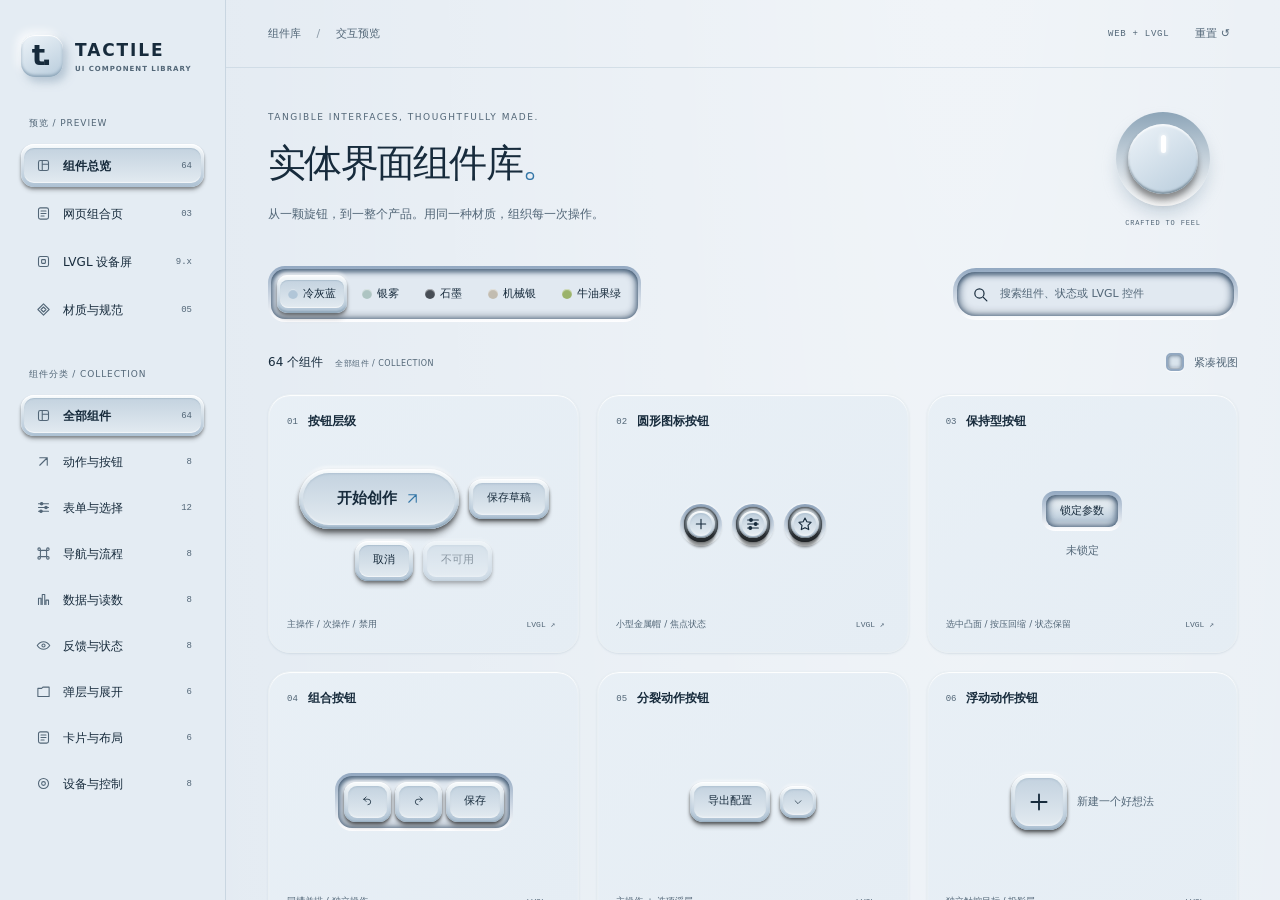
<file: index.html>
<!doctype html><html lang="zh-CN"><head><meta charset="utf-8"><meta name="viewport" content="width=device-width,initial-scale=1"><link rel="icon" href="assets/favicon.svg" type="image/svg+xml"><meta http-equiv="refresh" content="0;url=assets/index.html"><title>实体触感组件库</title></head><body><a href="assets/index.html">打开实体触感组件库</a></body></html>
</file>
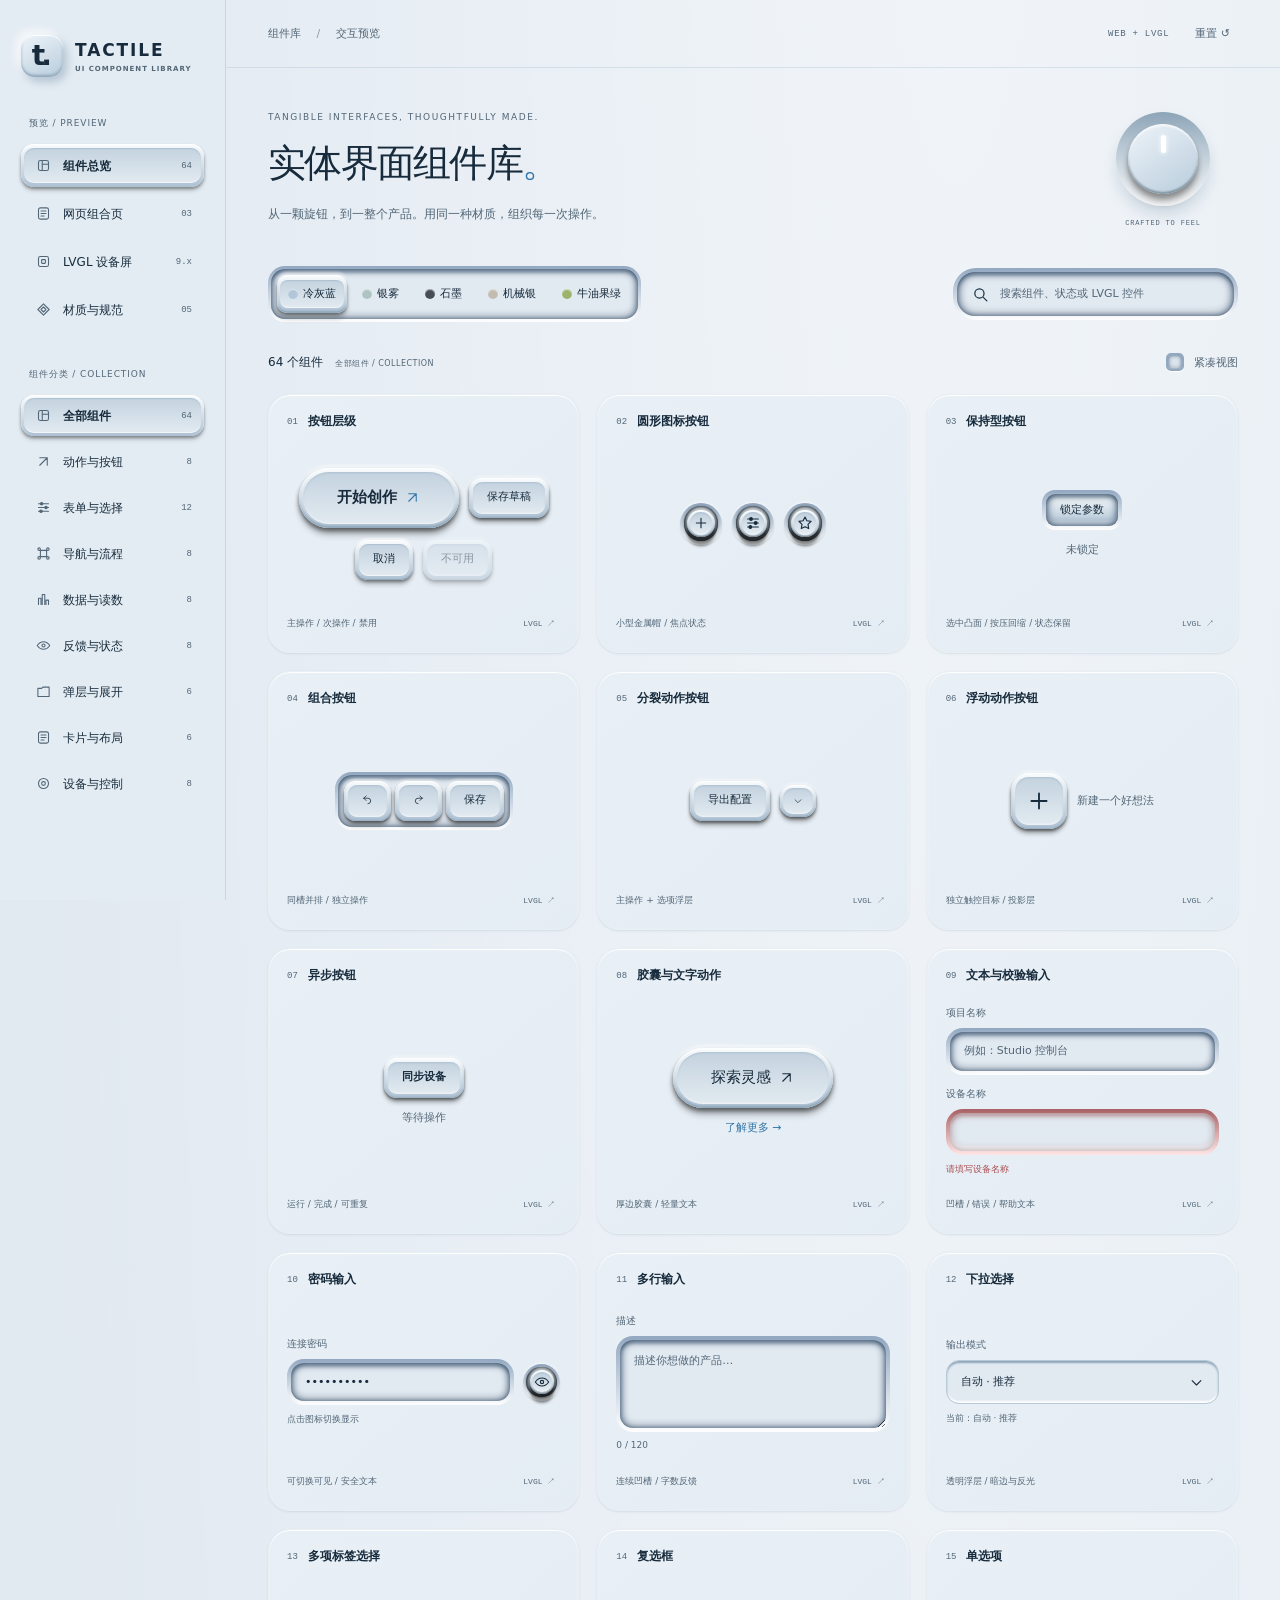
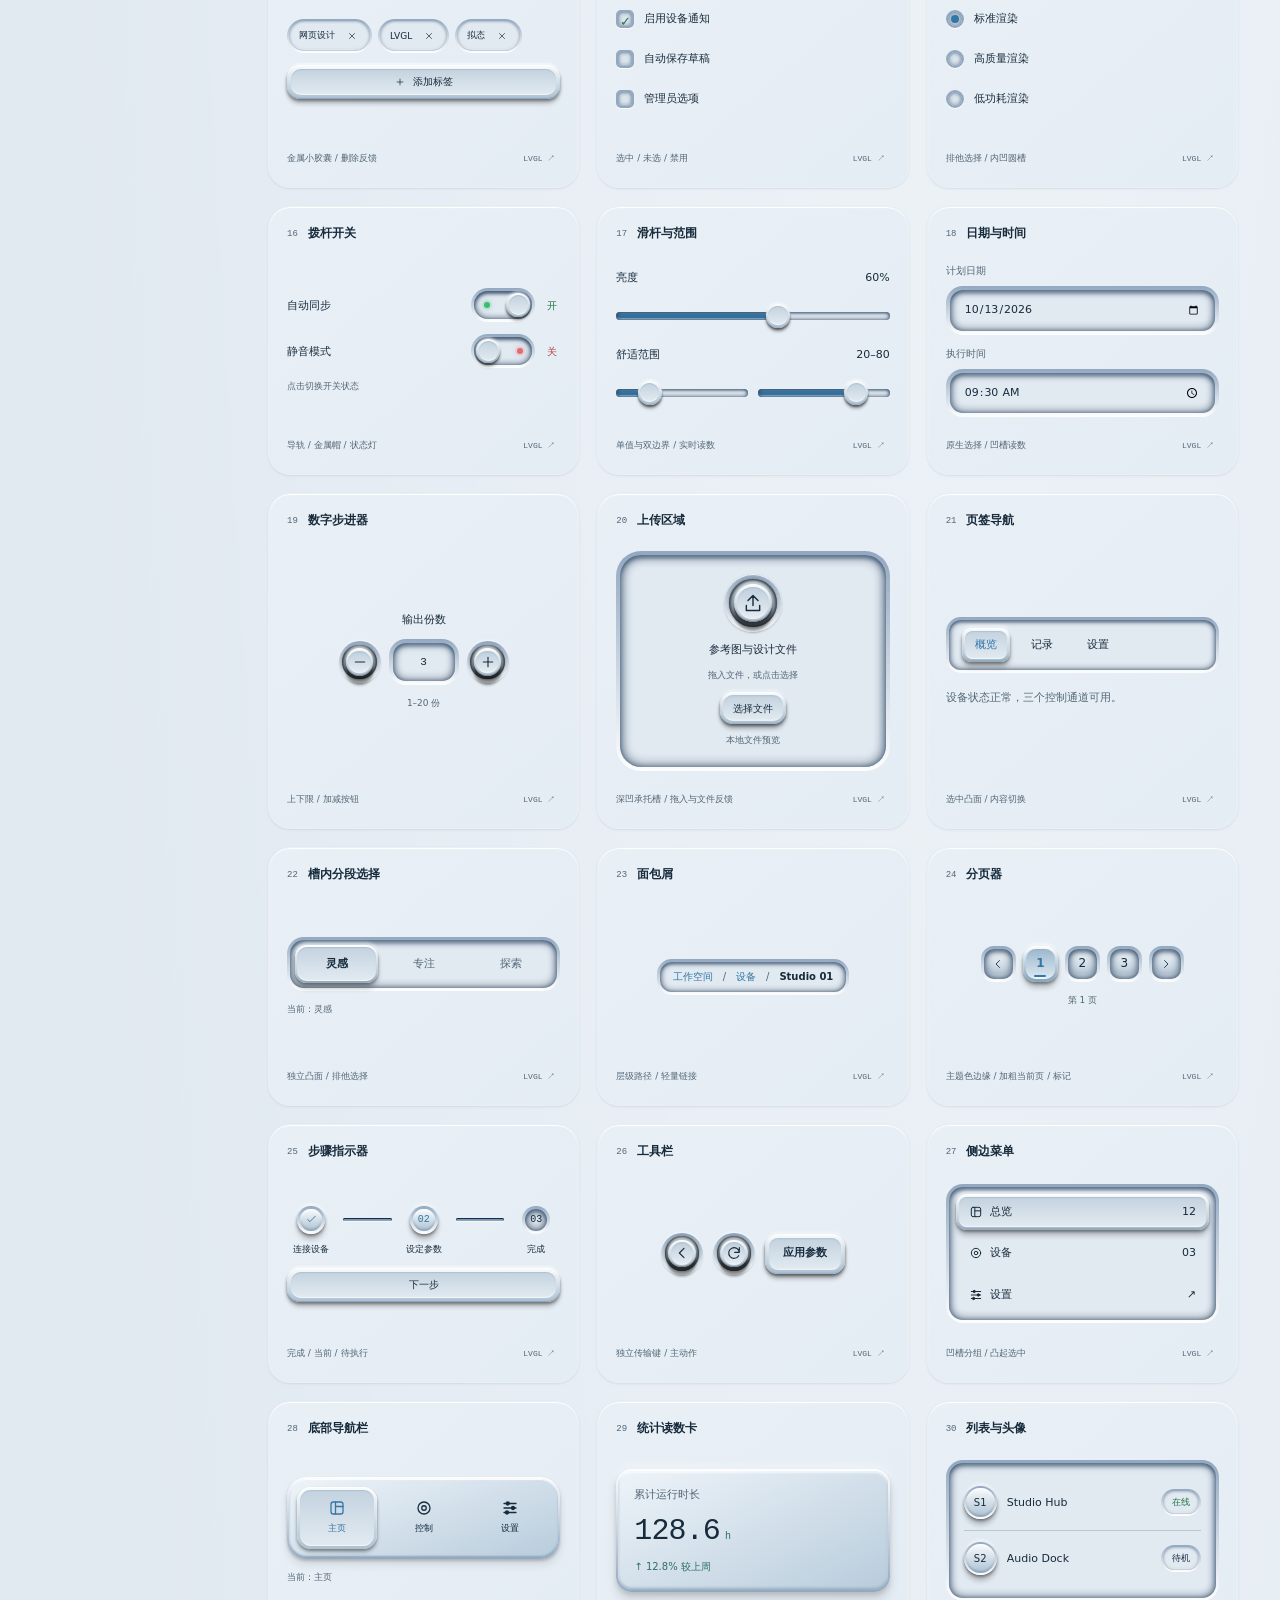
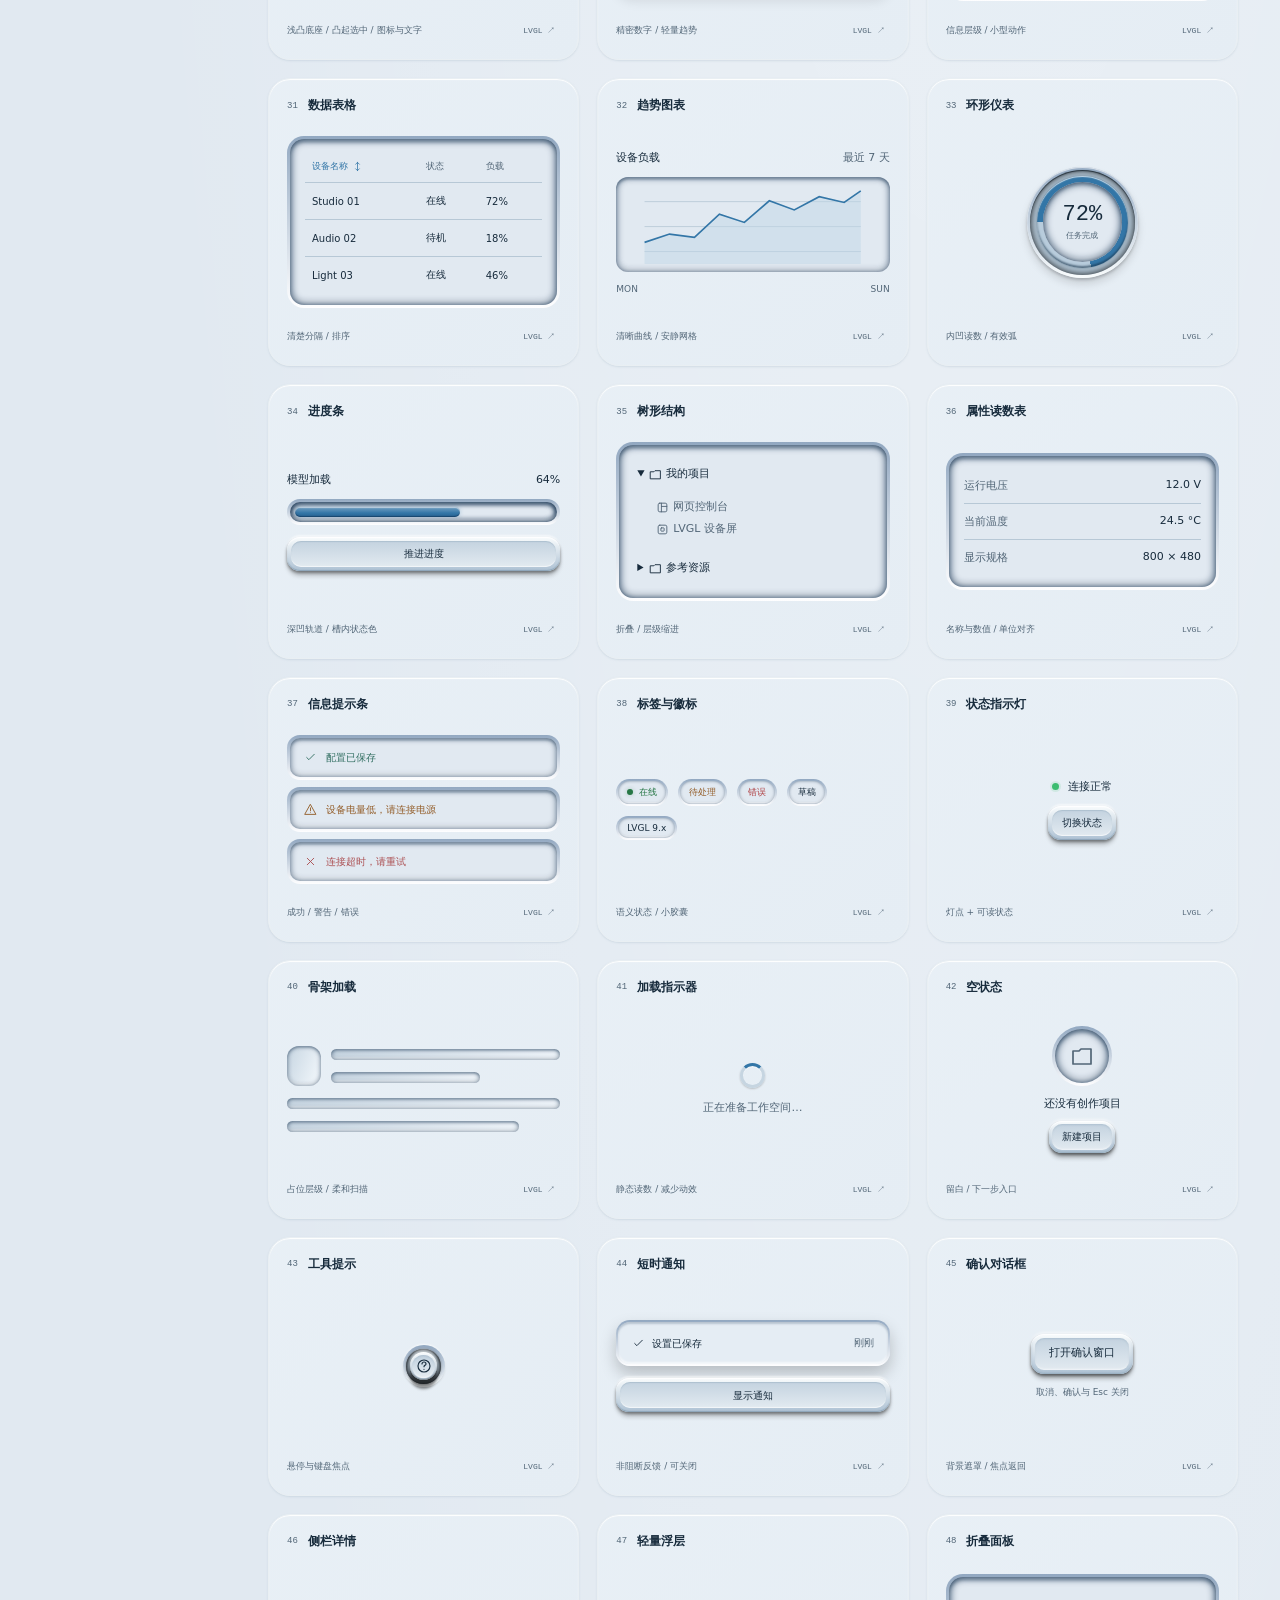
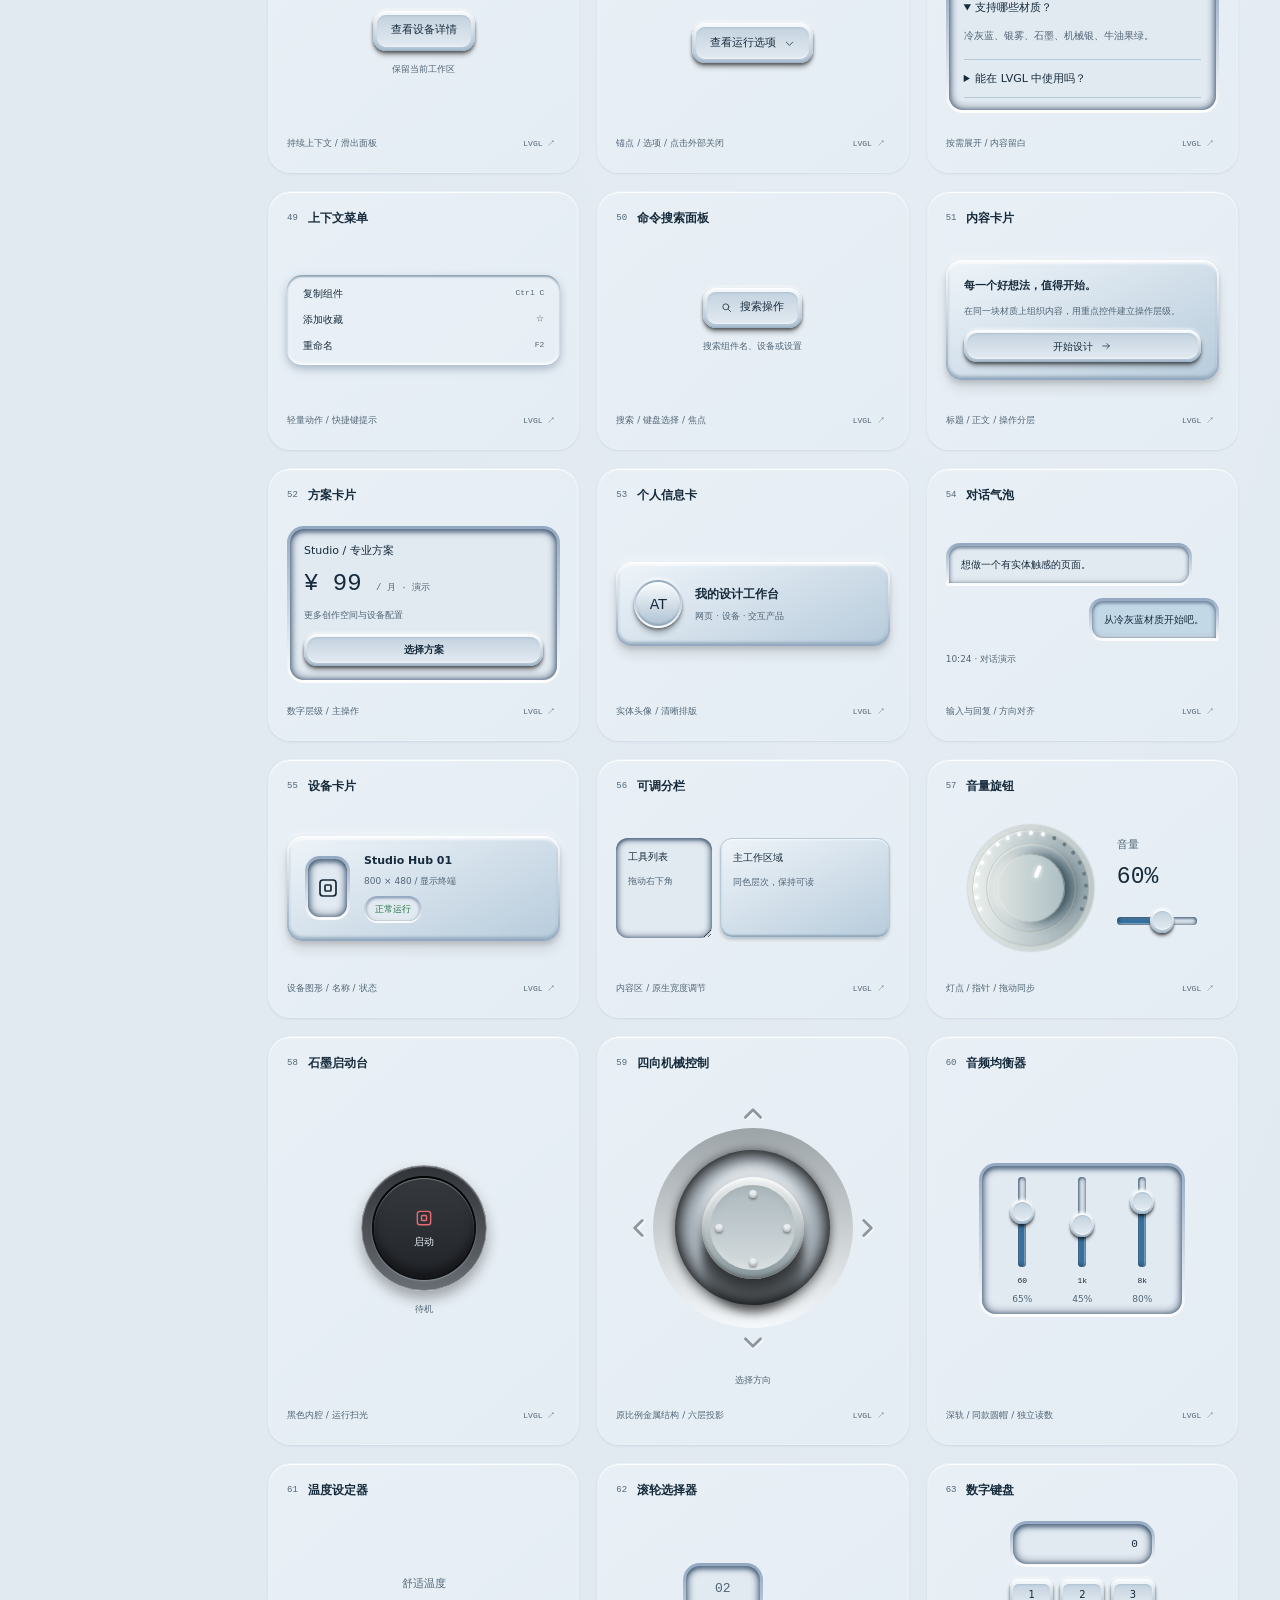
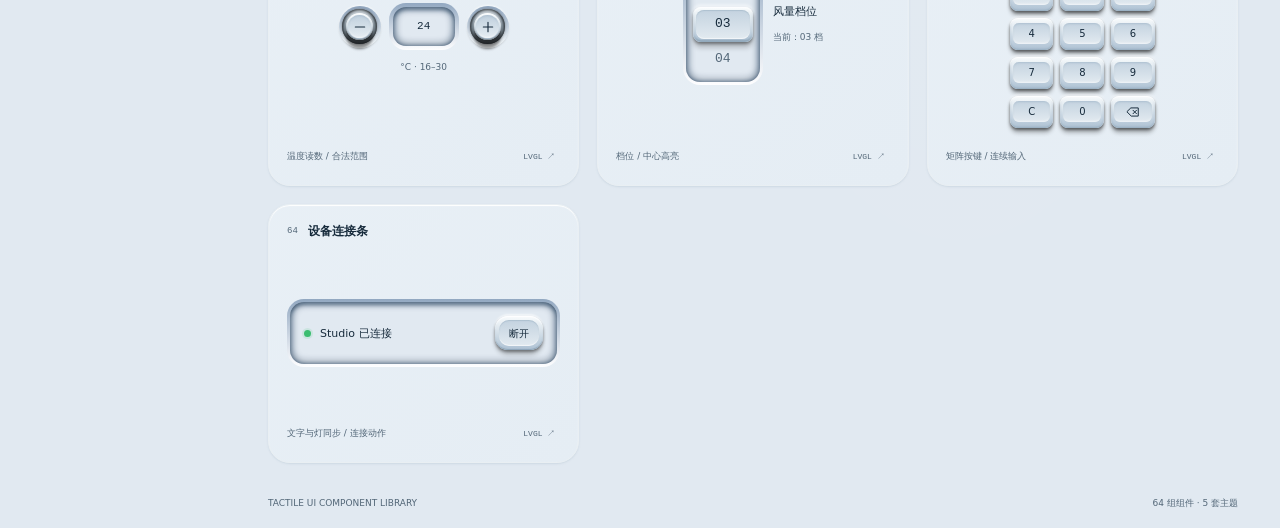
<file: assets/index.html>
<!doctype html>
<html lang="zh-CN" data-theme="blue">
<head>
  <meta charset="utf-8"><meta name="viewport" content="width=device-width,initial-scale=1">
  <meta name="description" content="TACTILE 实体触感组件库，包含 64 组组件、5 套主题、网页示例与 800×480 屏幕预览。">
  <title>TACTILE — 网页与 LVGL 组件库</title>
  <link rel="icon" href="favicon.svg" type="image/svg+xml">
  <link rel="stylesheet" href="studio.css?v=6"><link rel="stylesheet" href="materials.css?v=6"><link rel="stylesheet" href="recessed-controls.css?v=6"><link rel="stylesheet" href="component-materials.css?v=6"><script src="icons.js?v=6" defer></script><script src="recessed-controls.js?v=6" defer></script><script src="component-catalog.js?v=6" defer></script><script src="studio.js?v=6" defer></script>
</head>
<body>
<a class="skip-link" href="#main">跳到主要内容</a>
<aside class="sidebar">
  <a href="#" class="brand"><span class="brand-symbol">t.</span><span>TACTILE<small>UI COMPONENT LIBRARY</small></span></a>
  <div class="sidebar-label">预览 / PREVIEW</div>
  <nav id="view-nav" aria-label="预览类型">
    <button class="nav-item active" data-view="components" aria-pressed="true"><span>◫</span>组件总览<small id="nav-count">64</small></button>
    <button class="nav-item" data-view="pages" aria-pressed="false"><span>▤</span>网页组合页<small>03</small></button>
    <button class="nav-item" data-view="device" aria-pressed="false"><span>▣</span>LVGL 设备屏<small>9.x</small></button>
    <button class="nav-item" data-view="tokens" aria-pressed="false"><span>◈</span>材质与规范<small>05</small></button>
  </nav>
  <div class="sidebar-label">组件分类 / COLLECTION</div>
  <nav id="category-nav" aria-label="组件分类"></nav>
</aside>
<div class="workspace">
  <header class="topbar"><span class="crumb">组件库 <span>/</span> 交互预览</span><div class="top-actions"><span class="tiny-tag">WEB + LVGL</span><button class="plain-btn" id="reset-demo">重置 ↺</button></div></header>
  <main id="main">
    <header class="hero"><div><p class="overline">TANGIBLE INTERFACES, THOUGHTFULLY MADE.</p><h1 id="view-title">实体界面组件库<span>。</span></h1><p id="view-description">从一颗旋钮，到一整个产品。用同一种材质，组织每一次操作。</p></div><div class="hero-mark" aria-hidden="true"><div class="hero-rim"><div class="hero-cap"><i></i></div></div><span>CRAFTED TO FEEL</span></div></header>
    <section class="control-bar" aria-label="预览控制">
      <div class="themes" role="group" aria-label="材质选择"><button data-theme-value="blue" aria-pressed="true"><i class="swatch blue"></i>冷灰蓝</button><button data-theme-value="silver" aria-pressed="false"><i class="swatch silver"></i>银雾</button><button data-theme-value="graphite" aria-pressed="false"><i class="swatch graphite"></i>石墨</button><button data-theme-value="warm" aria-pressed="false"><i class="swatch warm"></i>机械银</button><button data-theme-value="avocado" aria-pressed="false"><i class="swatch avocado"></i>牛油果绿</button></div>
      <label class="searchbox"><span aria-hidden="true">⌕</span><input id="component-search" type="search" placeholder="搜索组件、状态或 LVGL 控件" aria-label="搜索组件"></label>
    </section>
    <section id="components-view" class="view"><div class="collection-bar"><div><strong id="result-count">64 个组件</strong><span id="active-category">全部组件 / ALL COMPONENTS</span></div><label class="mobile-category-label"><span class="sr-only">组件分类</span><select id="mobile-category" class="select" aria-label="组件分类"></select></label><label class="compact-control check-label"><input id="compact-toggle" type="checkbox">紧凑视图</label></div><div id="component-grid" class="component-grid"></div><div id="no-results" class="no-results" hidden>没有找到匹配的组件。换个关键词试试。</div></section>
    <section id="pages-view" class="view" hidden><div class="page-tabs segmented" role="group" aria-label="网页示例"><button data-page="dashboard" aria-pressed="true">设备仪表台</button><button data-page="assistant" aria-pressed="false">创作工作台</button><button data-page="settings" aria-pressed="false">产品设置页</button></div><div id="page-preview"></div></section>
    <section id="device-view" class="view" hidden>
      <div class="device-tools"><div class="segmented" role="group" aria-label="设备页面"><button data-device-page="control" aria-pressed="true">设备控制</button><button data-device-page="settings" aria-pressed="false">系统设置</button><button data-device-page="audio" aria-pressed="false">音频面板</button></div><label class="check-label"><input id="device-pixel" type="checkbox">按 1:1 像素显示</label></div>
      <div class="device-scroll"><div class="device-frame"><div class="device-screen" id="device-screen"></div></div></div>
      <div class="device-caption"><span>800 × 480 · 浏览器预览</span><span>LVGL 9.x</span></div>
      <div class="mapping-panel"><h2>LVGL 开发资源</h2><p>下载样式起点与页面示例，查看控件映射和适配文档。</p><div class="row wrap"><a class="btn" href="lvgl/tactile_theme.h" download>下载头文件 ↓</a><a class="btn" href="lvgl/tactile_theme.c" download>下载样式与示例 ↓</a><a class="text-link" href="../references/lvgl-design.md" target="_blank" rel="noopener">适配文档 ↗</a></div></div>
    </section>
    <section id="tokens-view" class="view" hidden><div id="token-preview"></div></section>
    <footer class="studio-footer"><span>TACTILE UI COMPONENT LIBRARY</span><span>64 组组件 · 5 套主题</span></footer>
  </main>
</div>
<dialog id="demo-dialog" class="modal"><div class="modal-heading"><h2 id="dialog-title">操作确认</h2><button class="icon-btn" data-close-dialog aria-label="关闭对话框">×</button></div><div id="dialog-content"></div><div id="dialog-actions" class="modal-actions"></div></dialog>
<div id="drawer-backdrop" class="drawer-backdrop" hidden></div><aside id="demo-drawer" class="drawer" role="dialog" aria-modal="true" aria-labelledby="drawer-title" hidden><div class="modal-heading"><h2 id="drawer-title">设备详情</h2><button class="icon-btn" id="close-drawer" aria-label="关闭侧栏">×</button></div><div class="drawer-body"><span class="badge success">运行正常</span><h3>Studio Hub 01</h3><p>显示规格、设备参数与连接状态。</p><dl class="property-list"><div><dt>设备型号</dt><dd>TH-800</dd></div><div><dt>显示分辨率</dt><dd>800 × 480</dd></div><div><dt>接口状态</dt><dd>已连接</dd></div></dl><button class="btn primary" data-toast="示例配置已保存">保存配置</button></div></aside>
<div id="toast-stack" class="toast-stack" aria-live="polite" aria-atomic="false"></div>
</body>
</html>
</file>
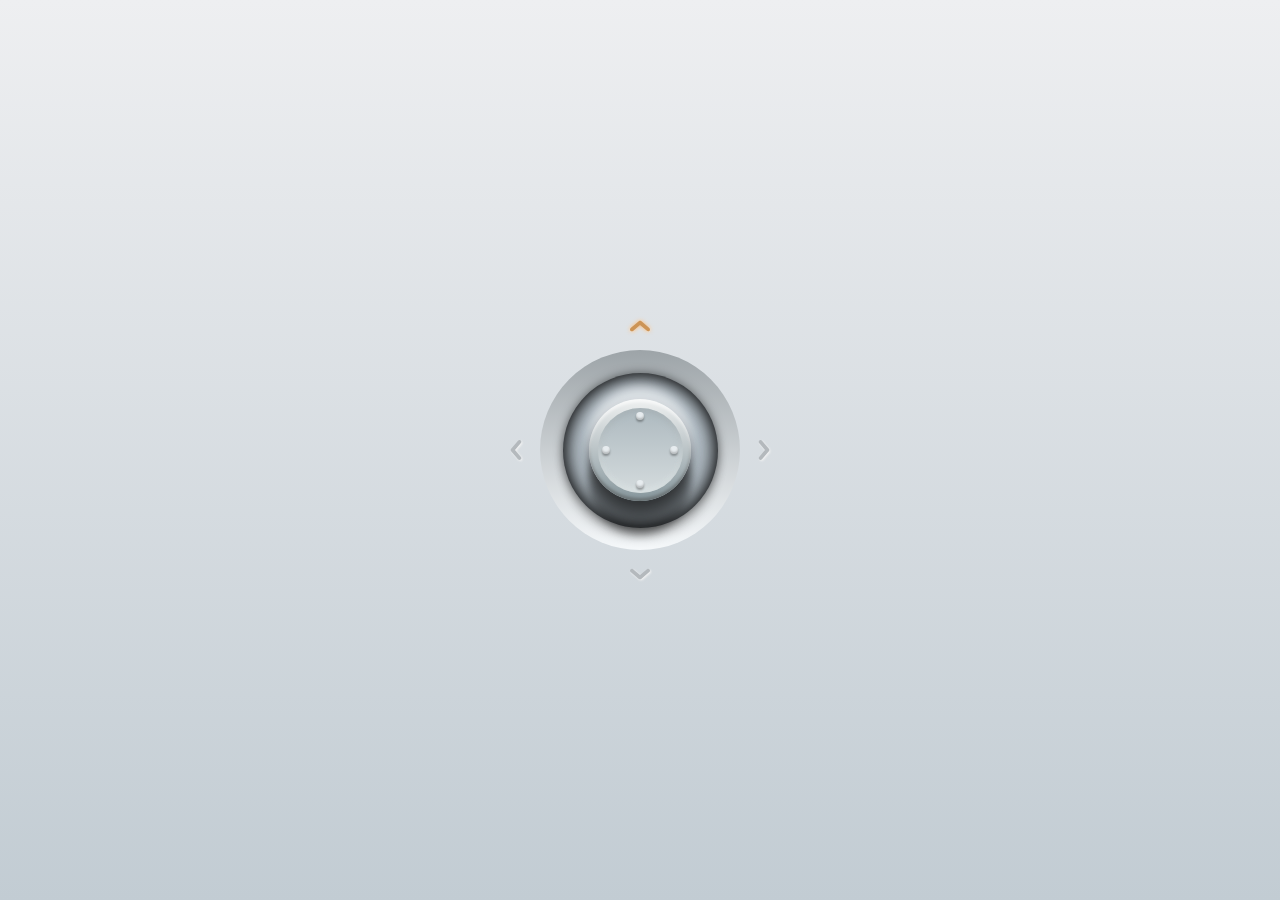
<file: references/originals/direction-knob/index.html>
<!DOCTYPE html>
<html lang="en">
<head>
    <meta charset="UTF-8">
    <title></title>

    <meta name="viewport" content="width=device-width, initial-scale=1.0">

    <link href="css/styles.css" rel="stylesheet">
</head>
<body>
    <div class="touch">
        <div class="t1"></div>
        <div class="t2"></div>
        <div class="t3"></div>
        <div class="t4"></div>
    </div>

    <div class="container">
        <div class="around">
            <div class="handle">
                <div class="button-wrapper">
                    <div class="inside">
                        <div class="dot"></div>
                        <div class="dot"></div>
                        <div class="dot"></div>
                        <div class="dot"></div>
                    </div>
                </div>
            </div>
        </div>

        <svg class="icon active" viewBox="0 0 1024 1024"><path d="M512 330.666667c14.933333 0 29.866667 4.266667 40.533333 14.933333l277.33333399 234.666667c27.733333 23.466667 29.866667 64 8.53333301 89.6-23.466667 27.733333-64 29.866667-89.6 8.53333299L512 477.866667l-236.8 200.53333299c-27.733333 23.466667-68.266667 19.19999999-89.6-8.53333299-23.466667-27.733333-19.19999999-68.266667 8.53333301-89.6l277.33333399-234.666667c10.666667-10.666667 25.6-14.933333 40.533333-14.933333z"></path></svg>
        <svg class="icon" viewBox="0 0 200 200" fill="none" xmlns="http://www.w3.org/2000/svg">
            <path d="M135.417 100C135.417 102.917 134.583 105.833 132.5 107.917L86.6667 162.083C82.0833 167.5 74.1667 167.917 69.1667 163.75C63.75 159.167 63.3333 151.25 67.5 146.25L106.667 100L67.5 53.75C62.9167 48.3333 63.75 40.4167 69.1667 36.25C74.5833 31.6667 82.5 32.5 86.6667 37.9167L132.5 92.0833C134.583 94.1667 135.417 97.0833 135.417 100Z"/>
        </svg>
        <svg class="icon" viewBox="0 0 200 200" fill="none" xmlns="http://www.w3.org/2000/svg">
            <path d="M100 135.417C97.0833 135.417 94.1667 134.583 92.0833 132.5L37.9167 86.6667C32.5 82.0833 32.0833 74.1667 36.25 69.1667C40.8333 63.75 48.75 63.3333 53.75 67.5L100 106.667L146.25 67.5C151.667 62.9167 159.583 63.75 163.75 69.1667C168.333 74.5833 167.5 82.5 162.083 86.6667L107.917 132.5C105.833 134.583 102.917 135.417 100 135.417Z"/>
        </svg>
        <svg class="icon" viewBox="0 0 200 200" fill="none" xmlns="http://www.w3.org/2000/svg">
            <path d="M64.5833 100C64.5833 97.0833 65.4167 94.1667 67.5 92.0833L113.333 37.9167C117.917 32.5 125.833 32.0833 130.833 36.25C136.25 40.8333 136.667 48.75 132.5 53.75L93.3333 100L132.5 146.25C137.083 151.667 136.25 159.583 130.833 163.75C125.417 168.333 117.5 167.5 113.333 162.083L67.5 107.917C65.4167 105.833 64.5833 102.917 64.5833 100Z"/>
        </svg>
    </div>
</body>
</html>
</file>
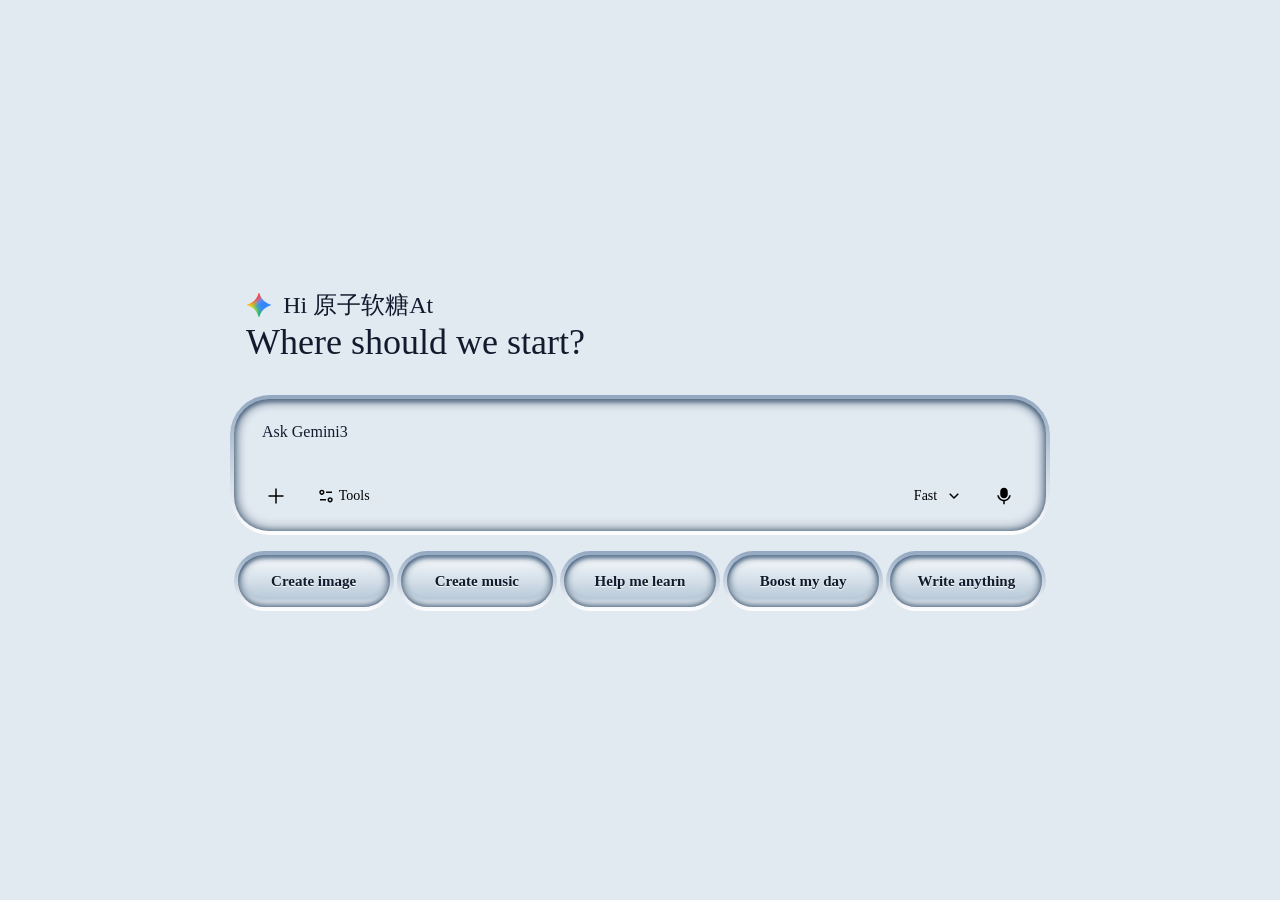
<file: references/originals/gemini-ui/index.html>
<!DOCTYPE html>
<html lang="en">
<head>
    <meta charset="UTF-8">
    <title></title>

    <meta name="viewport" content="width=device-width, initial-scale=1.0">

    <link href="css/styles.css" rel="stylesheet">
</head>
<body>
<section class="main">
    <div class="header">
        <div class="des">
            <img class="icon" src="imgs/icon.svg">
            <span class="text">Hi 原子软糖At</span>
        </div>
        <div class="title">Where should we start?</div>
    </div>

    <div class="chat">
        <div class="chat-inside">
            <input class="chat-input" type="text" placeholder="Ask Gemini3">

            <div class="chat-row">
                <div class="left">
                    <div class="list">
                        <div class="btn-mini add-btn">
                            <svg xmlns="http://www.w3.org/2000/svg" viewBox="0 0 24 24" fill="currentColor"><path d="M11 11.0001L11 2.0005L13 2.00049L13 11.0001L22.0001 10.9999L22.0002 12.9999L13 13.0001L13.0001 22L11.0001 22L11.0001 13.0001L2.00004 13.0003L2 11.0003L11 11.0001Z"></path></svg>
                        </div>

                        <div class="list-menu">
                            <div class="type">
                                <svg xmlns="http://www.w3.org/2000/svg" viewBox="0 0 24 24" fill="currentColor"><path d="M17.6567 14.8284L16.2425 13.4142L17.6567 12C19.2188 10.4379 19.2188 7.90524 17.6567 6.34314C16.0946 4.78105 13.5619 4.78105 11.9998 6.34314L10.5856 7.75736L9.17139 6.34314L10.5856 4.92893C12.9287 2.58578 16.7277 2.58578 19.0709 4.92893C21.414 7.27208 21.414 11.0711 19.0709 13.4142L17.6567 14.8284ZM14.8282 17.6569L13.414 19.0711C11.0709 21.4142 7.27189 21.4142 4.92875 19.0711C2.5856 16.7279 2.5856 12.9289 4.92875 10.5858L6.34296 9.17157L7.75717 10.5858L6.34296 12C4.78086 13.5621 4.78086 16.0948 6.34296 17.6569C7.90506 19.2189 10.4377 19.2189 11.9998 17.6569L13.414 16.2426L14.8282 17.6569ZM14.8282 7.75736L16.2425 9.17157L9.17139 16.2426L7.75717 14.8284L14.8282 7.75736Z"></path></svg>
                                <span class="type-text">Upload files</span>
                            </div>
                            <div class="type">
                                <svg xmlns="http://www.w3.org/2000/svg" viewBox="0 0 24 24" fill="currentColor"><path d="M9.09742 6.15015L4.31009 14.4431L6.06471 17.4746L10.8502 9.18597L9.09742 6.15015ZM7.79701 18.4742H17.3651L19.1162 15.44H9.54877L7.79701 18.4742ZM19.1109 13.44L14.3252 5.15002H10.8294L15.6156 13.44H19.1109ZM8.52 3.15002H15.48L22 14.4444L18.52 20.4742H5.49L2 14.4444L8.52 3.15002ZM12.0049 11.186L10.7035 13.44H13.3062L12.0049 11.186Z"></path></svg>
                                <span class="type-text">Add from Drive</span>
                            </div>
                            <div class="type">
                                <svg xmlns="http://www.w3.org/2000/svg" viewBox="0 0 24 24" fill="currentColor"><path d="M16.5 3C19.5376 3 22 5.5 22 9C22 16 14.5 20 12 21.5C9.5 20 2 16 2 9C2 5.5 4.5 3 7.5 3C9.35997 3 11 4 12 5C13 4 14.64 3 16.5 3ZM12.9339 18.6038C13.8155 18.0485 14.61 17.4955 15.3549 16.9029C18.3337 14.533 20 11.9435 20 9C20 6.64076 18.463 5 16.5 5C15.4241 5 14.2593 5.56911 13.4142 6.41421L12 7.82843L10.5858 6.41421C9.74068 5.56911 8.5759 5 7.5 5C5.55906 5 4 6.6565 4 9C4 11.9435 5.66627 14.533 8.64514 16.9029C9.39 17.4955 10.1845 18.0485 11.0661 18.6038C11.3646 18.7919 11.6611 18.9729 12 19.1752C12.3389 18.9729 12.6354 18.7919 12.9339 18.6038Z"></path></svg>
                                <span class="type-text">一键三连</span>
                            </div>
                            <div class="type">
                                <svg xmlns="http://www.w3.org/2000/svg" viewBox="0 0 24 24" fill="currentColor"><path d="M12 4C16.4183 4 20 7.58172 20 12C20 16.4183 16.4183 20 12 20H7.69043C8.59297 19.0595 9.21538 17.8481 9.42355 16.5H12C14.4853 16.5 16.5 14.4853 16.5 12C16.5 9.51472 14.4853 7.5 12 7.5C9.51472 7.5 7.5 9.51472 7.5 12V15.5C7.5 17.6416 6.00399 19.4338 4 19.8885V12C4 7.58172 7.58172 4 12 4ZM12 22C17.5228 22 22 17.5228 22 12C22 6.47715 17.5228 2 12 2C6.47715 2 2 6.47715 2 12V22H12ZM9.5 14.5V12C9.5 10.6193 10.6193 9.5 12 9.5C13.3807 9.5 14.5 10.6193 14.5 12C14.5 13.3807 13.3807 14.5 12 14.5H9.5Z"></path></svg>
                                <span class="type-text">NotebookLM</span>
                            </div>
                        </div>
                    </div>

                    <div class="list">
                        <div class="btn-mini tools-btn">
                            <svg xmlns="http://www.w3.org/2000/svg" viewBox="0 0 24 24" fill="currentColor"><path d="M5 7C5 6.17157 5.67157 5.5 6.5 5.5C7.32843 5.5 8 6.17157 8 7C8 7.82843 7.32843 8.5 6.5 8.5C5.67157 8.5 5 7.82843 5 7ZM6.5 3.5C4.567 3.5 3 5.067 3 7C3 8.933 4.567 10.5 6.5 10.5C8.433 10.5 10 8.933 10 7C10 5.067 8.433 3.5 6.5 3.5ZM12 8H20V6H12V8ZM16 17C16 16.1716 16.6716 15.5 17.5 15.5C18.3284 15.5 19 16.1716 19 17C19 17.8284 18.3284 18.5 17.5 18.5C16.6716 18.5 16 17.8284 16 17ZM17.5 13.5C15.567 13.5 14 15.067 14 17C14 18.933 15.567 20.5 17.5 20.5C19.433 20.5 21 18.933 21 17C21 15.067 19.433 13.5 17.5 13.5ZM4 16V18H12V16H4Z"></path></svg>
                            <span>Tools</span>
                        </div>

                        <div class="list-menu tools">
                            <div class="type">
                                <svg xmlns="http://www.w3.org/2000/svg" viewBox="0 0 24 24" fill="currentColor"><path d="M15.9991 2.99995C19.3131 2.99995 22 5.69516 22 8.9941V21H8.00099C4.68693 21 2.00001 18.3048 2.00001 15.0058V10.6572C2.62568 10.8784 3.29859 11 4.00001 11C7.31372 11 10 8.31367 10 4.99995C10 4.29854 9.87844 3.62562 9.65724 2.99995H15.9991ZM8.00002 13H10V11H8.00002V13ZM14 13H16V11H14V13ZM3.52931 1.31928C3.70584 0.89349 4.29418 0.893492 4.47071 1.31928L4.72364 1.93061C5.15555 2.9734 5.96155 3.80612 6.97462 4.25679L7.6924 4.57612C8.10268 4.75894 8.10263 5.35615 7.6924 5.53902L6.93263 5.87691C5.94498 6.31619 5.15339 7.11941 4.71388 8.12789L4.46681 8.69332C4.28636 9.10745 3.71366 9.10745 3.53321 8.69332L3.28614 8.12789C2.84661 7.11942 2.05506 6.31619 1.06739 5.87691L0.307623 5.53902C-0.102517 5.35615 -0.102565 4.75894 0.307623 4.57612L1.0254 4.25679C2.03845 3.80613 2.84446 2.97343 3.27638 1.93061L3.52931 1.31928Z"></path></svg>
                                <span class="type-text">Create image</span>
                            </div>
                            <div class="type">
                                <svg xmlns="http://www.w3.org/2000/svg" viewBox="0 0 24 24" fill="currentColor"><path d="M20.4668 8.69379L20.7134 8.12811C21.1529 7.11947 21.9445 6.31641 22.9323 5.87708L23.6919 5.53922C24.1027 5.35653 24.1027 4.75881 23.6919 4.57612L22.9748 4.25714C21.9616 3.80651 21.1558 2.97373 20.7238 1.93083L20.4706 1.31953C20.2942 0.893489 19.7058 0.893489 19.5293 1.31953L19.2761 1.93083C18.8442 2.97373 18.0384 3.80651 17.0252 4.25714L16.308 4.57612C15.8973 4.75881 15.8973 5.35653 16.308 5.53922L17.0677 5.87708C18.0555 6.31641 18.8471 7.11947 19.2866 8.12811L19.5331 8.69379C19.7136 9.10792 20.2864 9.10792 20.4668 8.69379ZM12 2C6.47715 2 2 6.47715 2 12C2 17.5228 6.47715 22 12 22C17.5228 22 22 17.5228 22 12C22 11.5975 21.9762 11.2002 21.9298 10.8094L19.9437 11.0452C19.9809 11.3579 20 11.6765 20 12C20 12.9012 19.851 13.7676 19.5762 14.5759L15.7073 10.707C15.3168 10.3164 14.6836 10.3164 14.2931 10.707L6.86516 18.1349C5.11372 16.6674 4 14.4637 4 12C4 7.58172 7.58172 4 12 4C12.6919 4 13.3618 4.0876 14 4.25179L14.4983 2.31487C13.6987 2.10914 12.8614 2 12 2ZM9 12C10.1046 12 11 11.1046 11 10C11 8.89543 10.1046 8 9 8C7.89543 8 7 8.89543 7 10C7 11.1046 7.89543 12 9 12Z"></path></svg>
                                <span class="type-text">Canvas</span>
                            </div>
                            <div class="type">
                                <svg xmlns="http://www.w3.org/2000/svg" viewBox="0 0 24 24" fill="currentColor"><path d="M11 1.99964C11.2639 1.99964 11.525 2.01348 11.7832 2.03578C11.4424 2.63427 11.202 3.29716 11.084 4.0016C11.056 4.00127 11.028 3.99965 11 3.99965C7.13263 3.99965 4.00021 7.13233 4 10.9997C4 14.8672 7.1325 17.9997 11 17.9997C12.8956 17.9997 14.6148 17.2468 15.875 16.0241L16.0244 15.8747C17.247 14.6145 18 12.8951 18 10.9997C18 10.9714 17.9974 10.9429 17.9971 10.9147C18.7018 10.7968 19.3642 10.5563 19.9629 10.2155C19.9852 10.4739 20 10.7355 20 10.9997C20 13.1235 19.2632 15.077 18.0312 16.6169L22.3135 20.8991L20.8994 22.3132L16.6172 18.0309C15.0773 19.263 13.124 19.9997 11 19.9997C6.032 19.9997 2 15.9677 2 10.9997C2.00021 6.03182 6.03213 1.99964 11 1.99964ZM16.5293 1.31898C16.7059 0.893192 17.2942 0.89318 17.4707 1.31898L17.7236 1.93031C18.1556 2.9731 18.9616 3.80582 19.9746 4.25648L20.6924 4.57582C21.1026 4.75864 21.1026 5.35584 20.6924 5.53871L19.9326 5.8766C18.9449 6.31588 18.1534 7.11911 17.7139 8.12758L17.4668 8.69302C17.2864 9.10715 16.7137 9.10715 16.5332 8.69302L16.2871 8.12758C15.8476 7.11895 15.0552 6.31593 14.0674 5.8766L13.3076 5.53871C12.8974 5.35585 12.8974 4.75863 13.3076 4.57582L14.0254 4.25648C15.0385 3.80582 15.8445 2.97312 16.2764 1.93031L16.5293 1.31898Z"></path></svg>
                                <span class="type-text">Deep research</span>
                            </div>
                            <div class="type">
                                <svg xmlns="http://www.w3.org/2000/svg" viewBox="0 0 24 24" fill="currentColor"><path d="M12 13.5351V3H20V6H14V17C14 19.2091 12.2091 21 10 21C7.79086 21 6 19.2091 6 17C6 14.7909 7.79086 13 10 13C10.7286 13 11.4117 13.1948 12 13.5351Z"></path></svg>
                                <span class="type-text">Create music</span>
                            </div>
                            <div class="type">
                                <svg xmlns="http://www.w3.org/2000/svg" viewBox="0 0 24 24" fill="currentColor"><path d="M2 3.9934C2 3.44476 2.45531 3 2.9918 3H21.0082C21.556 3 22 3.44495 22 3.9934V20.0066C22 20.5552 21.5447 21 21.0082 21H2.9918C2.44405 21 2 20.5551 2 20.0066V3.9934ZM11 5H4V19H11V5ZM13 5V19H20V5H13ZM14 7H19V9H14V7ZM14 10H19V12H14V10Z"></path></svg>
                                <span class="type-text">Guided learning</span>
                            </div>
                        </div>
                    </div>
                </div>

                <div class="right">
                    <div class="list">
                        <div class="btn-mini fast-btn">
                            <span>Fast</span>
                            <svg xmlns="http://www.w3.org/2000/svg" viewBox="0 0 24 24" fill="currentColor"><path d="M11.9999 13.1714L16.9497 8.22168L18.3639 9.63589L11.9999 15.9999L5.63599 9.63589L7.0502 8.22168L11.9999 13.1714Z"></path></svg>
                        </div>

                        <div class="list-menu fast">
                            <div class="type">
                                <span class="type-text">Fast</span>
                                <span class="type-des">Answers quickly</span>
                            </div>
                            <div class="type">
                                <span class="type-text">Thinking</span>
                                <span class="type-des">Solves complex problems</span>
                            </div>
                            <div class="type">
                                <span class="type-text">Pro</span>
                                <span class="type-des">Advanced math and code with 3.1 Pro</span>
                            </div>
                            <div class="type">
                                <span class="type-text">Upgrade to Google AI Plus</span>
                                <span class="type-des">Get access to select Pro features</span>
                            </div>
                        </div>
                    </div>

                    <div class="btn-mini add-btn">
                        <svg xmlns="http://www.w3.org/2000/svg" viewBox="0 0 24 24" fill="currentColor"><path d="M11.9998 1C14.7612 1 16.9998 3.23858 16.9998 6V10C16.9998 12.7614 14.7612 15 11.9998 15C9.23833 15 6.99976 12.7614 6.99976 10V6C6.99976 3.23858 9.23833 1 11.9998 1ZM3.05469 11H5.07065C5.55588 14.3923 8.47329 17 11.9998 17C15.5262 17 18.4436 14.3923 18.9289 11H20.9448C20.4837 15.1716 17.1714 18.4839 12.9998 18.9451V23H10.9998V18.9451C6.82814 18.4839 3.51584 15.1716 3.05469 11Z"></path></svg>
                    </div>
                </div>
            </div>
        </div>
    </div>

    <div class="btn-group">
        <div class="btn-normal">
            <div class="btn-inside">Create image</div>
        </div>
        <div class="btn-normal">
            <div class="btn-inside">Create music</div>
        </div>
        <div class="btn-normal">
            <div class="btn-inside">Help me learn</div>
        </div>
        <div class="btn-normal">
            <div class="btn-inside">Boost my day</div>
        </div>
        <div class="btn-normal">
            <div class="btn-inside">Write anything</div>
        </div>
    </div>
</section>

<script>
    const lists = document.querySelectorAll('.list');

    lists.forEach(list => {
        const btn = list.querySelector('.btn-mini');
        const menu = list.querySelector('.list-menu');

        btn.addEventListener('click', (e) => {
            e.stopPropagation();

            const isOpen = menu.classList.contains('active');

            document.querySelectorAll('.list-menu').forEach(m => m.classList.remove('active'));

            if (!isOpen) {
                menu.classList.add('active');
            }
        });
    });

    document.addEventListener('click', () => {
        document.querySelectorAll('.list-menu').forEach(m => m.classList.remove('active'));
    });
</script>
</body>
</html>
</file>
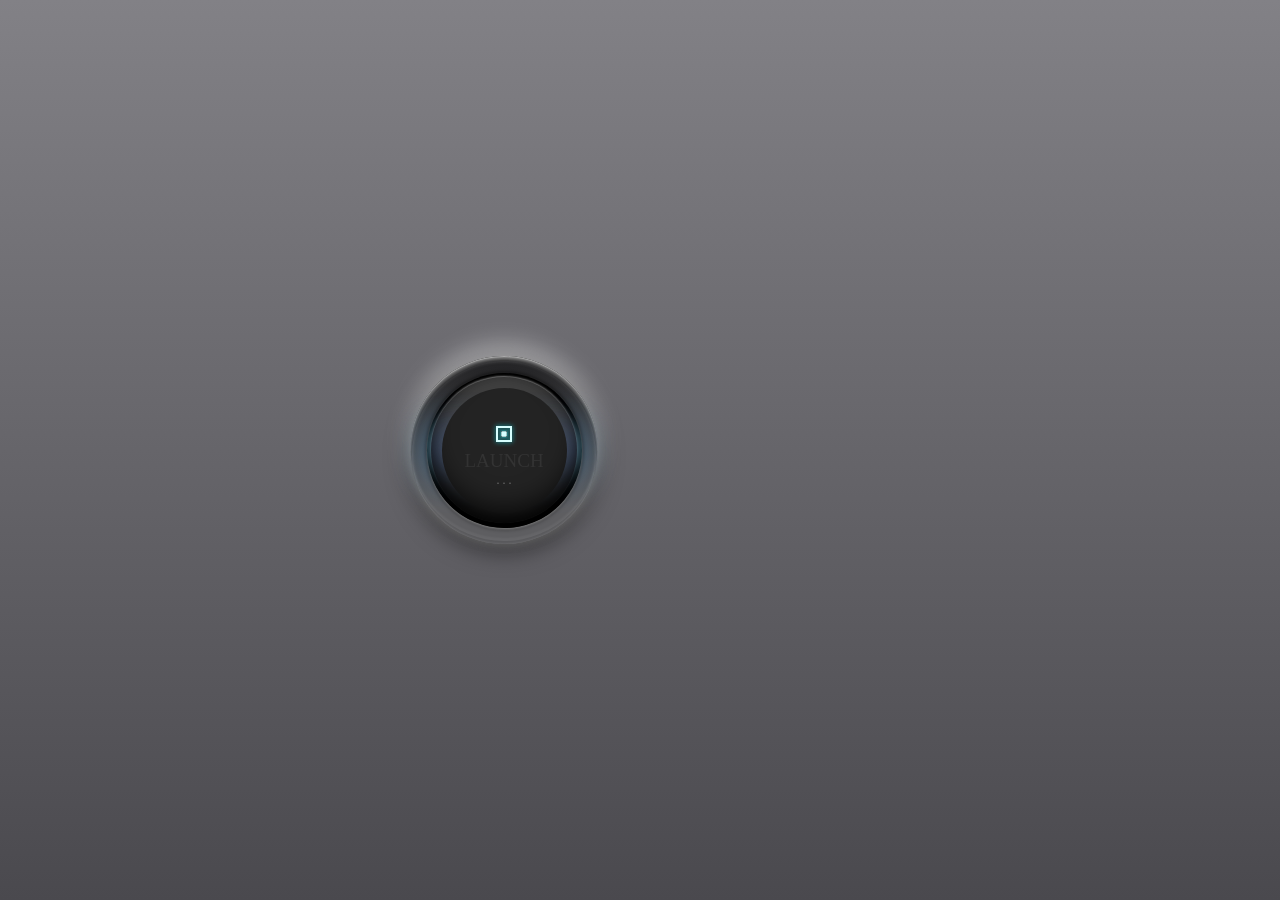
<file: references/originals/launch-start/index.html>
<!DOCTYPE html>
<html lang="en">
<head>
    <meta charset="UTF-8">
    <title></title>

    <meta name="viewport" content="width=device-width, initial-scale=1.0">

    <link href="css/styles.css" rel="stylesheet">
</head>
<body>
<label for="button" class="launch-btn">
    <input id="button" type="checkbox" checked="">

    <div class="back">
        <div class="spot-shadow"></div>

        <div class="mid">
            <div class="spot-main"></div>

            <div class="btn">
                <div class="spot-light"></div>

                <div class="center">
                    <div class="icon">
                        <svg viewBox="0 0 43 43" fill="none" xmlns="http://www.w3.org/2000/svg">
                            <g filter="url(#filter0_d_0_1)">
                                <rect x="10" y="10" width="23" height="23" rx="2" stroke="#BBE7E9" stroke-width="4" shape-rendering="crispEdges"/>
                            </g>
                            <g filter="url(#filter1_d_0_1)">
                                <rect x="17" y="17" width="9" height="9" rx="2" fill="#BBE7E9"/>
                            </g>
                            <defs>
                                <filter id="filter0_d_0_1" x="0" y="0" width="43" height="43" filterUnits="userSpaceOnUse" color-interpolation-filters="sRGB">
                                    <feFlood flood-opacity="0" result="BackgroundImageFix"/>
                                    <feColorMatrix in="SourceAlpha" type="matrix" values="0 0 0 0 0 0 0 0 0 0 0 0 0 0 0 0 0 0 127 0" result="hardAlpha"/>
                                    <feOffset/>
                                    <feGaussianBlur stdDeviation="4"/>
                                    <feComposite in2="hardAlpha" operator="out"/>
                                    <feColorMatrix type="matrix" values="0 0 0 0 0.0837301 0 0 0 0 0.72793 0 0 0 0 0.757212 0 0 0 0.88 0"/>
                                    <feBlend mode="normal" in2="BackgroundImageFix" result="effect1_dropShadow_0_1"/>
                                    <feBlend mode="normal" in="SourceGraphic" in2="effect1_dropShadow_0_1" result="shape"/>
                                </filter>
                                <filter id="filter1_d_0_1" x="11" y="11" width="21" height="21" filterUnits="userSpaceOnUse" color-interpolation-filters="sRGB">
                                    <feFlood flood-opacity="0" result="BackgroundImageFix"/>
                                    <feColorMatrix in="SourceAlpha" type="matrix" values="0 0 0 0 0 0 0 0 0 0 0 0 0 0 0 0 0 0 127 0" result="hardAlpha"/>
                                    <feOffset/>
                                    <feGaussianBlur stdDeviation="3"/>
                                    <feComposite in2="hardAlpha" operator="out"/>
                                    <feColorMatrix type="matrix" values="0 0 0 0 0.124867 0 0 0 0 0.794099 0 0 0 0 0.824519 0 0 0 1 0"/>
                                    <feBlend mode="normal" in2="BackgroundImageFix" result="effect1_dropShadow_0_1"/>
                                    <feBlend mode="normal" in="SourceGraphic" in2="effect1_dropShadow_0_1" result="shape"/>
                                </filter>
                            </defs>
                        </svg>
                    </div>
                    <div class="launch">
                        <div style="--i: 1">L</div>
                        <div style="--i: 2">A</div>
                        <div style="--i: 3">U</div>
                        <div style="--i: 4">N</div>
                        <div style="--i: 5">C</div>
                        <div style="--i: 6">H</div>
                    </div>
                    <div class="start">
                        <div class="text1">START</div>
                        <div class="text2">
                            <span style="--n: 1;">.</span>
                            <span style="--n: 1;">.</span>
                            <span style="--n: 1;">.</span>
                        </div>
                    </div>
                </div>
            </div>
        </div>
    </div>
</label>
</body>
</html>
</file>
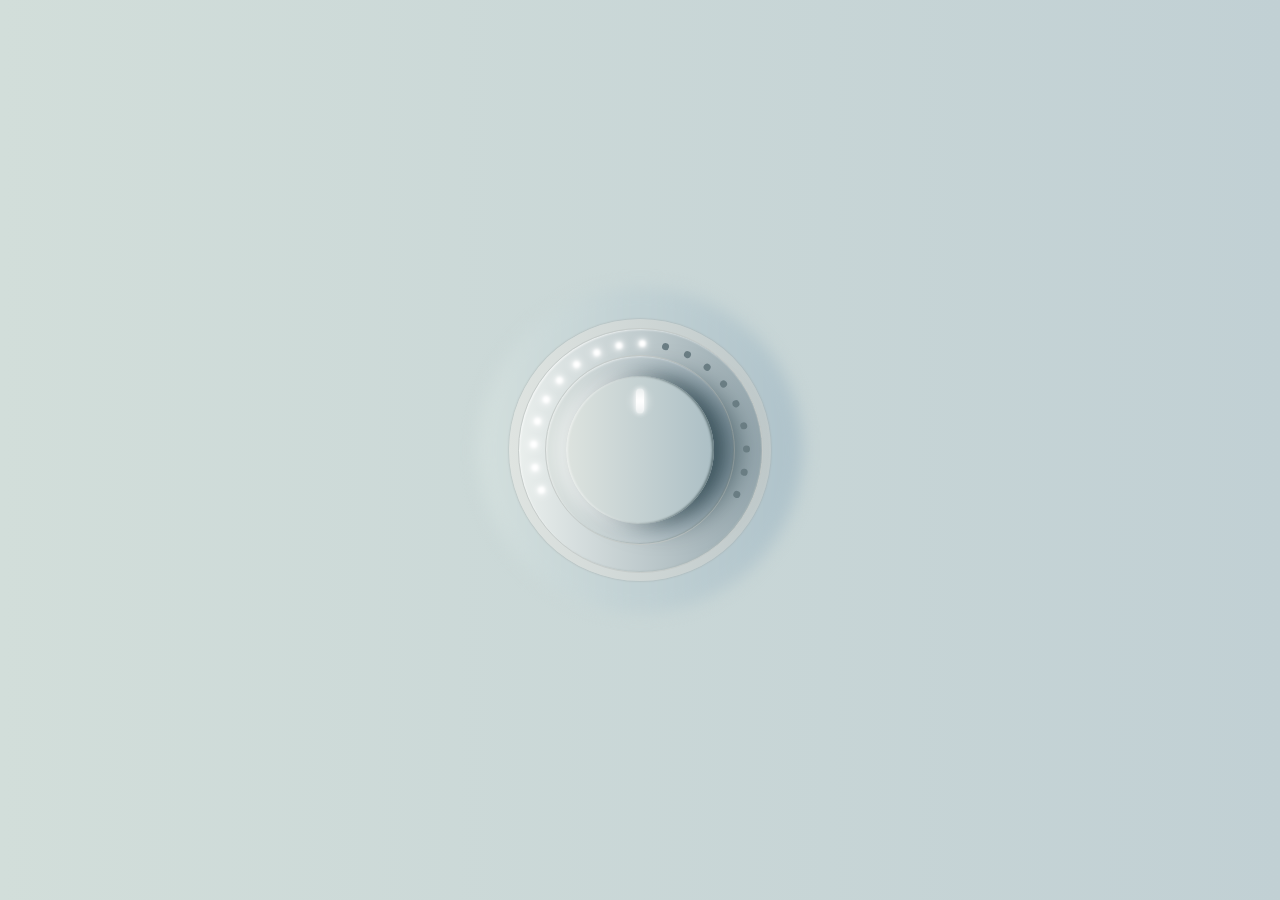
<file: references/originals/volume-knob/index.html>
<!DOCTYPE html>
<html lang="en">
<head>
    <meta charset="UTF-8">
    <title>Title</title>

    <meta name="viewport" content="width=device-width, initial-scale=1.0">

    <link href="css/styles.css" rel="stylesheet">
</head>
<body>
    <div class="bg"></div>

    <div class="volume-btn" id="volumeBtn">
        <div class="lamp-box" id="lampBox">
            <div style="--i: 1;"><span class="act"></span></div>
            <div style="--i: 2;"><span class="act"></span></div>
            <div style="--i: 3;"><span class="act"></span></div>
            <div style="--i: 4;"><span class="act"></span></div>
            <div style="--i: 5;"><span class="act"></span></div>
            <div style="--i: 6;"><span class="act"></span></div>
            <div style="--i: 7;"><span class="act"></span></div>
            <div style="--i: 8;"><span class="act"></span></div>
            <div style="--i: 9;"><span class="act"></span></div>
            <div style="--i: 10;"><span class="act"></span></div>
            <div style="--i: 11;"><span></span></div>
            <div style="--i: 12;"><span></span></div>
            <div style="--i: 13;"><span></span></div>
            <div style="--i: 14;"><span></span></div>
            <div style="--i: 15;"><span></span></div>
            <div style="--i: 16;"><span></span></div>
            <div style="--i: 17;"><span></span></div>
            <div style="--i: 18;"><span></span></div>
            <div style="--i: 19;"><span></span></div>
        </div>

        <div class="light-wrapper">
            <div class="btn-bottom">
                <div class="btn">
                    <div id="light-box">
                        <div class="light"></div>
                    </div>
                </div>
            </div>
        </div>
    </div>

    <script>
        (function () {
            var min = -112.5, max = 112.5, total = 19, sens = 2;

            var btn = document.getElementById('volumeBtn');
            var box = document.getElementById('light-box');
            var lamps = document.querySelectorAll('#lampBox span');
            var pointer = document.querySelector('#light-box .light');

            var angle = 0, dragging = false, startY = 0, startA = 0;

            function update(a) {
                if (a < min) a = min;
                if (a > max) a = max;
                angle = a;

                box.style.rotate = a + 'deg';

                var p = (a - min) / (max - min);
                var n = Math.round(p * total);

                lamps.forEach(function (s, i) {
                    s.classList.toggle('act', i < n);
                });

                pointer.classList.toggle('off', a <= min);
            }

            btn.addEventListener('mousedown', function (e) {
                dragging = true;
                startY = e.clientY;
                startA = angle;
                e.preventDefault();
            });

            document.addEventListener('mousemove', function (e) {
                if (!dragging) return;
                var dy = startY - e.clientY;  //Y差值
                update(startA + dy / sens);
            });

            function end() { dragging = false; }
            document.addEventListener('mouseup', end);
            document.addEventListener('mouseleave', end);

            btn.addEventListener('wheel', function (e) {
                e.preventDefault();
                update(angle + (e.deltaY > 0 ? -5 : 5));
            });

            update(0);
        })();
    </script>
</body>
</html>
</file>
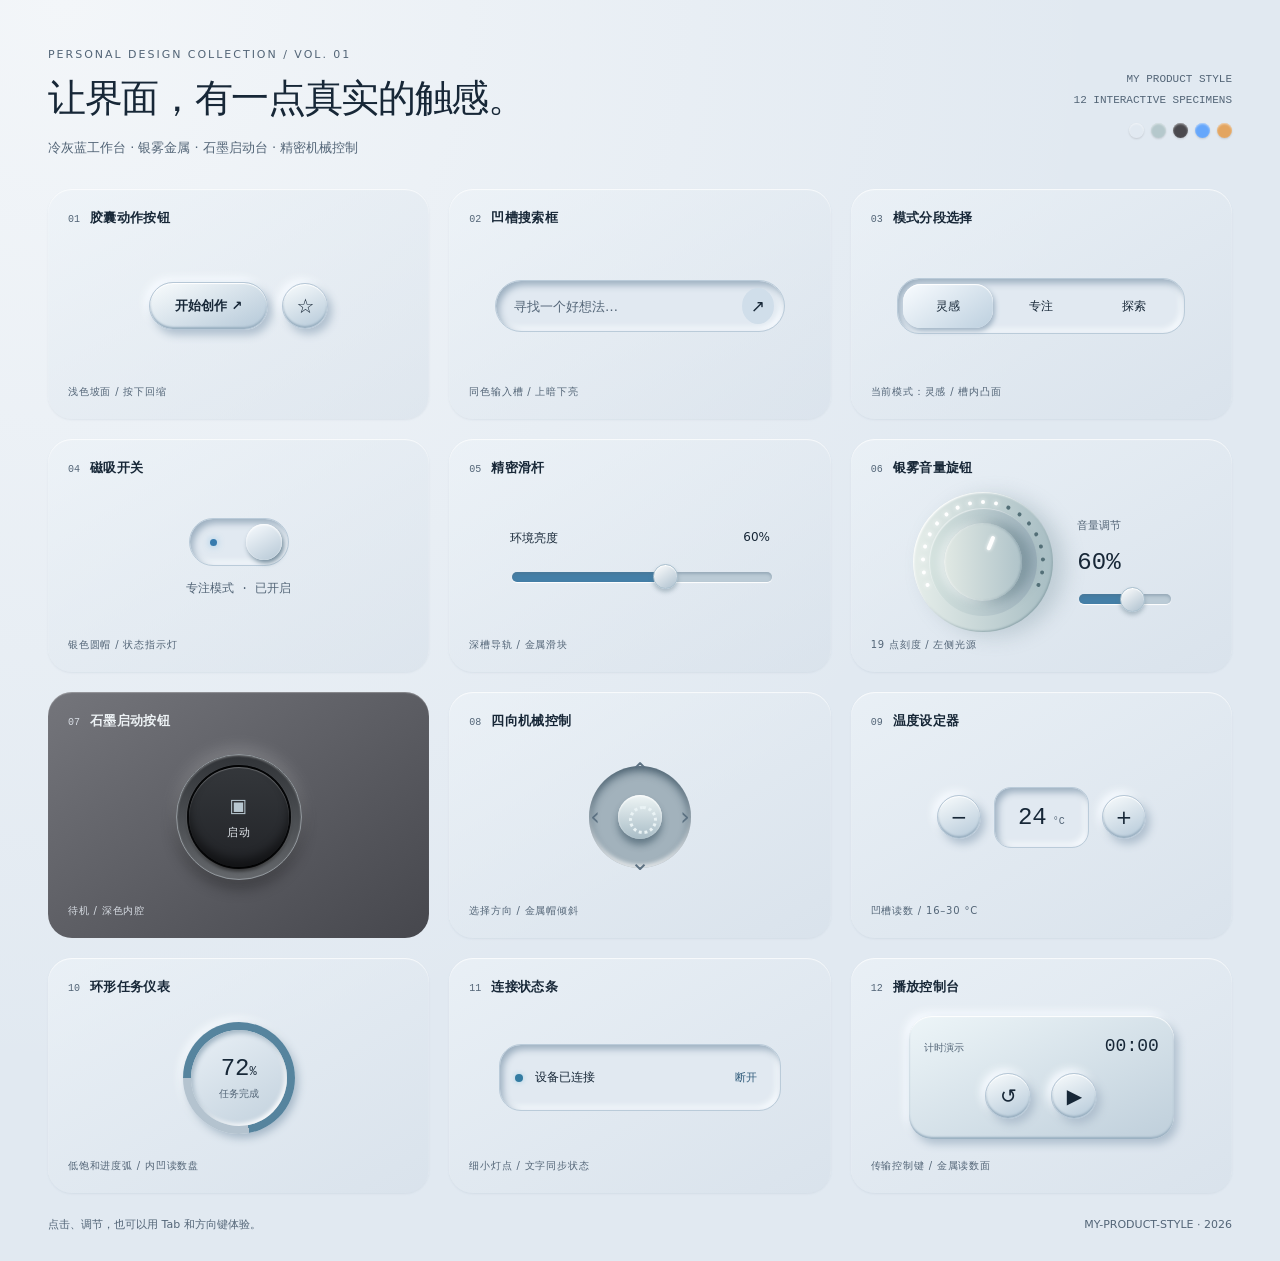
<file: assets/gallery.html>
<!doctype html>
<html lang="zh-CN">
<head>
  <meta charset="utf-8">
  <meta name="viewport" content="width=device-width, initial-scale=1">
  <title>实体触感 · 个人设计样式</title>
  <link rel="stylesheet" href="tactile-ui.css">
  <script src="gallery.js" defer></script>
</head>
<body>
<main class="shell">
  <header class="masthead">
    <div>
      <p class="eyebrow">Personal design collection / Vol. 01</p>
      <h1>让界面，有一点真实的触感。</h1>
      <p class="intro">冷灰蓝工作台 · 银雾金属 · 石墨启动台 · 精密机械控制</p>
    </div>
    <div class="serial">MY PRODUCT STYLE<br>12 INTERACTIVE SPECIMENS<div class="palette"><i style="background:#e1e9f1"></i><i style="background:#b5c8cc"></i><i style="background:#4a494e"></i><i style="background:#66a7fb"></i><i style="background:#e3a560"></i></div></div>
  </header>
  <section class="grid" aria-label="12 种可交互组件">
    <article class="specimen">
      <div class="spec-head"><span class="number">01</span><h2>胶囊动作按钮</h2></div>
      <div class="stage"><button class="raised pill" id="create-button">开始创作 ↗</button><button class="raised icon-key" id="save-button" aria-label="收藏样式" aria-pressed="false">☆</button></div>
      <p class="caption" id="action-status" aria-live="polite">浅色坡面 / 按下回缩</p>
    </article>
    <article class="specimen">
      <div class="spec-head"><span class="number">02</span><h2>凹槽搜索框</h2></div>
      <div class="stage"><form class="slot search" id="search-form"><label class="sr-only" for="query">搜索样式</label><input id="query" placeholder="寻找一个好想法…" required><button type="submit" aria-label="搜索">↗</button></form></div>
      <p class="caption" id="search-status" aria-live="polite">同色输入槽 / 上暗下亮</p>
    </article>
    <article class="specimen">
      <div class="spec-head"><span class="number">03</span><h2>模式分段选择</h2></div>
      <div class="stage"><div class="slot segments" role="group" aria-label="创作模式"><button aria-pressed="true">灵感</button><button aria-pressed="false">专注</button><button aria-pressed="false">探索</button></div></div>
      <p class="caption" id="mode-status" aria-live="polite">当前模式：灵感 / 槽内凸面</p>
    </article>
    <article class="specimen">
      <div class="spec-head"><span class="number">04</span><h2>磁吸开关</h2></div>
      <div class="stage"><div class="stack"><button class="slot switch" id="quiet-switch" role="switch" aria-checked="true" aria-label="专注模式"></button><span class="reading" id="quiet-status">专注模式 · 已开启</span></div></div>
      <p class="caption">银色圆帽 / 状态指示灯</p>
    </article>
    <article class="specimen">
      <div class="spec-head"><span class="number">05</span><h2>精密滑杆</h2></div>
      <div class="stage"><div class="range-group"><div class="range-head"><label for="brightness">环境亮度</label><output id="brightness-value" for="brightness">60%</output></div><input class="range" id="brightness" type="range" min="0" max="100" value="60"></div></div>
      <p class="caption">深槽导轨 / 金属滑块</p>
    </article>
    <article class="specimen">
      <div class="spec-head"><span class="number">06</span><h2>银雾音量旋钮</h2></div>
      <div class="stage knob-stage"><div class="knob" aria-hidden="true"><div class="knob-cap"><div class="knob-pointer"></div></div></div><div class="knob-control"><label for="volume">音量调节</label><output for="volume" id="volume-value">60%</output><input class="range" id="volume" type="range" min="0" max="100" value="60"></div></div>
      <p class="caption">19 点刻度 / 左侧光源</p>
    </article>
    <article class="specimen dark">
      <div class="spec-head"><span class="number">07</span><h2>石墨启动按钮</h2></div>
      <div class="stage"><button class="launch" id="launch-button" aria-pressed="false" aria-label="切换运行状态"><span class="launch-well" aria-hidden="true"><span class="launch-light"></span></span><span class="launch-face"><span class="launch-symbol" aria-hidden="true">▣</span><span id="launch-label">启动</span></span></button></div>
      <p class="caption" id="launch-status" aria-live="polite">待机 / 深色内腔</p>
    </article>
    <article class="specimen">
      <div class="spec-head"><span class="number">08</span><h2>四向机械控制</h2></div>
      <div class="stage"><div class="dpad" role="group" aria-label="方向控制"><button class="up" data-direction="上" aria-label="向上" aria-pressed="false">⌃</button><button class="left" data-direction="左" aria-label="向左" aria-pressed="false">‹</button><span class="dpad-cap" aria-hidden="true"></span><button class="right" data-direction="右" aria-label="向右" aria-pressed="false">›</button><button class="down" data-direction="下" aria-label="向下" aria-pressed="false">⌄</button></div></div>
      <p class="caption" id="direction-status" aria-live="polite">选择方向 / 金属帽倾斜</p>
    </article>
    <article class="specimen">
      <div class="spec-head"><span class="number">09</span><h2>温度设定器</h2></div>
      <div class="stage"><div class="temperature"><button class="raised" id="temperature-down" aria-label="降低温度">−</button><output class="slot readout" id="temperature-value" aria-label="设定温度">24<small> °C</small></output><button class="raised" id="temperature-up" aria-label="提高温度">+</button></div></div>
      <p class="caption">凹槽读数 / 16–30 °C</p>
    </article>
    <article class="specimen">
      <div class="spec-head"><span class="number">10</span><h2>环形任务仪表</h2></div>
      <div class="stage"><div class="gauge" aria-hidden="true"><div><strong>72<span style="font-size:12px">%</span></strong><small>任务完成</small></div></div><meter class="sr-only" min="0" max="100" value="72" aria-label="任务完成百分比">72%</meter></div>
      <p class="caption">低饱和进度弧 / 内凹读数盘</p>
    </article>
    <article class="specimen">
      <div class="spec-head"><span class="number">11</span><h2>连接状态条</h2></div>
      <div class="stage"><div class="slot connection"><span class="status-led" aria-hidden="true"></span><span class="connection-text" id="connection-status" aria-live="polite">设备已连接</span><button id="connect-button">断开</button></div></div>
      <p class="caption">细小灯点 / 文字同步状态</p>
    </article>
    <article class="specimen">
      <div class="spec-head"><span class="number">12</span><h2>播放控制台</h2></div>
      <div class="stage"><div class="transport"><div class="transport-top"><span id="player-status">计时演示</span><time id="player-time">00:00</time></div><div class="transport-keys"><button class="raised icon-key" id="reset-button" aria-label="复位计时">↺</button><button class="raised icon-key" id="play-button" aria-label="开始计时" aria-pressed="false">▶</button></div></div></div>
      <p class="caption">传输控制键 / 金属读数面</p>
    </article>
  </section>
  <footer class="footer"><span>点击、调节，也可以用 Tab 和方向键体验。</span><span>MY-PRODUCT-STYLE · 2026</span></footer>
</main>
</body>
</html>
</file>
<file: assets/studio.css>
:root {
  color-scheme: light;
  --bg:#e1e9f1; --panel:#e5edf4; --face:#eef4f9; --cap:#b8ccdc; --ink:#172b3c; --muted:#526677;
  --line:#b7c8d6; --hi:#fff; --shadow:#9fB3c4; --shade:#8da5b8; --accent:#3376a7; --accent-soft:#c2d8e7;
  --success:#326f62; --warning:#935d29; --danger:#ab4e51; --well-bg:#d9e4ed; --rail:#c6d5e1;
  --state-on:#267645;--state-off:#b04447;--state-on-lamp:#3bbd70;--state-off-lamp:#e46b70;
  --raised:4px 5px 9px color-mix(in srgb,var(--shadow) 70%,transparent),-4px -4px 9px color-mix(in srgb,var(--hi) 80%,transparent),inset 0 1px 1px var(--hi),inset 0 -2px 3px var(--shade);
  --inset:inset 3px 4px 7px var(--shadow),inset -3px -3px 6px var(--hi);
  --font:"Microsoft YaHei UI","Microsoft YaHei","Segoe UI",system-ui,sans-serif;
  --mono:"Consolas","Cascadia Mono","Courier New",monospace;
  font-family:var(--font); font-size:14px; color:var(--ink); background:var(--bg);
}
html[data-theme="silver"] { --bg:#d5e1df;--panel:#dbe6e3;--face:#edf2ed;--cap:#aec2c5;--ink:#1e363d;--muted:#516b70;--line:#b1c6c7;--shadow:#9eb5ba;--shade:#8fa9af;--accent:#376f7e;--accent-soft:#c0dadc;--well-bg:#cfddda;--rail:#c0d1d0; }
html[data-theme="graphite"] { color-scheme:dark;--bg:#414449;--panel:#4b4f55;--face:#636970;--cap:#353b41;--ink:#edf3f8;--muted:#c3cdd7;--line:#68717b;--hi:#838b94;--shadow:#282e34;--shade:#252b31;--accent:#a2d1f1;--accent-soft:#36556a;--success:#95d4bb;--warning:#edbe88;--danger:#efb0b3;--well-bg:#373d44;--rail:#313941; }
html[data-theme="warm"] { --bg:#e2e4e5;--panel:#e8eaeb;--face:#fafcfc;--cap:#b9c2c8;--ink:#29373d;--muted:#5c696f;--line:#bfc7cc;--shadow:#abb5be;--shade:#929fa9;--accent:#976330;--accent-soft:#e6d6bf;--well-bg:#d7dde1;--rail:#c8cfd4; }
html[data-theme="avocado"] { --bg:#e3e8d6;--panel:#e9eddE;--face:#f5f8ec;--cap:#c1cea4;--ink:#293b26;--muted:#586746;--line:#bdcba5;--hi:#fcfff4;--shadow:#afbd97;--shade:#92a476;--accent:#607b36;--accent-soft:#d3dfbb;--well-bg:#dce4cd;--rail:#cad5b8;--success:#477039;--warning:#86612f;--danger:#a34c48; }
html[data-theme="graphite"] { --state-on:#95e0b0;--state-off:#ffa6a8;--state-on-lamp:#72e59c;--state-off-lamp:#ff9198; }
.toggle-control { display:inline-flex;align-items:center;justify-content:center;gap:9px;flex-shrink:0; }
.toggle-state { min-width:16px;font-size:10px;line-height:1.3;text-align:center; }
.toggle-state.on { color:var(--state-on); }.toggle-state.off { color:var(--state-off); }
.toggle-track::after { width:6px;height:6px;top:13px;right:12px;background:var(--state-off-lamp);box-shadow:0 0 0 2px color-mix(in srgb,var(--state-off-lamp) 14%,transparent),0 0 6px color-mix(in srgb,var(--state-off-lamp) 30%,transparent); }
.toggle input:checked+.toggle-track::after { left:13px;background:var(--state-on-lamp);box-shadow:0 0 0 2px color-mix(in srgb,var(--state-on-lamp) 14%,transparent),0 0 6px color-mix(in srgb,var(--state-on-lamp) 30%,transparent); }
.status-line i { background:var(--state-on-lamp);box-shadow:0 0 0 2px color-mix(in srgb,var(--state-on-lamp) 13%,transparent); }
.status-line.off i { background:var(--state-off-lamp);box-shadow:0 0 0 2px color-mix(in srgb,var(--state-off-lamp) 13%,transparent); }
.status-line.off>span { color:var(--state-off); }
.badge.success { color:var(--state-on); }.badge.danger { color:var(--state-off); }
.status-dot { width:6px;height:6px; }
.launch-face>span:first-child { color:var(--state-off-lamp); }
.launch-key[aria-pressed="true"] .launch-face>span:first-child { color:var(--state-on-lamp);text-shadow:0 0 7px color-mix(in srgb,var(--state-on-lamp) 65%,transparent); }
[data-device-run]::before { content:'';width:6px;height:6px;border-radius:50%;flex:none;background:var(--state-off-lamp);box-shadow:0 0 0 2px #ffffff30; }
[data-device-run][aria-pressed="true"]::before { background:var(--state-on-lamp); }
.check-label input[type="checkbox"]:checked::after { color:var(--state-on); }
.swatch.avocado { background:#9bb36b; }
.searchbox input:focus,.searchbox input:focus-visible { outline:none; }
.searchbox:focus-within { border-color:var(--shade);box-shadow:inset 3px 4px 7px var(--shade),inset -3px -3px 6px var(--hi); }
.field:focus-visible,.select:focus-visible,.textarea:focus-visible { outline:none;border-color:var(--accent);box-shadow:var(--inset),inset 0 0 0 1px color-mix(in srgb,var(--accent) 55%,transparent); }
.composer textarea:focus-visible { outline:none; }
.composer:focus-within { box-shadow:var(--inset),0 0 0 1px var(--shade); }
.mobile-category-label { display:none; }
.mobile-category-label select { border:1px solid var(--line);border-radius:10px;background:var(--well-bg);color:var(--ink);font-size:10px;padding:8px;box-shadow:var(--inset);max-width:130px; }
.popover-wrap { max-width:100%; }
.btn,.icon-btn { -webkit-user-select:none;user-select:none; }
.icon-btn { line-height:1; }
.control-label { text-align:center; }
.keypad .ui-icon { width:14px;height:14px; }
.toast button { display:grid;place-items:center;width:22px;height:22px;flex:none; }
.tabs button { line-height:1.4; }
.toggle { overflow:visible; }
.brand-symbol { line-height:1; }
@media(max-width:850px){.mobile-category-label{display:block;}.collection-bar{flex-wrap:wrap;}.themes button{white-space:nowrap;min-width:0;padding:9px 6px;gap:5px;}}
* { box-sizing:border-box; }
body { margin:0; background:radial-gradient(ellipse at 75% -10%,color-mix(in srgb,var(--hi) 55%,transparent),transparent 70%),var(--bg); }
button,input,textarea,select { font:inherit; }
button { text-align:center;line-height:1; }
input,select,textarea { line-height:1.5; }
.ui-icon { width:1em;height:1em;display:block;flex:none;overflow:visible; }
.control-label { display:inline-block;line-height:1.3; }
.icon-btn .ui-icon { width:18px;height:18px; }
.icon-btn .control-label { line-height:1; }
.direction-pad button { display:grid;place-items:center;padding:0; }
.direction-pad .ui-icon { width:20px;height:20px; }
.nav-item>span,.dock button>span,.device-tile-icon,.empty-icon,.launch-face>span:first-child,.searchbox>span,.dropzone>span:first-child { display:grid;place-items:center; }
.nav-item>span .ui-icon { width:15px;height:15px; }
.device-nav button { display:inline-flex;align-items:center;justify-content:center;gap:8px; }
.device-nav .ui-icon { width:15px;height:15px; }
.keypad .btn { display:flex;align-items:center;justify-content:center;padding:6px; }
.keypad .control-label { line-height:1; }
.equalizer { height:145px; }
button,a,input,select,textarea { -webkit-tap-highlight-color:transparent; }
button { cursor:pointer; color:inherit; }
button:disabled { opacity:.45;cursor:not-allowed; }
button:focus-visible,a:focus-visible,input:focus-visible,select:focus-visible,textarea:focus-visible,summary:focus-visible,[tabindex]:focus-visible { outline:3px solid var(--accent);outline-offset:4px; }
a { color:var(--accent);text-decoration:none; }
a:hover { text-decoration:underline; }
button { transition:transform .17s,box-shadow .17s,background-color .17s; }
button:active:not(:disabled) { transform:translateY(1px); }
[hidden] { display:none !important; }
.sr-only { position:absolute;width:1px;height:1px;padding:0;margin:-1px;overflow:hidden;clip-path:inset(50%);white-space:nowrap;border:0; }
h1,h2,h3,h4,p { margin:0; }
ul { padding:0;list-style:none; }
.skip-link { position:fixed;top:-60px;left:20px;z-index:100;padding:12px;background:var(--face); }.skip-link:focus{top:10px;}
.sidebar { position:fixed;top:0;bottom:0;left:0;width:226px;padding:35px 21px 20px;background:color-mix(in srgb,var(--panel) 65%,var(--bg));border-right:1px solid color-mix(in srgb,var(--line) 60%,transparent);display:flex;flex-direction:column;z-index:20;overflow-y:auto; }
.brand { display:flex;align-items:center;gap:12px;color:var(--ink);font-size:17px;letter-spacing:.11em;font-weight:600;margin-bottom:36px; }.brand:hover{text-decoration:none;}
.brand-symbol { font-size:28px;width:42px;height:42px;letter-spacing:-.13em;border-radius:14px;display:grid;place-items:center;padding-right:4px;background:linear-gradient(150deg,var(--face),var(--cap));box-shadow:var(--raised); }
.brand small { display:block;font-size:7px;letter-spacing:.14em;color:var(--muted);margin-top:5px; }
.sidebar-label { font-size:9px;letter-spacing:.1em;color:var(--muted);margin:4px 8px 14px; }
.nav-item { border:0;background:transparent;display:flex;align-items:center;gap:10px;width:100%;padding:13px 12px;text-align:left;font-size:12px;border-radius:13px;margin-bottom:5px;min-height:43px; }
.nav-item>span{font-size:16px;color:var(--muted);width:20px;text-align:center;}.nav-item small{margin-left:auto;color:var(--muted);font:9px var(--mono);}
.nav-item.active { background:linear-gradient(150deg,var(--face),color-mix(in srgb,var(--cap) 50%,var(--bg)));box-shadow:2px 3px 5px var(--shadow),inset 0 1px 1px var(--hi);font-weight:600; }
#view-nav{margin-bottom:28px;}.category-item{padding:10px 12px;min-height:38px;}.category-item.active{background:var(--well-bg);box-shadow:var(--inset);}
.sidebar-bottom{margin-top:auto;padding-top:30px;font-size:10px;line-height:1.8;color:var(--muted);}.sidebar-bottom a{display:block;margin-top:12px;font-size:10px;}.version{float:right;font:9px var(--mono);}
.online-dot { display:inline-block;width:6px;height:6px;border-radius:50%;background:var(--success);margin-right:7px; }
.workspace{margin-left:226px;}.topbar{padding:0 42px;height:68px;display:flex;justify-content:space-between;align-items:center;border-bottom:1px solid color-mix(in srgb,var(--line) 45%,transparent);gap:10px;}
.crumb{font-size:11px;color:var(--muted);}.crumb>span{padding:0 12px;opacity:.6;}.top-actions{display:flex;align-items:center;gap:18px;}.tiny-tag{font:9px var(--mono);letter-spacing:.08em;color:var(--muted);}.plain-btn{background:transparent;border:0;font-size:11px;color:var(--muted);padding:8px;}
main{padding:35px 42px;max-width:1520px;margin:auto;}.hero{display:flex;justify-content:space-between;gap:30px;align-items:center;margin-bottom:31px;min-height:132px;}.overline{font-size:9px;letter-spacing:.17em;color:var(--muted);margin-bottom:16px;}h1{font-size:clamp(27px,3vw,40px);font-weight:500;letter-spacing:-.045em;}h1>span{color:var(--accent);}.hero p:last-child{margin-top:14px;color:var(--muted);font-size:12px;line-height:1.9;}
.hero-mark{display:flex;align-items:center;flex-direction:column;gap:13px;padding-right:28px;}.hero-mark>span{font:7px var(--mono);letter-spacing:.12em;color:var(--muted);}.hero-rim{width:94px;height:94px;border-radius:50%;background:linear-gradient(var(--shade),var(--hi));padding:12px;box-shadow:0 9px 14px color-mix(in srgb,var(--shadow) 40%,transparent);}.hero-cap{display:grid;place-items:center;width:100%;height:100%;border-radius:50%;background:linear-gradient(145deg,var(--face),var(--cap));box-shadow:inset 0 2px 2px var(--hi),0 5px 8px var(--shade);}.hero-cap i{width:5px;height:18px;border-radius:99px;background:var(--hi);box-shadow:0 0 5px var(--hi);transform:translateY(-15px);}
.control-bar{display:flex;justify-content:space-between;gap:16px;align-items:center;margin-bottom:26px;flex-wrap:wrap;}.themes{display:flex;gap:4px;padding:4px;border-radius:16px;background:var(--well-bg);box-shadow:var(--inset);}.themes button{display:flex;align-items:center;gap:7px;border:0;background:transparent;border-radius:12px;padding:10px 14px;font-size:11px;min-height:38px;}.themes button[aria-pressed="true"]{background:linear-gradient(155deg,var(--face),var(--cap));box-shadow:2px 2px 4px var(--shadow),inset 0 1px 1px var(--hi);}.swatch{width:10px;height:10px;border-radius:50%;box-shadow:inset 0 1px 1px #fff9;}.swatch.blue{background:#b1c6d8;}.swatch.silver{background:#adc4c2;}.swatch.graphite{background:#474d55;}.swatch.warm{background:#c2bcb0;}
.searchbox{display:flex;align-items:center;gap:10px;padding:0 14px;border-radius:15px;height:43px;width:285px;background:var(--well-bg);box-shadow:var(--inset);border:1px solid var(--line);}.searchbox>span{font-size:22px;color:var(--muted);}.searchbox input{border:0;background:transparent;min-width:0;width:100%;color:var(--ink);font-size:11px;padding:8px 0;}.searchbox input::placeholder{color:var(--muted);}
.collection-bar{display:flex;justify-content:space-between;align-items:center;margin-bottom:18px;gap:12px;}.collection-bar strong{font-size:12px;font-weight:500;}.collection-bar>div>span{font-size:8px;letter-spacing:.06em;margin-left:12px;color:var(--muted);}.compact-control{font-size:10px;color:var(--muted);display:flex;align-items:center;gap:7px;}.compact-control input{accent-color:var(--accent);}.component-grid{display:grid;grid-template-columns:repeat(3,minmax(0,1fr));gap:18px;}
.component-card{min-width:0;display:flex;flex-direction:column;min-height:259px;border:1px solid color-mix(in srgb,var(--hi) 70%,var(--line));border-radius:22px;padding:18px;background:linear-gradient(140deg,color-mix(in srgb,var(--face) 35%,var(--panel)),var(--panel));box-shadow:inset 0 1px 1px var(--hi),0 1px 2px color-mix(in srgb,var(--shadow) 30%,transparent);}
.component-heading{display:flex;gap:10px;align-items:center;}.component-number{font:9px var(--mono);color:var(--muted);}.component-heading h2{font-size:12px;font-weight:600;}.component-demo{display:flex;flex:1;min-height:152px;align-items:center;justify-content:center;gap:12px;padding:22px 0 18px;min-width:0;}.component-footer{display:flex;align-items:center;justify-content:space-between;gap:6px;}.component-footer>span{font-size:9px;line-height:1.6;color:var(--muted);}.map-button{font:8px var(--mono);color:var(--muted);background:transparent;border:0;border-radius:7px;padding:5px;white-space:nowrap;}.map-button:hover{background:var(--well-bg);}.compact .component-card{min-height:216px;padding:15px;}.compact .component-demo{min-height:120px;padding:15px 0;}
.row{display:flex;align-items:center;gap:10px;min-width:0;}.wrap{flex-wrap:wrap;}.col{display:flex;flex-direction:column;gap:12px;width:100%;}.center-col{align-items:center;}.spread{justify-content:space-between;}.w-full{width:100%;}.small{font-size:11px;}.muted{color:var(--muted);}.mono{font-family:var(--mono);}.well{background:var(--well-bg);box-shadow:var(--inset);border:1px solid var(--line);border-radius:16px;padding:14px;}.surface{background:linear-gradient(145deg,var(--face),color-mix(in srgb,var(--cap) 45%,var(--panel)));box-shadow:var(--raised);border:1px solid var(--line);border-radius:16px;padding:16px;}.divider{height:1px;background:var(--line);box-shadow:0 1px 0 var(--hi);border:0;margin:14px 0;}
.btn{display:inline-flex;align-items:center;justify-content:center;gap:8px;border:1px solid var(--line);border-radius:13px;min-height:40px;padding:10px 17px;font-size:11px;font-weight:500;color:var(--ink);background:linear-gradient(160deg,var(--face),var(--cap));box-shadow:var(--raised);white-space:nowrap;}.btn:hover:not(:disabled){filter:brightness(1.035);text-decoration:none;}.btn:active:not(:disabled),.btn[aria-pressed="true"]{box-shadow:var(--inset);background:var(--well-bg);}.btn.primary{background:linear-gradient(155deg,color-mix(in srgb,var(--accent) 65%,var(--face)),var(--accent));color:var(--hi);border-color:color-mix(in srgb,var(--accent) 65%,var(--shade));box-shadow:0 4px 7px var(--shadow),inset 0 1px 1px color-mix(in srgb,var(--hi) 65%,transparent),inset 0 -2px 3px var(--shade);}
html[data-theme="graphite"] .btn.primary{color:#173145;}.btn.secondary{background:transparent;box-shadow:inset 0 1px 1px var(--hi);}.btn.danger{color:var(--danger);}.btn.pill{border-radius:99px;}.btn.sm{min-height:32px;padding:7px 12px;font-size:10px;}.btn.large{min-height:48px;padding:12px 25px;}.icon-btn{width:42px;height:42px;padding:0;border:1px solid var(--line);border-radius:50%;font-size:18px;background:linear-gradient(145deg,var(--face),var(--cap));box-shadow:var(--raised);display:inline-grid;place-items:center;flex-shrink:0;}.icon-btn:active,.icon-btn[aria-pressed="true"]{box-shadow:var(--inset);}.toggle-button[aria-pressed="true"]{color:var(--accent);}.button-group{display:flex;gap:4px;padding:5px;border-radius:17px;background:var(--well-bg);box-shadow:var(--inset);}.button-group button{border-radius:12px;}.fab{width:56px;height:56px;border-radius:18px;font-size:26px;}.text-link{font-size:11px;}.text-link:hover{text-decoration:underline;}
.field-label{display:flex;flex-direction:column;gap:8px;width:100%;font-size:10px;color:var(--muted);}.field,.select,.textarea{width:100%;min-width:0;min-height:42px;background:var(--well-bg);box-shadow:var(--inset);border:1px solid var(--line);border-radius:12px;color:var(--ink);padding:11px 13px;font-size:11px;}.field::placeholder,.textarea::placeholder{color:var(--muted);}.textarea{resize:vertical;min-height:82px;line-height:1.8;}.field.error{border-color:var(--danger);}.helper{font-size:9px;color:var(--muted);}.helper.error{color:var(--danger);}.input-group{display:flex;align-items:center;gap:9px;width:100%;}.input-group .icon-btn{height:37px;width:37px;font-size:14px;}.chips{display:flex;gap:6px;flex-wrap:wrap;}.chip{border:1px solid var(--line);background:linear-gradient(145deg,var(--face),var(--cap));border-radius:99px;padding:7px 10px;font-size:9px;display:flex;gap:9px;align-items:center;}.chip button{padding:0;border:0;background:transparent;}.check-label{display:flex;align-items:center;gap:10px;font-size:11px;min-height:28px;}.check-label input{appearance:none;width:18px;height:18px;border:1px solid var(--line);border-radius:5px;box-shadow:var(--inset);background:var(--well-bg);flex-shrink:0;display:grid;place-items:center;margin:0;}.check-label input:checked::after{content:'✓';color:var(--accent);font-size:13px;font-weight:700;}.check-label input[type="radio"]{border-radius:50%;}.check-label input[type="radio"]:checked::after{content:'';width:8px;height:8px;border-radius:50%;background:var(--accent);box-shadow:0 0 4px color-mix(in srgb,var(--accent) 40%,transparent);}
.toggle{position:relative;display:inline-block;width:64px;height:34px;flex-shrink:0;}.toggle input{position:absolute;inset:0;width:100%;height:100%;opacity:0;margin:0;cursor:pointer;z-index:2;}.toggle-track{position:absolute;inset:0;box-shadow:var(--inset);border:1px solid var(--line);background:var(--well-bg);border-radius:99px;}.toggle-track::before{content:'';position:absolute;width:24px;height:24px;left:4px;top:4px;border-radius:50%;background:linear-gradient(145deg,var(--face),var(--cap));box-shadow:2px 2px 4px var(--shade),inset 0 1px 1px var(--hi);transition:transform .2s;}.toggle-track::after{content:'';position:absolute;width:4px;height:4px;right:12px;top:14px;background:var(--muted);border-radius:50%;}.toggle input:checked+.toggle-track::before{transform:translateX(30px);}.toggle input:checked+.toggle-track::after{left:13px;right:auto;background:var(--accent);box-shadow:0 0 4px var(--accent);}.toggle input:focus-visible+.toggle-track{outline:3px solid var(--accent);outline-offset:4px;}
.slider{appearance:none;width:100%;height:8px;border-radius:99px;background:linear-gradient(to right,var(--accent) var(--range,60%),var(--rail) var(--range,60%));box-shadow:inset 0 2px 3px var(--shade),0 1px 1px var(--hi);border:0;cursor:pointer;margin:10px 0;}.slider::-webkit-slider-thumb{appearance:none;height:23px;width:23px;border-radius:50%;border:1px solid var(--line);background:linear-gradient(145deg,var(--face),var(--cap));box-shadow:2px 3px 4px var(--shade),inset 0 1px 1px var(--hi);}.slider::-moz-range-thumb{height:23px;width:23px;border-radius:50%;border:1px solid var(--line);background:linear-gradient(145deg,var(--face),var(--cap));box-shadow:2px 3px 4px var(--shade);}
.number-input{display:flex;align-items:center;border-radius:15px;gap:8px;}.number-input input{max-width:70px;text-align:center;appearance:textfield;}.number-input input::-webkit-inner-spin-button{appearance:none;}.dropzone{display:flex;flex-direction:column;align-items:center;justify-content:center;width:100%;min-height:96px;border:1px dashed var(--shade);border-radius:17px;background:var(--well-bg);box-shadow:inset 1px 2px 4px var(--shadow);cursor:pointer;gap:9px;font-size:11px;}.dropzone>span:first-child{font-size:24px;}.dropzone input{max-width:100%;font-size:9px;}.upload-status{font-size:9px;}
.segmented{display:flex;gap:4px;padding:5px;border-radius:16px;background:var(--well-bg);box-shadow:var(--inset);}.segmented button{border:0;background:transparent;font-size:11px;padding:10px 15px;border-radius:12px;min-height:38px;white-space:nowrap;}.segmented button[aria-pressed="true"]{background:linear-gradient(145deg,var(--face),var(--cap));box-shadow:2px 3px 5px var(--shade),inset 0 1px 1px var(--hi);}.tabs{display:flex;gap:18px;border-bottom:1px solid var(--line);width:100%;}.tabs button{border:0;background:transparent;font-size:11px;padding:12px 1px;border-bottom:2px solid transparent;}.tabs button[aria-selected="true"]{border-bottom-color:var(--accent);color:var(--accent);}.tab-content{font-size:11px;color:var(--muted);padding-top:5px;}.breadcrumb{display:flex;gap:10px;flex-wrap:wrap;font-size:10px;align-items:center;}.breadcrumb span{color:var(--muted);}.pagination{display:flex;align-items:center;gap:7px;}.pagination button{min-width:30px;padding:7px 10px;}.steps{display:flex;width:100%;gap:8px;align-items:center;}.step{display:flex;align-items:center;flex-direction:column;gap:9px;font-size:9px;flex:1;}.step i{font:10px var(--mono);font-style:normal;display:grid;place-items:center;height:28px;width:28px;border-radius:50%;background:var(--well-bg);box-shadow:var(--inset);}.step.active i{background:var(--accent-soft);color:var(--accent);box-shadow:var(--raised);}.step-line{height:1px;background:var(--line);flex:1;margin-bottom:22px;}
.menu-list{width:100%;display:flex;flex-direction:column;gap:5px;padding:7px;border-radius:15px;}.menu-list button{border:0;background:transparent;padding:10px 12px;border-radius:11px;text-align:left;font-size:11px;display:flex;justify-content:space-between;}.menu-list button[aria-pressed="true"]{background:linear-gradient(145deg,var(--face),var(--cap));box-shadow:var(--raised);}.dock{display:flex;justify-content:space-around;width:100%;padding:8px;border-radius:20px;box-shadow:var(--raised);background:var(--panel);}.dock button{display:flex;gap:7px;flex-direction:column;align-items:center;border:0;background:transparent;padding:9px 11px;border-radius:13px;font-size:8px;}.dock button>span{font-size:18px;}.dock button[aria-pressed="true"]{color:var(--accent);box-shadow:var(--inset);background:var(--well-bg);}
.stat{display:flex;flex-direction:column;gap:12px;width:100%;}.stat strong{font:30px var(--mono);letter-spacing:-.03em;}.stat small{font-size:10px;color:var(--success);}.list-item{display:flex;align-items:center;justify-content:space-between;gap:12px;padding:11px 0;border-bottom:1px solid var(--line);font-size:11px;}.list-item:last-child{border:0;}.avatar{width:33px;height:33px;display:grid;place-items:center;border-radius:50%;background:linear-gradient(145deg,var(--face),var(--cap));box-shadow:var(--raised);font-size:10px;flex-shrink:0;}.data-table{width:100%;border-collapse:collapse;font-size:10px;}.data-table th{text-align:left;font-size:9px;color:var(--muted);font-weight:500;padding:9px 7px;border-bottom:1px solid var(--line);}.data-table td{padding:11px 7px;border-bottom:1px solid var(--line);}.data-table tr:last-child td{border:0;}.data-table button{border:0;background:transparent;padding:0;color:var(--accent);font-size:9px;}.table-scroll{width:100%;overflow:auto;}.chart{width:100%;height:95px;overflow:visible;}.chart .grid-line{stroke:var(--line);stroke-width:1;}.chart polyline{stroke:var(--accent);stroke-width:2;fill:none;}.chart .area{fill:var(--accent-soft);opacity:.5;}
.ring-meter{--progress:72%;width:111px;height:111px;padding:8px;border-radius:50%;background:conic-gradient(from -90deg,var(--accent) var(--progress),var(--rail) var(--progress));box-shadow:var(--raised);display:flex;}.ring-center{flex:1;border-radius:50%;background:var(--panel);box-shadow:var(--inset);display:flex;align-items:center;justify-content:center;flex-direction:column;gap:5px;}.ring-center strong{font:22px var(--mono);}.ring-center small{font-size:8px;color:var(--muted);}.progress{width:100%;height:9px;background:var(--rail);border-radius:99px;box-shadow:inset 0 2px 3px var(--shade),0 1px 1px var(--hi);overflow:hidden;}.progress>span{display:block;width:var(--progress,72%);height:100%;background:linear-gradient(var(--accent-soft),var(--accent));border-radius:99px;}.tree{width:100%;font-size:11px;}.tree details{padding:7px 0;}.tree summary{cursor:pointer;padding:3px;}.tree details>div{padding:12px 0 4px 22px;color:var(--muted);line-height:2;}.property-list{margin:0;font-size:11px;width:100%;}.property-list>div{display:flex;justify-content:space-between;gap:12px;padding:10px 0;border-bottom:1px solid var(--line);}.property-list>div:last-child{border:0;}.property-list dt{color:var(--muted);}.property-list dd{margin:0;text-align:right;}
.alert{padding:13px 14px;border:1px solid var(--line);border-radius:13px;background:var(--well-bg);box-shadow:inset 0 1px 2px var(--shadow);font-size:10px;line-height:1.7;display:flex;gap:9px;}.alert.success{color:var(--success);}.alert.warning{color:var(--warning);}.alert.danger{color:var(--danger);}.badge{display:inline-flex;gap:6px;align-items:center;font-size:9px;border:1px solid var(--line);border-radius:99px;padding:5px 9px;background:var(--well-bg);box-shadow:inset 0 1px 1px var(--hi);white-space:nowrap;}.badge.success{color:var(--success);}.badge.warning{color:var(--warning);}.badge.danger{color:var(--danger);}.status-dot{width:5px;height:5px;border-radius:50%;background:currentColor;box-shadow:0 0 4px color-mix(in srgb,currentColor 30%,transparent);}.status-line{display:flex;align-items:center;gap:9px;font-size:11px;}.status-line i{width:7px;height:7px;border-radius:50%;background:var(--success);}.status-line.off i{background:var(--muted);}
.skeleton{width:100%;height:11px;border-radius:99px;background:linear-gradient(110deg,var(--rail),var(--face),var(--rail));background-size:200% 100%;animation:shimmer 2s linear infinite;box-shadow:inset 0 1px 2px var(--shadow);}.skeleton.square{width:40px;height:40px;border-radius:12px;}.spinner{width:25px;height:25px;border:3px solid var(--rail);border-top-color:var(--accent);border-radius:50%;animation:spin 1s linear infinite;}.btn .spinner{width:12px;height:12px;border-width:2px;}.empty-state{text-align:center;display:flex;flex-direction:column;align-items:center;gap:10px;width:100%;font-size:11px;}.empty-icon{font-size:26px;color:var(--muted);width:60px;height:60px;background:var(--well-bg);box-shadow:var(--inset);border-radius:50%;display:grid;place-items:center;}.tooltip-wrap{position:relative;}.tooltip{pointer-events:none;position:absolute;bottom:calc(100% + 9px);left:50%;transform:translateX(-50%);padding:8px 10px;background:var(--ink);color:var(--bg);border-radius:8px;font-size:9px;white-space:nowrap;opacity:0;}.tooltip-wrap:hover .tooltip,.tooltip-wrap:focus-within .tooltip{opacity:1;}.toast-example{display:flex;align-items:center;justify-content:space-between;padding:14px;border-radius:14px;width:100%;background:var(--face);box-shadow:var(--raised);font-size:10px;}
.popover-wrap{position:relative;}.popover-panel{position:absolute;top:calc(100% + 10px);left:50%;transform:translateX(-50%);z-index:12;width:175px;padding:13px;border-radius:14px;background:var(--face);border:1px solid var(--line);box-shadow:0 8px 16px var(--shadow),inset 0 1px 1px var(--hi);font-size:10px;line-height:1.8;}.popover-panel button{width:100%;margin-top:9px;}.accordion{width:100%;}.accordion details{border-bottom:1px solid var(--line);padding:11px 0;}.accordion summary{font-size:11px;cursor:pointer;}.accordion p{font-size:10px;line-height:1.8;color:var(--muted);padding:12px 0 3px;}.context-menu{width:100%;display:flex;flex-direction:column;padding:6px;border-radius:13px;background:var(--face);box-shadow:var(--raised);}.context-menu button{display:flex;justify-content:space-between;background:transparent;border:0;border-radius:8px;padding:8px 10px;font-size:10px;}.context-menu button:hover{background:var(--well-bg);}.context-menu kbd{font-size:8px;color:var(--muted);}
.profile{width:100%;display:flex;align-items:center;gap:13px;}.profile .avatar{width:48px;height:48px;font-size:14px;}.profile strong{font-size:12px;}.profile p{font-size:9px;color:var(--muted);margin-top:7px;}.pricing{width:100%;display:flex;flex-direction:column;gap:12px;}.pricing strong{font:24px var(--mono);}.pricing strong small{font-size:9px;color:var(--muted);}.bubble{max-width:90%;padding:10px 12px;border-radius:14px 14px 14px 3px;background:var(--well-bg);box-shadow:inset 0 1px 2px var(--shadow);font-size:10px;line-height:1.7;}.bubble.mine{align-self:flex-end;background:var(--accent-soft);border-radius:14px 14px 3px 14px;}.device-tile{width:100%;display:flex;align-items:center;gap:14px;}.device-tile-icon{width:58px;height:64px;display:grid;place-items:center;font-size:26px;background:var(--well-bg);box-shadow:var(--inset);border-radius:15px;}.split-preview{display:flex;width:100%;height:100px;gap:8px;}.split-preview>div{padding:12px;font-size:10px;border-radius:12px;}.split-preview>div:first-child{resize:horizontal;min-width:60px;width:35%;max-width:70%;overflow:auto;background:var(--well-bg);box-shadow:var(--inset);}.split-preview>div:last-child{flex:1;min-width:50px;background:var(--face);border:1px solid var(--line);}
.rotary{width:126px;height:126px;border-radius:50%;position:relative;flex-shrink:0;touch-action:none;background:linear-gradient(90deg,color-mix(in srgb,var(--face) 80%,#d2deda),var(--cap));box-shadow:inset 1px 1px 2px var(--hi),inset -1px -1px 2px var(--shade),12px 3px 18px var(--shadow);}.rotary::before{content:'';position:absolute;inset:14px;border-radius:50%;background:var(--cap);box-shadow:inset 3px 2px 8px var(--shade),inset -2px -2px 4px var(--hi);}.rotary-cap{position:absolute;inset:27px;border-radius:50%;background:linear-gradient(90deg,var(--face),var(--cap));box-shadow:9px 0 12px var(--shade),-3px 0 5px var(--hi),inset 1px 0 1px var(--hi);}.rotary-pointer{position:absolute;inset:0;transform:rotate(var(--angle,0deg));}.rotary-pointer::after{content:'';position:absolute;width:4px;height:13px;left:calc(50% - 2px);top:10px;border-radius:99px;background:var(--hi);box-shadow:0 0 5px var(--hi);}.rotary-led{position:absolute;left:calc(50% - 2px);top:calc(50% - 2px);width:4px;height:4px;background:var(--shade);border-radius:50%;transform:rotate(var(--tick)) translateY(-55px);}.rotary-led.on{background:var(--hi);box-shadow:0 0 4px var(--hi);}.knob-range{width:80px;}.knob-range output{font:23px var(--mono);}
.launch-key{position:relative;isolation:isolate;width:126px;height:126px;padding:12px;border-radius:50%;background:linear-gradient(#303337,#696e74);border:1px solid #92989f;box-shadow:0 -6px 14px #ffffff25,0 7px 14px #0005,inset 0 1px 1px #fff5;}.launch-well{position:absolute;inset:10px;overflow:hidden;border-radius:50%;background:#111418;box-shadow:inset 0 4px 8px #000,0 1px 2px #fff4;}.launch-scan{position:absolute;inset:-15px;background:conic-gradient(transparent 250deg,#66a7fb 305deg,transparent 350deg);filter:blur(5px);opacity:0;}.launch-key[aria-pressed="true"] .launch-scan{opacity:.8;animation:spin 2.5s linear infinite;}.launch-face{position:relative;display:flex;flex-direction:column;align-items:center;justify-content:center;gap:9px;background:linear-gradient(#35393e,#22252a);color:#e8f1f7;border-radius:50%;width:100%;height:100%;box-shadow:inset 0 1px 1px #fff5,inset 0 -8px 9px #0006;font-size:10px;}.launch-face>span:first-child{font-size:20px;color:#b8c9d5;}.launch-key[aria-pressed="true"] .launch-face>span:first-child{color:#bbe7e9;text-shadow:0 0 7px #66d4ef;}
.direction-pad{position:relative;display:grid;grid-template-columns:repeat(3,38px);grid-template-rows:repeat(3,38px);gap:2px;}.direction-pad::before{content:'';position:absolute;inset:13px;border-radius:50%;background:var(--cap);box-shadow:inset 0 5px 9px var(--shade),inset 0 -3px 3px var(--hi);}.direction-pad button{z-index:1;border:0;background:transparent;border-radius:10px;font-size:23px;color:var(--muted);}.direction-pad button[aria-pressed="true"]{color:var(--warning);}.direction-pad .up{grid-area:1/2;}.direction-pad .left{grid-area:2/1;}.direction-pad .right{grid-area:2/3;}.direction-pad .down{grid-area:3/2;}.direction-cap{grid-area:2/2;z-index:1;border-radius:50%;background:linear-gradient(var(--face),var(--cap));box-shadow:0 5px 6px var(--shade),inset 0 1px 1px var(--hi);transition:transform .18s;}
.equalizer{display:flex;align-items:center;gap:20px;height:113px;padding:10px 18px;}.eq-column{display:flex;flex-direction:column;align-items:center;gap:6px;}.eq-column input{writing-mode:vertical-lr;direction:rtl;width:8px;height:80px;appearance:slider-vertical;accent-color:var(--accent);}.eq-column span{font:8px var(--mono);}.roller{font-size:13px;height:105px;overflow-y:auto;width:80px;padding:0;text-align:center;scroll-snap-type:y mandatory;}.roller button{display:block;border:0;background:transparent;padding:9px;width:100%;scroll-snap-align:center;font:14px var(--mono);color:var(--muted);}.roller button[aria-pressed="true"]{background:var(--face);box-shadow:var(--raised);color:var(--ink);}.keypad{display:grid;grid-template-columns:repeat(3,1fr);gap:7px;width:145px;}.keypad button{min-height:27px;padding:4px 9px;font-size:10px;border-radius:8px;}
.modal{border:1px solid var(--line);padding:24px;border-radius:24px;background:var(--panel);color:var(--ink);box-shadow:0 25px 60px #172b3c55,inset 0 1px 1px var(--hi);width:min(480px,calc(100vw - 32px));max-height:85vh;overflow:auto;}.modal::backdrop{background:#192c4066;backdrop-filter:blur(3px);}.modal-heading{display:flex;align-items:center;justify-content:space-between;gap:15px;margin-bottom:20px;}.modal-heading h2{font-size:17px;font-weight:500;}.modal-heading .icon-btn{width:30px;height:30px;font-size:17px;}.modal p{font-size:12px;line-height:1.9;color:var(--muted);}.modal-actions{display:flex;justify-content:flex-end;gap:10px;margin-top:24px;}.modal pre{white-space:pre-wrap;word-break:break-word;font-size:11px;line-height:1.8;}.drawer-backdrop{position:fixed;inset:0;background:#192c4066;z-index:50;}.drawer{position:fixed;right:0;top:0;bottom:0;width:min(350px,100vw);background:var(--panel);box-shadow:-10px 0 30px #182c3d33;z-index:51;padding:25px;overflow:auto;}.drawer-body h3{font-size:23px;margin:22px 0 10px;font-weight:500;}.drawer-body p{font-size:12px;line-height:1.9;color:var(--muted);}.drawer-body dl{margin:24px 0;}.toast-stack{position:fixed;right:24px;bottom:24px;z-index:80;display:flex;flex-direction:column;gap:10px;max-width:calc(100vw - 48px);}.toast{padding:15px 18px;border:1px solid var(--line);border-radius:14px;background:var(--face);color:var(--ink);box-shadow:0 5px 15px #152a3d33,inset 0 1px 1px var(--hi);font-size:11px;display:flex;gap:15px;align-items:center;}.toast button{border:0;background:transparent;padding:2px;color:var(--muted);}
.no-results{padding:70px 20px;text-align:center;color:var(--muted);font-size:13px;}.studio-footer{padding-top:32px;display:flex;justify-content:space-between;gap:20px;flex-wrap:wrap;font-size:9px;line-height:1.8;color:var(--muted);}
.page-tabs{width:max-content;margin-bottom:25px;}.page-canvas{border-radius:25px;box-shadow:var(--raised);background:var(--panel);border:1px solid var(--line);padding:27px;}.page-header{display:flex;justify-content:space-between;align-items:center;gap:20px;margin-bottom:26px;}.page-header h2{font-size:24px;font-weight:500;}.page-header p{font-size:11px;color:var(--muted);margin-top:9px;}.page-stats{display:grid;grid-template-columns:repeat(3,minmax(0,1fr));gap:20px;margin-bottom:25px;}.page-columns{display:grid;grid-template-columns:minmax(0,1.7fr) minmax(0,1fr);gap:24px;}.page-subheading{font-size:12px;margin-bottom:18px;}.page-chart{height:140px;}.page-card{padding:20px;border-radius:19px;background:var(--well-bg);box-shadow:var(--inset);}.assistant-hero{text-align:center;padding:30px 0;}.assistant-hero h2{font-size:29px;font-weight:500;margin-bottom:14px;}.assistant-hero p{font-size:12px;color:var(--muted);}.composer{width:100%;padding:18px;border:3px solid transparent;border-radius:29px;background:linear-gradient(var(--well-bg),var(--well-bg)) padding-box,linear-gradient(var(--shade),var(--hi)) border-box;box-shadow:var(--inset);}.composer textarea{background:transparent;box-shadow:none;border:0;width:100%;resize:vertical;min-height:60px;color:var(--ink);font-size:13px;}.suggestions{display:flex;justify-content:center;gap:12px;flex-wrap:wrap;margin:23px 0;}.conversation{display:flex;flex-direction:column;gap:13px;padding:0 12px;margin-bottom:24px;}.conversation .bubble{font-size:12px;}.settings-layout{display:grid;grid-template-columns:155px minmax(0,1fr);gap:27px;}.setting-row{display:flex;justify-content:space-between;gap:20px;align-items:center;padding:18px 0;border-bottom:1px solid var(--line);}.setting-row h3{font-size:12px;font-weight:500;}.setting-row p{font-size:10px;color:var(--muted);margin-top:7px;}.setting-row .select{width:150px;}.setting-row .slider{max-width:160px;}
.device-tools{display:flex;justify-content:space-between;align-items:center;gap:15px;flex-wrap:wrap;margin-bottom:25px;}.device-tools label{font-size:10px;color:var(--muted);}.device-scroll{width:100%;overflow:auto;padding:16px 10px 24px;}.device-frame{width:min(848px,100%);margin:auto;padding:22px;border-radius:34px;background:linear-gradient(145deg,var(--face),var(--cap));box-shadow:var(--raised);}.device-screen{width:800px;height:480px;position:relative;overflow:hidden;background:var(--bg);border:2px solid var(--shade);border-radius:14px;color:var(--ink);transform-origin:top left;}.device-screen .device-top{padding:16px 25px;height:57px;border-bottom:1px solid var(--line);display:flex;align-items:center;justify-content:space-between;font-size:12px;}.device-title{font-size:20px;font-weight:500;}.device-content{padding:22px 28px;display:grid;grid-template-columns:1fr 1fr;gap:24px;height:353px;}.device-content h3{font-size:13px;font-weight:500;margin-bottom:16px;}.device-content .surface,.device-content .well{border-radius:21px;padding:19px;}.device-nav{height:66px;border-top:1px solid var(--line);display:flex;justify-content:space-around;align-items:center;padding:7px 90px;}.device-nav button{padding:10px 35px;border:0;border-radius:12px;background:transparent;font-size:12px;}.device-nav button[aria-pressed="true"]{background:var(--face);box-shadow:var(--raised);color:var(--accent);}.device-screen .rotary{width:160px;height:160px;}.device-screen .rotary-led{transform:rotate(var(--tick)) translateY(-70px);}.device-screen .rotary-cap{inset:35px;}.device-screen .rotary::before{inset:18px;}.device-screen .knob-range{width:100px;}.device-screen .knob-range output{font-size:29px;}.device-screen .btn{min-height:43px;font-size:12px;}.device-screen .toggle{transform:scale(1.12);}.device-screen .reading-number{font:35px var(--mono);}.device-screen .setting-row{padding:14px 0;}.device-screen .setting-row h3{font-size:13px;}.device-screen .setting-row p{font-size:10px;}.device-caption{font-size:10px;color:var(--muted);display:flex;justify-content:space-between;gap:15px;flex-wrap:wrap;margin:3px 10px 25px;}.mapping-panel{padding:23px;border-radius:20px;border:1px solid var(--line);background:var(--panel);}.mapping-panel h2{font-size:15px;font-weight:500;margin-bottom:12px;}.mapping-panel p{font-size:11px;line-height:1.9;color:var(--muted);max-width:800px;margin-bottom:20px;}
.token-grid{display:grid;grid-template-columns:repeat(2,minmax(0,1fr));gap:22px;}.token-panel{padding:25px;border-radius:22px;background:var(--panel);box-shadow:inset 0 1px 1px var(--hi);border:1px solid var(--line);}.token-panel h2{font-size:15px;font-weight:500;margin-bottom:23px;}.color-token{display:flex;align-items:center;gap:12px;padding:11px 0;font-size:11px;}.color-token i{width:35px;height:35px;border-radius:10px;box-shadow:var(--raised);}.color-token code{margin-left:auto;color:var(--muted);font-size:10px;}.type-display{font-size:31px;font-weight:500;margin-bottom:15px;}.type-heading{font-size:20px;margin-bottom:12px;}.type-body{font-size:13px;line-height:1.9;}.type-caption{font-size:10px;line-height:1.8;color:var(--muted);margin-top:12px;}.space-tokens{display:flex;align-items:flex-end;gap:14px;min-height:100px;}.space-tokens div{display:flex;flex-direction:column;gap:12px;align-items:center;font:9px var(--mono);}.space-tokens i{width:20px;height:var(--space);border-radius:4px;background:var(--accent-soft);border:1px solid var(--line);}.token-notes{font-size:11px;color:var(--muted);line-height:2;}.token-notes li{padding-bottom:10px;}
@keyframes spin{to{transform:rotate(360deg);}}@keyframes shimmer{to{background-position:-200% 0;}}
@media(min-width:1650px){.component-grid{grid-template-columns:repeat(4,minmax(0,1fr));}}
@media(max-width:1200px){.sidebar{width:200px;padding-inline:16px;}.workspace{margin-left:200px;}main{padding:30px 27px;}.topbar{padding:0 27px;}.component-grid{grid-template-columns:repeat(2,minmax(0,1fr));}.hero-mark{padding-right:10px;}}
@media(max-width:850px){.sidebar{position:static;width:auto;max-width:100%;padding:18px 20px;border-right:0;border-bottom:1px solid var(--line);}.brand{margin-bottom:17px;}.sidebar-label,.sidebar-bottom,#category-nav{display:none;}#view-nav{display:flex;margin:0;gap:5px;flex-wrap:wrap;}#view-nav .nav-item{width:auto;flex:1;white-space:nowrap;margin:0;padding:10px;font-size:11px;}#view-nav .nav-item small{display:none;}.workspace{margin:0;}.topbar{height:50px;}main{padding:26px 20px;}.hero{min-height:120px;}.hero-mark{display:none;}.hero p:last-child{font-size:11px;}.control-bar{gap:14px;}.themes{width:100%;}.themes button{flex:1;padding:10px 8px;}.searchbox{width:100%;}.page-columns{grid-template-columns:minmax(0,1fr);}.settings-layout{grid-template-columns:minmax(0,1fr);}.settings-layout>.menu-list{flex-direction:row;}.settings-layout>.menu-list button{flex:1;}.page-stats{gap:12px;}.page-stats .surface{padding:14px;}.page-stats .stat strong{font-size:23px;}}
@media(max-width:520px){.component-grid{grid-template-columns:minmax(0,1fr);}.component-card{min-height:235px;}.component-demo{min-height:132px;}.top-actions .tiny-tag{display:none;}h1{font-size:30px;}.hero{margin-bottom:25px;}.collection-bar>div>span{display:none;}.page-canvas{padding:18px;}.page-stats{grid-template-columns:minmax(0,1fr);}.page-header{align-items:flex-start;}.page-header h2{font-size:21px;}.page-header>.btn{padding:10px;font-size:9px;}.token-grid{grid-template-columns:minmax(0,1fr);}.page-tabs{width:100%;}.page-tabs button{flex:1;padding:10px 8px;}.setting-row .select{width:120px;}.device-tools .segmented{width:100%;}.device-tools .segmented button{flex:1;padding:10px;}.themes button{font-size:10px;}.component-footer .map-button{font-size:8px;}}
@media(prefers-reduced-motion:reduce){*,*::before,*::after{scroll-behavior:auto!important;transition:none!important;}.spinner,.skeleton,.launch-key[aria-pressed="true"] .launch-scan{animation:none!important;}}

/* Semantic states remain consistent across all material palettes. */
.toggle-track::after { width:6px;height:6px;top:13px;right:12px;background:var(--state-off-lamp);box-shadow:0 0 0 2px color-mix(in srgb,var(--state-off-lamp) 14%,transparent),0 0 6px color-mix(in srgb,var(--state-off-lamp) 30%,transparent); }
.toggle input:checked+.toggle-track::after { left:13px;background:var(--state-on-lamp);box-shadow:0 0 0 2px color-mix(in srgb,var(--state-on-lamp) 14%,transparent),0 0 6px color-mix(in srgb,var(--state-on-lamp) 30%,transparent); }
.status-line i { background:var(--state-on-lamp);box-shadow:0 0 0 2px color-mix(in srgb,var(--state-on-lamp) 13%,transparent); }
.status-line.off i { background:var(--state-off-lamp);box-shadow:0 0 0 2px color-mix(in srgb,var(--state-off-lamp) 13%,transparent); }
.status-line.off>span { color:var(--state-off); }
.badge.success { color:var(--state-on); }.badge.danger { color:var(--state-off); }
.status-dot { width:6px;height:6px; }
.launch-face>span:first-child { color:var(--state-off-lamp); }
.launch-key[aria-pressed="true"] .launch-face>span:first-child { color:var(--state-on-lamp);text-shadow:0 0 7px color-mix(in srgb,var(--state-on-lamp) 65%,transparent); }
.check-label input[type="checkbox"]:checked::after { color:var(--state-on); }
.equalizer { height:145px; }
</file>
<file: assets/materials.css>
/* Metal geometry and shadows extracted from the four user-selected sources.
   Mechanical dial intentionally keeps the original 200/155/102/85px sizes. */
.direction-pad { width:268px;height:268px;display:block;position:relative; }
.direction-pad::before { content:none; }
.direction-pad>button { position:absolute;width:40px;height:40px;padding:0;display:grid;place-items:center;color:#8d989e;filter:drop-shadow(1px 1px 1px #fff); }
.direction-pad>button.up { top:0;left:114px; }.direction-pad>button.down { bottom:0;left:114px; }
.direction-pad>button.left { top:114px;left:0; }.direction-pad>button.right { top:114px;right:0; }
.direction-pad>button .ui-icon { width:26px;height:26px;stroke-width:2.6; }
.direction-pad>button[aria-pressed="true"],.direction-pad>button:hover { color:#d58b3d;filter:drop-shadow(0 0 2px #e3a15b) drop-shadow(0 0 1px #fff); }
.mechanical-rim { position:absolute;left:34px;top:34px;display:flex;align-items:center;justify-content:center;width:200px;height:200px;border-radius:50%;background:linear-gradient(0deg,#f5f8fa,#9da4a8); }
.mechanical-well { display:flex;align-items:center;justify-content:center;width:155px;height:155px;border-radius:50%;background:#c5d1da;perspective:300px;
  box-shadow:0 0 10px rgba(0,0,0,.5),0 10px 10px rgba(0,0,0,.2),inset 0 0 16px rgba(0,0,0,.85),inset 0 0 24px rgba(0,0,0,.75),inset 0 0 48px rgba(0,0,0,.2); }
.direction-cap.mechanical-cap { position:relative;display:flex;align-items:center;justify-content:center;width:102px;height:102px;flex:none;border-radius:50%;background:linear-gradient(0deg,#86969c,#eff1f1);transition:transform .25s ease-out,box-shadow .25s ease-out;
  box-shadow:0 9px 14px rgba(0,0,0,.5),0 19px 8px -2px rgba(0,0,0,.2),0 33px 8px rgba(0,0,0,.4),0 -12px 10px rgba(255,255,255,.5),inset 0 3px 3px rgba(255,255,255,.6),inset 0 -3px 3px rgba(89,91,92,.6); }
.mechanical-face { position:relative;width:85px;height:85px;border-radius:50%;background:linear-gradient(180deg,#adb9bf,#d4dbdd);box-shadow:inset 0 3px 6px rgba(152,160,163,.4),inset 0 -3px 6px rgba(238,244,246,.4); }
.mechanical-face i { position:absolute;transform:translate(-50%,-50%);width:8px;height:8px;border-radius:50%;background:#e7ecef;box-shadow:0 2px 2px rgba(0,0,0,.3),inset 0 -2px 2px rgba(0,0,0,.2); }
.mechanical-face i:nth-child(1){left:50%;top:10%;}.mechanical-face i:nth-child(2){left:90%;top:50%;}.mechanical-face i:nth-child(3){left:50%;top:90%;}.mechanical-face i:nth-child(4){left:10%;top:50%;}
.direction-pad[data-selected="up"] .mechanical-cap,.direction-pad:has(.up:hover) .mechanical-cap { transform:translate(0,-5px) rotateX(8deg);box-shadow:0 7px 14px rgba(0,0,0,.5),0 14px 8px -5px rgba(0,0,0,.3),0 24px 8px rgba(0,0,0,.4),0 -6px 10px rgba(255,255,255,.5),inset 0 3px 3px rgba(255,255,255,.6),inset 0 -3px 3px rgba(89,91,92,.6); }
.direction-pad[data-selected="right"] .mechanical-cap,.direction-pad:has(.right:hover) .mechanical-cap { transform:translate(5px,0) rotateY(8deg);box-shadow:2px 9px 14px rgba(0,0,0,.4),2px 19px 8px -2px rgba(0,0,0,.2),2px 30px 8px rgba(0,0,0,.3),-6px -14px 10px rgba(255,255,255,.5),inset 0 3px 3px rgba(255,255,255,.6),inset 0 -3px 3px rgba(89,91,92,.6); }
.direction-pad[data-selected="left"] .mechanical-cap,.direction-pad:has(.left:hover) .mechanical-cap { transform:translate(-5px,0) rotateY(-8deg);box-shadow:-2px 9px 14px rgba(0,0,0,.4),-2px 19px 8px -2px rgba(0,0,0,.2),-2px 30px 8px rgba(0,0,0,.3),6px -14px 10px rgba(255,255,255,.5),inset 0 3px 3px rgba(255,255,255,.6),inset 0 -3px 3px rgba(89,91,92,.6); }
.direction-pad[data-selected="down"] .mechanical-cap,.direction-pad:has(.down:hover) .mechanical-cap { transform:translate(0,5px) rotateX(-8deg);box-shadow:0 5px 14px rgba(0,0,0,.6),0 19px 8px -2px rgba(0,0,0,.3),0 34px 8px rgba(0,0,0,.4),0 -14px 10px rgba(255,255,255,.65),inset 0 3px 3px rgba(255,255,255,.6),inset 0 -3px 3px rgba(89,91,92,.6); }

/* Audio dial keeps the source's 262/245/190/148 diameter ratios. */
.rotary { --material-unit:.48px;display:flex;align-items:center;justify-content:center;background:linear-gradient(90deg,#dfe4e1,#bfc9ca);box-shadow:0 0 2px #9fa5a3; }
.rotary::before { content:none; }
.rotary-light-ring { width:93.51%;height:93.51%;border-radius:50%;display:flex;align-items:center;justify-content:center;border:1px solid #c6ccca;background:linear-gradient(90deg,#eaefed,#95a7ae);box-shadow:inset 1px 1px 2px #ffffff99,inset -1px -1px 1px #aab8b799; }
.rotary-bed { width:77.55%;height:77.55%;border-radius:50%;display:flex;align-items:center;justify-content:center;border:1px solid #c6ccca;background:linear-gradient(90deg,#dae1de,#a4b6c1);box-shadow:inset 1px 1px 2px #ffffff80,inset -1px -1px 1px #9caaa999; }
.rotary .rotary-cap { position:relative;inset:auto;width:77.89%;height:77.89%;border-radius:50%;background:linear-gradient(90deg,#dde3df,#acbfc5);
  box-shadow:calc(-11 * var(--material-unit)) 0 calc(14 * var(--material-unit)) rgba(255,255,255,.4),calc(4 * var(--material-unit)) 0 calc(8 * var(--material-unit)) rgba(2,29,37,.1),calc(22 * var(--material-unit)) 0 calc(28 * var(--material-unit)) rgba(2,29,37,.6),inset -1px 0 1px rgba(1,22,25,.4),inset 1px 0 1px rgba(255,255,255,.4); }
.device-screen .rotary { --material-unit:.61px; }
.device-screen .rotary .rotary-cap { inset:auto; }
.rotary-led { background:#6a7d83; }.rotary-led.on { background:#fff;box-shadow:0 0 5px #fff; }
.rotary-pointer::after { background:#fff;box-shadow:0 0 5px #fff; }

/* Small controls: scaled contact shadow, reflected light, and a bevelled rim. */
.btn:not(.secondary):not(.primary) { border:3px solid transparent;background:linear-gradient(160deg,var(--face),var(--cap)) padding-box,linear-gradient(var(--shade),var(--hi)) border-box;box-shadow:0 3px 5px #00000028,inset 0 0 5px #02214366,inset 0 -4px 2px #ffffff90,inset 0 3px 2px #132d4538; }
.btn:not(.secondary):not(.primary):active,.btn:not(.secondary):not(.primary)[aria-pressed="true"] { background:linear-gradient(var(--well-bg),var(--well-bg)) padding-box,linear-gradient(var(--shade),var(--hi)) border-box;box-shadow:inset 0 2px 6px #14283c70,inset 0 -2px 2px #ffffff66; }
.icon-btn { background:linear-gradient(160deg,var(--face),var(--cap));box-shadow:0 3px 3px #00000030,0 7px 6px #00000025,0 -3px 4px #ffffff75,inset 0 2px 2px #ffffffaa,inset 0 -2px 2px #455a6b66; }
.icon-btn:active { box-shadow:inset 0 2px 4px #12283b55,inset 0 -2px 2px #ffffff88; }
.field,.textarea,.select,.searchbox { box-shadow:inset 0 0 6px #12345166,inset 0 4px 3px #254a6a44,inset 0 -4px 3px #ffffffa3; }
.searchbox:focus-within { box-shadow:inset 0 0 7px #12345180,inset 0 4px 3px #254a6a55,inset 0 -4px 3px #ffffffa3; }
.toggle-track { box-shadow:inset 0 2px 5px #12233770,inset 0 -2px 2px #ffffffaa; }
.toggle-track::before { box-shadow:0 2px 3px #00000055,0 5px 5px #00000022,inset 0 1px 2px #ffffffcc,inset 0 -1px 2px #455a6b70; }
.hero-cap { box-shadow:0 5px 5px #0000004a,0 10px 8px #00000030,inset 0 2px 2px #ffffffbb,inset 0 -2px 2px #44596688; }
@media(prefers-reduced-motion:reduce){.mechanical-cap{transition:none!important;}}
@media(max-width:380px){.direction-pad{transform:scale(.88);margin:-16px;}.themes{flex-wrap:wrap;}.themes button{flex:1 1 30%;}}
</file>
<file: assets/recessed-controls.css>
/* Gemini UI uses an independent 4px gradient rim and a separately shaded core. */
:root { --recess-rim-dark:#92a8c1;--recess-rim-light:#fefeff;--recess-core-shadow:#022143;--recess-top:rgba(154,169,184,.6);--recess-bottom:rgba(255,255,255,.6); }
html[data-theme="silver"] { --recess-rim-dark:#91a8a8;--recess-core-shadow:#103d40;--recess-top:rgba(147,171,171,.65); }
html[data-theme="warm"] { --recess-rim-dark:#9ba7af;--recess-core-shadow:#20323e;--recess-top:rgba(154,166,173,.65); }
html[data-theme="avocado"] { --recess-rim-dark:#96a975;--recess-rim-light:#fbfff1;--recess-core-shadow:#243d0a;--recess-top:rgba(139,161,111,.65); }
html[data-theme="graphite"] { --recess-rim-dark:#1f2a36;--recess-rim-light:#9ba8b5;--recess-core-shadow:#030b13;--recess-top:rgba(9,18,28,.6);--recess-bottom:rgba(218,232,246,.3); }
.recess-frame { --outer-radius:17px;--inner-radius:13px;display:block;min-width:0;padding:4px;border:0;border-radius:var(--outer-radius);background:linear-gradient(to bottom,var(--recess-rim-dark),var(--recess-rim-light));box-shadow:none; }
.recess-frame>.field,.recess-frame>.textarea { display:block;border:0;border-radius:var(--inner-radius);background:var(--bg);color:var(--ink);box-shadow:inset 0 0 8px var(--recess-core-shadow),inset 0 -5px 3px var(--recess-bottom),inset 0 4px 3px var(--recess-top);padding:11px 14px;min-height:38px; }
.recess-frame>.field:focus-visible,.recess-frame>.textarea:focus-visible { outline:none;box-shadow:inset 0 0 9px var(--recess-core-shadow),inset 0 -5px 3px var(--recess-bottom),inset 0 5px 3px var(--recess-top); }
.recess-frame:has(>.field.error) { background:linear-gradient(#a96165,#ffe5e5); }
.recess-frame>.field.error { box-shadow:inset 0 0 8px #70353680,inset 0 -5px 3px var(--recess-bottom),inset 0 4px 3px #ac64634d; }
.recess-frame>.textarea { min-height:88px; }
.input-group>.recess-frame { flex:1; }
.number-input>.recess-frame { width:70px;flex:none; }
.number-input>.recess-frame>.field { padding-inline:5px;font-family:var(--mono); }
.searchbox.recess-frame { --outer-radius:23px;--inner-radius:18px;display:block;height:auto;min-height:52px;padding:4px;border:0; }
.search-inner { display:flex;align-items:center;gap:11px;width:100%;height:44px;padding:0 15px;border-radius:18px;background:var(--bg);box-shadow:inset 0 0 10px var(--recess-core-shadow),inset 0 -6px 4px var(--recess-bottom),inset 0 4px 3px var(--recess-top); }
.search-inner>span { display:grid;place-items:center;color:var(--ink); }
.search-inner .ui-icon { width:17px;height:17px; }
.searchbox input,.searchbox input:focus,.searchbox input:focus-visible { border:0;outline:none!important;background:none;box-shadow:none;color:var(--ink); }
.searchbox.recess-frame:focus-within { box-shadow:none; }
.searchbox:focus-within .search-inner { box-shadow:inset 0 0 11px var(--recess-core-shadow),inset 0 -6px 4px var(--recess-bottom),inset 0 5px 3px var(--recess-top); }
.composer.recess-frame { --outer-radius:40px;--inner-radius:35px;padding:4px;border:0;background:linear-gradient(to bottom,var(--recess-rim-dark),var(--recess-rim-light));box-shadow:none; }
.composer-inner { border-radius:35px;padding:18px 22px 15px;background:var(--bg);box-shadow:inset 0 0 12px var(--recess-core-shadow),inset 0 -7px 4px var(--recess-bottom),inset 0 4px 3px var(--recess-top); }
.composer:focus-within .composer-inner { box-shadow:inset 0 0 13px var(--recess-core-shadow),inset 0 -7px 4px var(--recess-bottom),inset 0 5px 3px var(--recess-top); }
.composer textarea { padding:6px;border:0;outline:none!important;background:none;box-shadow:none;font-size:14px; }
.dropdown { position:relative;width:100%;min-width:0; }
.dropdown-trigger { display:flex;align-items:center;justify-content:space-between;gap:15px;width:100%;min-height:44px;padding:10px 14px;border:1px solid var(--line);border-radius:13px;background:var(--bg);box-shadow:inset 0 2px 2px var(--shade),inset 0 -2px 2px var(--hi);color:var(--ink);font-size:11px;line-height:1.5;text-align:left; }
.dropdown-trigger .ui-icon { width:15px;height:15px; }
.dropdown-trigger:hover,.dropdown-trigger[aria-expanded="true"] { box-shadow:0 2px 4px color-mix(in srgb,var(--shade) 60%,transparent),0 -2px 4px var(--hi),inset 0 2px 2px color-mix(in srgb,var(--shade) 60%,transparent),inset 0 -2px 2px var(--hi); }
.dropdown-menu,.popover-panel,.context-menu { border:0;background:rgba(255,255,255,.1);backdrop-filter:blur(2px);-webkit-backdrop-filter:blur(2px);border-radius:15px;box-shadow:0 4px 8px rgba(152,169,186,.8),inset 0 2px 2px rgba(123,142,161,.8),inset 0 -2px 2px rgba(249,253,255,.9);color:var(--ink); }
.dropdown-menu { position:absolute;z-index:500;left:0;top:calc(100% + 7px);width:100%;min-width:180px;padding:8px 0; }
.dropdown-menu.open-up { top:auto;bottom:calc(100% + 7px); }
.dropdown-option { display:flex;align-items:center;justify-content:space-between;gap:12px;width:100%;padding:12px 16px;min-height:42px;border:0;border-radius:0;background:transparent;color:var(--ink);text-align:left;font-size:12px;line-height:1.5; }
.dropdown-option:hover,.dropdown-option:focus-visible { background:rgba(136,136,136,.09);outline:none; }
.dropdown-option[aria-selected="true"] { color:var(--accent);font-weight:600; }
.dropdown-option .ui-icon { width:14px;height:14px; }
.dropdown-option:disabled { opacity:.4; }
html[data-theme="graphite"] .dropdown-menu,html[data-theme="graphite"] .popover-panel,html[data-theme="graphite"] .context-menu { background:rgba(40,48,58,.6);box-shadow:0 4px 8px #111820aa,inset 0 2px 2px #1b2635bb,inset 0 -2px 2px #a7bdd380; }
.setting-row>.dropdown { width:150px;flex:none; }
.setting-row>.dropdown .dropdown-menu { left:auto;right:0; }
.component-card:focus-within { position:relative;z-index:2; }
@media(max-width:520px){.setting-row>.dropdown{width:125px;}.composer-inner{padding:17px 16px;}.searchbox.recess-frame{width:100%;}}
</file>
<file: assets/component-materials.css>
/* Shared Gemini material applied to every control family, after base styles. */
.btn { padding:4px;border:0;background:linear-gradient(var(--recess-rim-dark),var(--recess-rim-light));box-shadow:none; }
.btn>.btn-face { display:flex;align-items:center;justify-content:center;gap:8px;width:100%;min-height:32px;padding:8px 14px;border-radius:9px;background:linear-gradient(var(--face),var(--cap));color:inherit;box-shadow:inset 0 0 8px var(--recess-core-shadow),inset 0 -5px 3px var(--recess-bottom),inset 0 4px 3px var(--recess-top); }
.btn.pill>.btn-face { border-radius:999px; }.btn.sm { padding:3px; }.btn.sm>.btn-face { min-height:26px;padding:6px 10px;border-radius:10px; }
.btn.large>.btn-face { min-height:40px;padding:11px 22px; }.btn.fab>.btn-face { min-height:48px;padding:0;border-radius:14px; }
.btn:not(.secondary):not(.primary) { border:0;background:linear-gradient(var(--recess-rim-dark),var(--recess-rim-light));box-shadow:none; }
.btn.primary { border:0;background:linear-gradient(var(--recess-rim-dark),var(--recess-rim-light));box-shadow:none; }
.btn.primary>.btn-face { background:linear-gradient(color-mix(in srgb,var(--accent) 85%,#183348),var(--accent));box-shadow:inset 0 0 7px #0a294780,inset 0 -5px 3px #ffffff70,inset 0 3px 3px #11253b55; }
.btn.secondary { padding:4px;background:linear-gradient(var(--recess-rim-dark),var(--recess-rim-light));border:0;box-shadow:none; }
.btn.secondary>.btn-face { background:var(--bg);box-shadow:inset 0 0 5px color-mix(in srgb,var(--recess-core-shadow) 55%,transparent),inset 0 -3px 2px var(--recess-bottom),inset 0 2px 2px var(--recess-top); }
.btn:hover:not(:disabled)>.btn-face { box-shadow:inset 0 0 9px var(--recess-core-shadow),inset 0 -5px 3px var(--recess-bottom),inset 0 5px 4px var(--recess-top); }
.btn:active:not(:disabled),.btn[aria-pressed="true"] { box-shadow:none; }
.btn:active:not(:disabled)>.btn-face,.btn[aria-pressed="true"]>.btn-face { background:var(--well-bg);box-shadow:inset 0 0 9px var(--recess-core-shadow),inset 0 -4px 2px var(--recess-bottom),inset 0 6px 4px var(--recess-top); }
.keypad .btn { padding:3px; }.keypad .btn>.btn-face { min-height:21px;padding:3px 5px;border-radius:6px; }
.well,.segmented,.themes,.button-group,.menu-list.well,.accordion,.tree,.table-scroll,.property-list,.col:has(>.list-item) {
  border:3px solid transparent;border-radius:17px;background:linear-gradient(var(--bg),var(--bg)) padding-box,linear-gradient(var(--recess-rim-dark),var(--recess-rim-light)) border-box;
  box-shadow:inset 0 0 8px var(--recess-core-shadow),inset 0 -5px 3px var(--recess-bottom),inset 0 4px 3px var(--recess-top);
}
.segmented,.themes,.button-group { padding:6px; }
.segmented button,.themes button { border-radius:10px; }
.segmented button[aria-pressed="true"],.themes button[aria-pressed="true"],.menu-list button[aria-pressed="true"] {
  background:linear-gradient(var(--face),var(--cap));box-shadow:0 2px 3px #00000038,inset 0 0 5px color-mix(in srgb,var(--recess-core-shadow) 65%,transparent),inset 0 -3px 2px var(--recess-bottom),inset 0 2px 2px var(--recess-top);
}
.accordion,.tree,.table-scroll,.property-list,.col:has(>.list-item) { padding:12px 15px; }
.property-list>div:last-child,.data-table tr:last-child td { border-bottom:0; }
.surface,.transport,.dock,.page-canvas,.device-frame,.token-panel,.mapping-panel {
  border:2px solid transparent;background:linear-gradient(155deg,var(--face),var(--cap)) padding-box,linear-gradient(var(--recess-rim-light),var(--recess-rim-dark)) border-box;
  box-shadow:0 3px 5px #00000024,0 9px 12px #00000018,0 -4px 8px #ffffff55,inset 0 2px 2px #ffffffa6,inset 0 -2px 3px color-mix(in srgb,var(--shade) 80%,transparent);
}
.page-card { border:4px solid transparent;background:linear-gradient(var(--bg),var(--bg)) padding-box,linear-gradient(var(--recess-rim-dark),var(--recess-rim-light)) border-box;box-shadow:inset 0 0 12px var(--recess-core-shadow),inset 0 -7px 4px var(--recess-bottom),inset 0 4px 3px var(--recess-top); }
.avatar { line-height:1;background:linear-gradient(var(--face),var(--cap));box-shadow:0 2px 3px #00000042,0 5px 5px #00000022,inset 0 1px 2px #ffffffbb,inset 0 -1px 2px #4c657d70; }
.chip,.badge { border:2px solid transparent;background:linear-gradient(var(--bg),var(--bg)) padding-box,linear-gradient(var(--recess-rim-dark),var(--recess-rim-light)) border-box;box-shadow:inset 0 0 3px color-mix(in srgb,var(--recess-core-shadow) 50%,transparent),inset 0 -2px 1px var(--recess-bottom); }
.chip button { display:grid;place-items:center;width:16px;height:16px;padding:0; }.chip .ui-icon{width:10px;height:10px;}
.slider,.progress { box-shadow:inset 0 0 4px #041d3a99,inset 0 2px 3px #071e3880,0 1px 1px #ffffffbb; }
.slider::-webkit-slider-thumb { box-shadow:0 2px 3px #00000060,0 5px 5px #00000028,inset 0 2px 2px #ffffffcc,inset 0 -2px 2px #455a6b70; }
.slider::-moz-range-thumb { box-shadow:0 2px 3px #00000060,0 5px 5px #00000028,inset 0 2px 2px #ffffffcc,inset 0 -2px 2px #455a6b70; }
.ring-center { background:var(--bg);box-shadow:inset 0 0 9px var(--recess-core-shadow),inset 0 -5px 3px var(--recess-bottom),inset 0 4px 3px var(--recess-top); }
.step i,.empty-icon,.device-tile-icon,.skeleton,.bubble { box-shadow:inset 0 0 5px color-mix(in srgb,var(--recess-core-shadow) 60%,transparent),inset 0 -3px 2px var(--recess-bottom),inset 0 2px 2px var(--recess-top); }
.step.active i { box-shadow:0 2px 4px #00000033,inset 0 2px 2px #ffffffaa,inset 0 -2px 2px var(--shade); }
.alert { border:3px solid transparent;background:linear-gradient(var(--bg),var(--bg)) padding-box,linear-gradient(var(--recess-rim-dark),var(--recess-rim-light)) border-box;box-shadow:inset 0 0 6px color-mix(in srgb,var(--recess-core-shadow) 70%,transparent),inset 0 -4px 3px var(--recess-bottom),inset 0 3px 2px var(--recess-top); }
.toast,.toast-example,.modal,.drawer { box-shadow:0 8px 16px #152a3d44,inset 0 2px 2px #12314a66,inset 0 -2px 2px #ffffffcc; }
.dock button[aria-pressed="true"],.nav-item.active { box-shadow:inset 0 0 6px var(--recess-core-shadow),inset 0 -4px 2px var(--recess-bottom),inset 0 3px 2px var(--recess-top);background:var(--bg); }
.popover-panel .dropdown-option { font-size:11px; }
.popover-panel.open-up { top:auto;bottom:calc(100% + 10px); }
.tabs,.breadcrumb { border:3px solid transparent;border-radius:15px;padding:8px 13px;background:linear-gradient(var(--bg),var(--bg)) padding-box,linear-gradient(var(--recess-rim-dark),var(--recess-rim-light)) border-box;box-shadow:inset 0 0 6px var(--recess-core-shadow),inset 0 -4px 3px var(--recess-bottom),inset 0 3px 2px var(--recess-top); }
.tabs { gap:8px; }.tabs button{padding:8px 12px;border-radius:9px;border-bottom:0;}.tabs button[aria-selected="true"]{background:linear-gradient(var(--face),var(--cap));box-shadow:0 2px 3px #00000030,inset 0 1px 2px #ffffffbb,inset 0 -2px 2px var(--shade);}
.chart { padding:8px;border-radius:12px;background:var(--bg);box-shadow:inset 0 0 7px color-mix(in srgb,var(--recess-core-shadow) 80%,transparent),inset 0 -4px 3px var(--recess-bottom),inset 0 3px 2px var(--recess-top); }
.check-label input { border:2px solid var(--recess-rim-dark);box-shadow:inset 0 0 4px color-mix(in srgb,var(--recess-core-shadow) 70%,transparent),inset 0 -2px 1px var(--recess-bottom),0 1px 1px var(--recess-rim-light); }
.spinner { box-shadow:0 1px 2px #00000033,inset 0 1px 1px #ffffff99; }
.split-preview>div:first-child { background:var(--bg);box-shadow:inset 0 0 7px var(--recess-core-shadow),inset 0 -4px 3px var(--recess-bottom),inset 0 3px 2px var(--recess-top); }
.split-preview>div:last-child { background:linear-gradient(155deg,var(--face),var(--cap));box-shadow:0 2px 3px #00000028,inset 0 1px 2px #ffffffbb,inset 0 -2px 2px var(--shade); }
/* Preserve semantic red/green indicators and the exact source metal components. */

/* Buttons use real material highlights; the accent does not replace the metal. */
:root { --button-metal-top:#f9fcfd;--button-metal-bottom:#adc1d3; }
html[data-theme="silver"] { --button-metal-top:#f6faf7;--button-metal-bottom:#acc0c1; }
html[data-theme="warm"] { --button-metal-top:#fafcfc;--button-metal-bottom:#aebbc4; }
html[data-theme="avocado"] { --button-metal-top:#f8fbea;--button-metal-bottom:#aebe8f; }
html[data-theme="graphite"] { --button-metal-top:#78848c;--button-metal-bottom:#273744; }
.btn>.btn-face { background:linear-gradient(to bottom,var(--button-metal-top),var(--button-metal-bottom));box-shadow:inset 0 0 8px var(--recess-core-shadow),inset 0 -7px 3px var(--recess-bottom),inset 0 4px 3px color-mix(in srgb,var(--recess-core-shadow) 30%,transparent); }
.btn.primary { color:var(--ink); }
html[data-theme="graphite"] .btn.primary { color:var(--ink); }
.btn.primary>.btn-face { background:linear-gradient(to bottom,var(--button-metal-top),var(--button-metal-bottom));font-weight:600;box-shadow:0 2px 3px #0000001c,inset 0 0 8px var(--recess-core-shadow),inset 0 -7px 3px var(--recess-bottom),inset 0 4px 3px color-mix(in srgb,var(--recess-core-shadow) 30%,transparent); }
.btn.primary .ui-icon { color:var(--accent); }
.btn.primary:hover>.btn-face { box-shadow:inset 0 0 9px var(--recess-core-shadow),inset 0 -7px 3px var(--recess-bottom),inset 0 5px 4px color-mix(in srgb,var(--recess-core-shadow) 40%,transparent); }
.btn.primary:active>.btn-face { box-shadow:inset 0 0 8px var(--recess-core-shadow),inset 0 -7px 3px var(--recess-bottom),inset 0 6px 5px color-mix(in srgb,var(--recess-core-shadow) 55%,transparent); }
.icon-btn { position:relative;display:flex;align-items:center;justify-content:center;padding:0;border:0;background:linear-gradient(0deg,#f5f8fa,#9da4a8);box-shadow:0 1px 2px #00000020,0 -1px 2px #ffffffb3; }
.icon-socket { width:83%;height:83%;display:flex;align-items:center;justify-content:center;border-radius:50%;background:#c5d1da;box-shadow:0 0 3px #00000066,inset 0 0 4px #000000d9,inset 0 0 6px #000000bf,inset 0 0 12px #00000033; }
.icon-cap { width:79%;height:79%;display:flex;align-items:center;justify-content:center;border-radius:50%;background:linear-gradient(0deg,#86969c,#eff1f1);box-shadow:0 2px 3px #00000080,0 5px 2px -1px #00000033,0 9px 3px #00000066,0 -3px 3px #ffffff80,inset 0 1px 1px #ffffff99,inset 0 -1px 1px #595b5c99;transition:transform .17s,box-shadow .17s; }
.icon-face { width:83%;height:83%;display:flex;align-items:center;justify-content:center;border-radius:50%;color:#263b49;background:linear-gradient(180deg,#adb9bf,#d4dbdd);box-shadow:inset 0 1px 2px #98a0a366,inset 0 -1px 2px #eef4f666;line-height:1; }
.icon-face .ui-icon { width:16px;height:16px; }
.icon-btn:active,.icon-btn[aria-pressed="true"] { box-shadow:0 1px 2px #00000020; }
.icon-btn:active .icon-cap,.icon-btn[aria-pressed="true"] .icon-cap { transform:translateY(1px);box-shadow:0 1px 2px #00000080,0 3px 2px #0000004d,0 -1px 2px #ffffff80,inset 0 1px 1px #ffffff99,inset 0 -1px 1px #595b5c99; }
.icon-btn[aria-pressed="true"] .icon-face { color:#347ca9; }
.modal-heading .icon-face .ui-icon { width:12px;height:12px; }

/* Ring and bar meters retain depth in their shell, groove, and active surface. */
.ring-meter { padding:3px;background:linear-gradient(0deg,#f5f8fa,#9da4a8);box-shadow:0 2px 3px #00000030,0 6px 8px #00000020,inset 0 1px 1px #ffffffbb;border:0; }
.ring-collar { display:flex;align-items:center;justify-content:center;width:100%;height:100%;border-radius:50%;background:#b8c7d0;box-shadow:inset 0 0 6px #000000a6,inset 0 0 12px #00000066,inset 0 1px 1px #283f51cc; }
.ring-value-bezel { display:flex;align-items:center;justify-content:center;width:87%;height:87%;padding:6px;border-radius:50%;background:conic-gradient(from -90deg,var(--accent) var(--progress,72%),#a7b8c4 var(--progress,72%));box-shadow:0 0 2px #132f4780,inset 0 1px 1px #ffffffbb,inset 0 -2px 2px #18324999; }
.ring-value-bezel>.ring-center { width:100%;height:100%;flex:none;display:flex;align-items:center;justify-content:center;background:linear-gradient(160deg,var(--button-metal-top),var(--button-metal-bottom));box-shadow:0 3px 4px #00000070,0 7px 5px #0000003d,0 -3px 3px #ffffff66,inset 0 1px 2px #ffffffbb,inset 0 -2px 2px #536d8370; }
.ring-center strong { font-weight:500;line-height:1; }.ring-center small { line-height:1.2; }
.progress { display:block;height:26px;padding:3px;border:0;border-radius:99px;background:linear-gradient(var(--recess-rim-dark),var(--recess-rim-light));box-shadow:none;overflow:visible; }
.progress>.progress-track { position:relative;display:block;width:100%;height:100%;border-radius:99px;background:var(--bg);box-shadow:inset 0 0 6px var(--recess-core-shadow),inset 0 3px 3px var(--recess-top),inset 0 -3px 2px var(--recess-bottom);overflow:hidden; }
.progress-track>.progress-fill { position:absolute;z-index:1;left:5px;top:5px;display:block;width:calc((100% - 10px) * var(--progress-ratio,.72));height:10px;opacity:clamp(0,calc(var(--progress-ratio,.72) * 100),1);border-radius:99px;background:linear-gradient(to bottom,color-mix(in srgb,var(--accent) 65%,var(--face)),var(--accent) 60%,color-mix(in srgb,var(--accent) 80%,var(--recess-core-shadow)));box-shadow:0 0 4px color-mix(in srgb,var(--accent) 30%,transparent),inset 0 1px 1px var(--recess-bottom),inset 0 -1px 1px color-mix(in srgb,var(--recess-core-shadow) 45%,transparent); }
.progress-track::after { content:'';position:absolute;z-index:2;inset:0;border-radius:99px;box-shadow:inset 0 0 6px var(--recess-core-shadow),inset 0 3px 3px var(--recess-top),inset 0 -3px 2px var(--recess-bottom);pointer-events:none; }
.slider::-webkit-slider-thumb { background:radial-gradient(circle at 50% 48%,transparent 0 62%,#a2b3bf 64% 72%,transparent 74%),linear-gradient(160deg,#f0f4f5,#91a5b3);border:1px solid #bdc9d1;box-shadow:0 2px 3px #00000080,0 5px 4px #00000033,0 -2px 2px #ffffff80,inset 0 1px 1px #ffffffcc,inset 0 -1px 1px #4b626f99; }
.slider::-moz-range-thumb { background:radial-gradient(circle at 50% 48%,transparent 0 62%,#a2b3bf 64% 72%,transparent 74%),linear-gradient(160deg,#f0f4f5,#91a5b3);border:1px solid #bdc9d1;box-shadow:0 2px 3px #00000080,0 5px 4px #00000033,inset 0 1px 1px #ffffffcc,inset 0 -1px 1px #4b626f99; }
.btn.large { min-width:160px;min-height:60px;font-size:15px;padding:4px; }
.btn.large>.btn-face { min-height:52px;padding:12px 20px; }

/* Circular controls share the active palette with the rest of the product. */
.icon-btn { background:linear-gradient(0deg,var(--button-metal-top),var(--recess-rim-dark)); }
.icon-socket { background:var(--cap); }
.icon-cap { background:linear-gradient(0deg,var(--button-metal-bottom),var(--button-metal-top)); }
.icon-face { color:var(--ink);background:linear-gradient(180deg,color-mix(in srgb,var(--button-metal-bottom) 75%,var(--button-metal-top)),color-mix(in srgb,var(--button-metal-top) 75%,var(--button-metal-bottom)));box-shadow:inset 0 1px 2px color-mix(in srgb,var(--shade) 40%,transparent),inset 0 -1px 2px var(--recess-bottom); }
.icon-btn[aria-pressed="true"] .icon-face { color:var(--accent); }
.ring-meter { background:linear-gradient(0deg,var(--button-metal-top),var(--recess-rim-dark)); }
.ring-collar { background:var(--cap); }
.ring-value-bezel { background:conic-gradient(from -90deg,var(--accent) var(--progress,72%),var(--cap) var(--progress,72%)); }
.slider::-webkit-slider-thumb { border-color:var(--line);background:radial-gradient(circle at 50% 48%,transparent 0 62%,var(--shade) 64% 72%,transparent 74%),linear-gradient(160deg,var(--button-metal-top),var(--button-metal-bottom)); }
.slider::-moz-range-thumb { border-color:var(--line);background:radial-gradient(circle at 50% 48%,transparent 0 62%,var(--shade) 64% 72%,transparent 74%),linear-gradient(160deg,var(--button-metal-top),var(--button-metal-bottom)); }

/* Switches use the same layered, palette-derived cap as circular controls. */
.toggle-track { border:0;background:linear-gradient(var(--recess-rim-dark),var(--recess-rim-light));box-shadow:none; }
.toggle-track::before { content:none; }
.toggle-well { position:absolute;inset:3px;border-radius:99px;background:var(--bg);box-shadow:inset 0 0 6px var(--recess-core-shadow),inset 0 3px 3px #09213d66,inset 0 -3px 2px var(--recess-bottom); }
.toggle-knob { position:absolute;left:5px;top:5px;width:24px;height:24px;display:flex;align-items:center;justify-content:center;border-radius:50%;background:linear-gradient(0deg,var(--button-metal-bottom),var(--button-metal-top));box-shadow:0 2px 2px #00000080,0 4px 3px #0000003d,0 -2px 2px #ffffff80,inset 0 1px 1px #ffffffaa,inset 0 -1px 1px color-mix(in srgb,var(--shade) 75%,transparent);transition:transform .2s; }
.toggle-knob-face { width:80%;height:80%;border-radius:50%;background:linear-gradient(180deg,color-mix(in srgb,var(--button-metal-bottom) 70%,var(--button-metal-top)),color-mix(in srgb,var(--button-metal-top) 70%,var(--button-metal-bottom)));box-shadow:inset 0 1px 1px color-mix(in srgb,var(--shade) 40%,transparent),inset 0 -1px 1px var(--recess-bottom); }
.toggle input:checked+.toggle-track .toggle-knob { transform:translateX(30px); }
.toggle-track::after { top:14px;z-index:1; }
.toggle input:checked+.toggle-track::after { top:14px; }

/* Complete the small families with the same rim, cavity, and metal surfaces. */
:root {
  --material-groove:inset 0 0 8px var(--recess-core-shadow),inset 0 4px 3px var(--recess-top),inset 0 -5px 3px var(--recess-bottom);
  --material-cap-shadow:0 2px 3px #00000066,0 6px 5px #00000030,0 -3px 3px color-mix(in srgb,var(--recess-bottom) 75%,transparent),inset 0 1px 2px var(--recess-rim-light),inset 0 -2px 2px var(--shade);
}
.dropzone { display:block;position:relative;width:100%;min-width:0;min-height:0;padding:4px;border:0;border-radius:25px;background:linear-gradient(var(--recess-rim-dark),var(--recess-rim-light));box-shadow:none;cursor:pointer; }
.dropzone-well { display:flex;flex-direction:column;align-items:center;justify-content:center;gap:10px;min-height:212px;padding:18px 16px;border-radius:21px;background:var(--bg);box-shadow:inset 0 0 12px var(--recess-core-shadow),inset 0 4px 3px var(--recess-top),inset 0 -7px 4px var(--recess-bottom); }
.upload-glyph { display:flex;align-items:center;justify-content:center;flex:none;width:58px;height:58px;border-radius:50%;background:linear-gradient(0deg,var(--button-metal-top),var(--recess-rim-dark));box-shadow:0 1px 2px #00000030,inset 0 1px 1px var(--recess-rim-light); }
.upload-glyph .icon-face .ui-icon { width:20px;height:20px; }
.upload-title { font-size:11px;font-weight:500;line-height:1.5;text-align:center; }
.upload-hint,.upload-status { max-width:100%;font-size:9px;line-height:1.5;text-align:center;color:var(--muted);overflow-wrap:anywhere; }
.upload-actions { justify-content:center;gap:8px; }
.dropzone.has-file .upload-status { color:var(--ink); }
.dropzone.drag-over { background:linear-gradient(var(--accent),var(--recess-rim-light)); }
.dropzone.drag-over .dropzone-well { background:color-mix(in srgb,var(--bg) 92%,var(--accent));box-shadow:inset 0 0 14px var(--recess-core-shadow),inset 0 4px 3px var(--recess-top),inset 0 -7px 4px var(--recess-bottom); }
.dropzone:focus-within .dropzone-well { box-shadow:inset 0 0 13px var(--recess-core-shadow),inset 0 5px 4px var(--recess-top),inset 0 -7px 4px var(--recess-bottom); }

.dock,.device-nav { display:block;border:2px solid transparent;padding:5px;border-radius:20px;background:linear-gradient(160deg,var(--face),var(--cap)) padding-box,linear-gradient(var(--recess-rim-light),var(--recess-rim-dark)) border-box;box-shadow:0 2px 3px #00000030,0 6px 8px #00000018,inset 0 1px 1px var(--recess-rim-light),inset 0 -1px 2px var(--shade); }
.navigation-tray { display:flex;align-items:center;justify-content:space-between;gap:6px;width:100%;height:100%;padding:3px;border-radius:15px;background:none;box-shadow:none; }
.dock button,.device-nav button { position:relative;display:block;flex:1;min-width:0;padding:0;border:0;background:none;box-shadow:none;border-radius:14px;color:var(--ink); }
.navigation-key-rim { display:block;padding:3px;border-radius:14px;background:none;box-shadow:none; }
.navigation-key-face { display:flex;flex-direction:column;align-items:center;justify-content:center;gap:6px;width:100%;min-height:56px;padding:7px 5px 10px;border-radius:11px;background:none;box-shadow:none;font-size:9px;line-height:1.3; }
.dock button>.navigation-key-rim { display:block;width:100%;font-size:inherit; }
.navigation-key-face>span { display:flex;align-items:center;justify-content:center; }
.navigation-key-face .ui-icon { width:18px;height:18px; }
.dock button[aria-pressed="true"],.device-nav button[aria-pressed="true"] { background:none;box-shadow:none;color:var(--accent); }
.dock button[aria-pressed="true"] .navigation-key-rim,.device-nav button[aria-pressed="true"] .navigation-key-rim { background:linear-gradient(var(--recess-rim-dark),var(--recess-rim-light)); }
.dock button[aria-pressed="true"] .navigation-key-face,.device-nav button[aria-pressed="true"] .navigation-key-face { background:var(--bg);box-shadow:inset 0 0 6px color-mix(in srgb,var(--recess-core-shadow) 75%,transparent),inset 0 3px 2px var(--recess-top),inset 0 -4px 2px var(--recess-bottom); }
.dock button::after { content:none; }
.dock button:hover:not([aria-pressed="true"]) .navigation-key-face,.device-nav button:hover:not([aria-pressed="true"]) .navigation-key-face { background:color-mix(in srgb,var(--face) 40%,transparent); }
.dock button:active .navigation-key-face,.device-nav button:active .navigation-key-face { box-shadow:inset 0 0 6px var(--recess-core-shadow),inset 0 -3px 2px var(--recess-bottom); }
.device-nav { height:66px;border-radius:0;padding:3px 42px;border-width:1px 0 0; }
.device-nav .navigation-tray { padding:5px 16px;gap:16px;border-radius:15px; }
.device-nav .navigation-key-face { flex-direction:row;min-height:44px;padding:7px 12px;gap:8px;font-size:12px; }
.device-nav .navigation-key-face .ui-icon { width:15px;height:15px; }

.segmented button,.themes button,.menu-list button,.roller button { border:2px solid transparent; }
.segmented button[aria-pressed="true"],.themes button[aria-pressed="true"],.menu-list button[aria-pressed="true"],.roller button[aria-pressed="true"] { background:linear-gradient(var(--button-metal-top),var(--button-metal-bottom)) padding-box,linear-gradient(var(--recess-rim-dark),var(--recess-rim-light)) border-box;box-shadow:0 2px 3px #00000045,0 5px 4px #00000020,inset 0 0 5px color-mix(in srgb,var(--recess-core-shadow) 65%,transparent),inset 0 -3px 2px var(--recess-bottom),inset 0 2px 2px var(--recess-top); }
.menu-list button { align-items:center;gap:8px; }.menu-list button .control-label { flex:1;text-align:left; }.menu-list button .ui-icon { width:14px;height:14px;flex:none; }
.roller { padding:7px;height:122px; }.roller button { border-radius:8px;min-height:35px;padding:6px;font-size:13px;line-height:1.3; }
.equalizer { justify-content:center;gap:28px;height:154px;padding:14px 24px; }
.eq-column { gap:9px; }.eq-column input.eq-slider { appearance:none;writing-mode:vertical-lr;direction:rtl;width:10px;height:90px;border:1px solid var(--recess-rim-dark);border-radius:99px;background:linear-gradient(to top,var(--accent) var(--range,50%),var(--bg) var(--range,50%));box-shadow:inset 0 0 4px var(--recess-core-shadow),inset 2px 0 2px var(--recess-top),inset -2px 0 2px var(--recess-bottom);cursor:pointer;margin:0; }
.eq-slider::-webkit-slider-thumb { appearance:none;width:22px;height:16px;border:2px solid var(--recess-rim-dark);border-radius:5px;background:linear-gradient(var(--button-metal-top),var(--button-metal-bottom));box-shadow:0 2px 2px #00000066,0 5px 3px #00000030,inset 0 1px 1px var(--recess-rim-light),inset 0 -1px 1px var(--shade); }
.eq-slider::-moz-range-thumb { width:18px;height:12px;border:2px solid var(--recess-rim-dark);border-radius:5px;background:linear-gradient(var(--button-metal-top),var(--button-metal-bottom));box-shadow:0 2px 2px #00000066,0 5px 3px #00000030,inset 0 1px 1px var(--recess-rim-light),inset 0 -1px 1px var(--shade); }
.empty-icon,.device-tile-icon,.step i { border:3px solid transparent;background:linear-gradient(var(--bg),var(--bg)) padding-box,linear-gradient(var(--recess-rim-dark),var(--recess-rim-light)) border-box;box-shadow:var(--material-groove); }
.step.active i { background:linear-gradient(var(--button-metal-top),var(--button-metal-bottom)) padding-box,linear-gradient(var(--recess-rim-dark),var(--recess-rim-light)) border-box;box-shadow:var(--material-cap-shadow); }
.step i .ui-icon { width:13px;height:13px; }
.step-line { height:3px;border-radius:99px;background:var(--shade);box-shadow:inset 0 1px 1px var(--recess-core-shadow),0 1px 1px var(--recess-bottom); }
.empty-icon .ui-icon,.device-tile-icon .ui-icon { width:24px;height:24px; }
.avatar { border:2px solid transparent;background:linear-gradient(var(--button-metal-top),var(--button-metal-bottom)) padding-box,linear-gradient(var(--recess-rim-dark),var(--recess-rim-light)) border-box;box-shadow:var(--material-cap-shadow); }
.bubble { border:3px solid transparent;background:linear-gradient(var(--bg),var(--bg)) padding-box,linear-gradient(var(--recess-rim-dark),var(--recess-rim-light)) border-box;box-shadow:inset 0 0 5px color-mix(in srgb,var(--recess-core-shadow) 65%,transparent),inset 0 3px 2px var(--recess-top),inset 0 -3px 2px var(--recess-bottom); }
.bubble.mine { background:linear-gradient(var(--accent-soft),var(--accent-soft)) padding-box,linear-gradient(var(--recess-rim-dark),var(--recess-rim-light)) border-box; }
.tooltip { border:0;background:color-mix(in srgb,var(--bg) 85%,transparent);backdrop-filter:blur(2px);color:var(--ink);box-shadow:0 4px 8px color-mix(in srgb,var(--shade) 80%,transparent),inset 0 2px 2px var(--recess-top),inset 0 -2px 2px var(--recess-bottom); }
.modal,.drawer,.toast,.toast-example { border:2px solid transparent;background:linear-gradient(var(--panel),var(--panel)) padding-box,linear-gradient(var(--recess-rim-dark),var(--recess-rim-light)) border-box;box-shadow:0 8px 16px #00000035,inset 0 2px 2px var(--recess-top),inset 0 -2px 2px var(--recess-bottom); }
.alert .ui-icon,.toast .ui-icon,.toast-example .ui-icon { width:13px;height:13px;flex:none;align-self:center; }
.tree .ui-icon { display:inline-block;width:13px;height:13px;vertical-align:middle;margin-right:4px; }
.toast-example>span:first-child { display:flex;align-items:center;gap:7px; }
.col>.badge { align-self:flex-start; }

/* Segments fill their track evenly; their active face stays a single surface. */
.segmented { padding:5px;gap:4px; }
.segmented button { display:block;flex:1 1 0;min-width:0;min-height:38px;padding:2px;border:0;border-radius:12px;background:none;box-shadow:none;font-size:11px; }
.segmented button>.segment-face { display:flex;align-items:center;justify-content:center;width:100%;min-height:34px;padding:7px 13px;border-radius:10px;background:none;box-shadow:none;color:var(--muted);line-height:1.3; }
.segmented button[aria-pressed="true"] { background:linear-gradient(var(--recess-rim-dark),var(--recess-rim-light));box-shadow:0 2px 3px #00000030; }
.segmented button[aria-pressed="true"]>.segment-face { background:linear-gradient(var(--button-metal-top),var(--button-metal-bottom));color:var(--ink);font-weight:600;box-shadow:inset 0 1px 1px var(--recess-rim-light),inset 0 -2px 2px var(--shade); }
.segmented button:hover:not([aria-pressed="true"])>.segment-face { background:color-mix(in srgb,var(--face) 35%,transparent);color:var(--ink); }
.segmented button:active>.segment-face { box-shadow:inset 0 2px 3px var(--recess-top),inset 0 -2px 2px var(--recess-bottom); }
.page-tabs { width:max-content; }.page-tabs button { flex:1 0 auto; }

/* Current page is identified by its rim, numeral, and inset accent marker. */
.pagination { gap:7px; }
.pagination .btn { position:relative;min-width:35px;min-height:36px;font-size:12px;padding:3px; }
.pagination .btn>.btn-face { min-height:30px;padding:6px 8px;line-height:1; }
.pagination .btn[data-page-number][aria-pressed="true"] { background:linear-gradient(color-mix(in srgb,var(--accent) 85%,var(--recess-rim-dark)),var(--recess-rim-light)); }
.pagination .btn[data-page-number][aria-pressed="true"]>.btn-face { color:var(--accent);font-weight:700;background:linear-gradient(color-mix(in srgb,var(--accent) 12%,var(--button-metal-top)),color-mix(in srgb,var(--accent) 25%,var(--button-metal-bottom)));box-shadow:inset 0 0 5px color-mix(in srgb,var(--recess-core-shadow) 75%,transparent),inset 0 3px 2px var(--recess-top),inset 0 -3px 2px var(--recess-bottom); }
.pagination .btn[data-page-number][aria-pressed="true"]::after { content:'';position:absolute;left:calc(50% - 6px);bottom:5px;width:12px;height:2px;border-radius:99px;background:var(--accent);box-shadow:0 1px 1px var(--recess-bottom); }
@media(max-width:520px){.page-tabs{width:100%;}.page-tabs button{flex:1 1 0;}.page-tabs button>.segment-face{padding-inline:6px;font-size:10px;}}

/* All ranges reuse the switch's actual two-layer circular cap. */
.range-control { position:relative;display:block;flex:1;min-width:0;width:100%;height:32px;margin:3px 0; }
.range-control>input.slider,.range-control>input.eq-slider { position:relative;z-index:2;display:block;appearance:none;width:100%;height:32px;margin:0;padding:0;border:0;border-radius:99px;background:none;box-shadow:none;writing-mode:horizontal-tb;direction:ltr;cursor:pointer; }
.range-control>input::-webkit-slider-runnable-track { height:8px;border-radius:99px;background:linear-gradient(to right,var(--accent) var(--range,50%),var(--bg) var(--range,50%));box-shadow:inset 0 0 4px var(--recess-core-shadow),inset 0 2px 2px var(--recess-top),inset 0 -2px 1px var(--recess-bottom); }
.range-control>input::-moz-range-track { height:8px;border-radius:99px;background:linear-gradient(to right,var(--accent) var(--range,50%),var(--bg) var(--range,50%));box-shadow:inset 0 0 4px var(--recess-core-shadow),inset 0 2px 2px var(--recess-top),inset 0 -2px 1px var(--recess-bottom); }
.range-control>input::-webkit-slider-thumb { appearance:none;width:24px;height:24px;margin-top:-8px;border:0;border-radius:50%;background:transparent;box-shadow:none; }
.range-control>input::-moz-range-thumb { width:24px;height:24px;border:0;border-radius:50%;background:transparent;box-shadow:none; }
.range-control>.slider-knob { z-index:3;left:calc(12px + (100% - 24px) * var(--range-ratio,.5));top:4px;transform:translateX(-50%);transition:none;pointer-events:none; }
.range-control.vertical { flex:none;width:32px;height:90px;margin:0; }
.range-control.vertical>input.eq-slider { position:absolute;width:90px;height:32px;left:calc(50% - 45px);top:calc(50% - 16px);transform:rotate(-90deg); }
.range-control.vertical>.slider-knob { left:4px;top:auto;bottom:calc(12px + (100% - 24px) * var(--range-ratio,.5));transform:translateY(50%); }
.range-control:has(>input:focus-visible) { outline:2px solid var(--accent);outline-offset:3px;border-radius:99px; }
.range-control>input:focus-visible { outline:none; }
.setting-row>.range-control { max-width:160px; }

/* Raised button shapes share the switch cap's bevel, face, and cast shadows. */
.btn:not(.secondary):not(.primary),.btn.primary { background:linear-gradient(0deg,var(--button-metal-bottom),var(--button-metal-top));box-shadow:0 2px 3px #00000080,0 5px 4px #0000003d,0 -2px 3px color-mix(in srgb,var(--recess-bottom) 85%,transparent),inset 0 1px 1px var(--recess-rim-light),inset 0 -1px 2px color-mix(in srgb,var(--shade) 75%,transparent); }
.btn:not(.secondary)>.btn-face,.btn.primary>.btn-face { background:linear-gradient(180deg,color-mix(in srgb,var(--button-metal-bottom) 70%,var(--button-metal-top)),color-mix(in srgb,var(--button-metal-top) 70%,var(--button-metal-bottom)));box-shadow:inset 0 1px 2px color-mix(in srgb,var(--shade) 40%,transparent),inset 0 -1px 2px var(--recess-bottom); }
.btn:not(.secondary):hover:not(:disabled)>.btn-face { box-shadow:inset 0 1px 2px color-mix(in srgb,var(--shade) 50%,transparent),inset 0 -1px 2px var(--recess-bottom); }
.btn:not(.secondary):not(.primary):active:not(:disabled),.btn.primary:active:not(:disabled),.btn:not(.secondary):not(.primary)[aria-pressed="true"],.btn.primary[aria-pressed="true"] { background:linear-gradient(0deg,var(--button-metal-bottom),var(--button-metal-top));box-shadow:0 1px 2px #00000080,0 2px 2px #0000003d,inset 0 1px 1px var(--recess-rim-light),inset 0 -1px 1px var(--shade); }
.btn:not(.secondary):active:not(:disabled)>.btn-face,.btn:not(.secondary)[aria-pressed="true"]>.btn-face { background:linear-gradient(180deg,color-mix(in srgb,var(--button-metal-bottom) 70%,var(--button-metal-top)),color-mix(in srgb,var(--button-metal-top) 70%,var(--button-metal-bottom)));box-shadow:inset 0 2px 2px color-mix(in srgb,var(--shade) 60%,transparent),inset 0 -1px 1px var(--recess-bottom); }
.btn.large:not(.secondary) { box-shadow:0 3px 4px #00000080,0 7px 6px #0000003d,0 -3px 3px color-mix(in srgb,var(--recess-bottom) 85%,transparent),inset 0 1px 2px var(--recess-rim-light),inset 0 -2px 2px var(--shade); }
.btn.large:not(.secondary):active { box-shadow:0 1px 2px #00000080,0 3px 3px #0000003d,inset 0 1px 1px var(--recess-rim-light),inset 0 -1px 1px var(--shade); }
.segmented button[aria-pressed="true"] { background:linear-gradient(0deg,var(--button-metal-bottom),var(--button-metal-top));box-shadow:var(--material-cap-shadow); }
.segmented button[aria-pressed="true"]>.segment-face { background:linear-gradient(180deg,color-mix(in srgb,var(--button-metal-bottom) 70%,var(--button-metal-top)),color-mix(in srgb,var(--button-metal-top) 70%,var(--button-metal-bottom)));box-shadow:inset 0 1px 1px color-mix(in srgb,var(--shade) 40%,transparent),inset 0 -1px 1px var(--recess-bottom); }

.menu-list button,.roller button,.themes button,.tabs button { padding:3px;border:0;background:none;box-shadow:none; }
.choice-face { display:flex;align-items:center;justify-content:center;gap:7px;width:100%;padding:7px 10px;border-radius:8px;line-height:1.3; }
.menu-list .choice-face { justify-content:flex-start;padding:8px 10px; }.menu-list .choice-face .control-label{flex:1;text-align:left;}
.roller .choice-face { padding:6px; }
.themes .choice-face { gap:5px;padding:7px 8px; }
.menu-list button[aria-pressed="true"],.roller button[aria-pressed="true"],.themes button[aria-pressed="true"],.tabs button[aria-selected="true"] { background:linear-gradient(0deg,var(--button-metal-bottom),var(--button-metal-top));box-shadow:var(--material-cap-shadow); }
.menu-list button[aria-pressed="true"]>.choice-face,.roller button[aria-pressed="true"]>.choice-face,.themes button[aria-pressed="true"]>.choice-face,.tabs button[aria-selected="true"]>.choice-face { background:linear-gradient(180deg,color-mix(in srgb,var(--button-metal-bottom) 70%,var(--button-metal-top)),color-mix(in srgb,var(--button-metal-top) 70%,var(--button-metal-bottom)));box-shadow:inset 0 1px 1px color-mix(in srgb,var(--shade) 40%,transparent),inset 0 -1px 1px var(--recess-bottom); }
@media(max-width:850px){.themes button{padding:2px;}.themes .choice-face{padding:7px 4px;}.page-tabs button{padding:2px;}}

/* Keep established idle choices; only a selected control takes the cap skin. */
button.btn[aria-pressed="false"]:not(.secondary),.pagination .btn:not([aria-pressed="true"]) { background:linear-gradient(var(--recess-rim-dark),var(--recess-rim-light));box-shadow:none; }
button.btn[aria-pressed="false"]:not(.secondary)>.btn-face,.pagination .btn:not([aria-pressed="true"])>.btn-face { background:linear-gradient(var(--button-metal-top),var(--button-metal-bottom));box-shadow:inset 0 0 8px var(--recess-core-shadow),inset 0 -5px 3px var(--recess-bottom),inset 0 4px 3px var(--recess-top); }
button.btn[aria-pressed="true"]:not(.secondary) { background:linear-gradient(0deg,var(--button-metal-bottom),var(--button-metal-top));box-shadow:var(--material-cap-shadow); }
button.btn[aria-pressed="true"]:not(.secondary)>.btn-face { background:linear-gradient(180deg,color-mix(in srgb,var(--button-metal-bottom) 70%,var(--button-metal-top)),color-mix(in srgb,var(--button-metal-top) 70%,var(--button-metal-bottom)));box-shadow:inset 0 1px 1px color-mix(in srgb,var(--shade) 40%,transparent),inset 0 -1px 1px var(--recess-bottom); }
.pagination .btn[data-page-number][aria-pressed="true"] { background:linear-gradient(0deg,color-mix(in srgb,var(--accent) 35%,var(--button-metal-bottom)),var(--button-metal-top));box-shadow:var(--material-cap-shadow); }
.pagination .btn[data-page-number][aria-pressed="true"]>.btn-face { background:linear-gradient(180deg,color-mix(in srgb,var(--accent) 12%,var(--button-metal-bottom)),color-mix(in srgb,var(--button-metal-top) 85%,var(--accent)));box-shadow:inset 0 1px 1px color-mix(in srgb,var(--shade) 40%,transparent),inset 0 -1px 1px var(--recess-bottom);color:var(--accent);font-weight:700; }
button.btn[aria-pressed="true"]:not(.secondary):active { box-shadow:0 1px 2px #00000080,0 2px 2px #0000003d,inset 0 1px 1px var(--recess-rim-light),inset 0 -1px 1px var(--shade); }
.mobile-category-label .dropdown { width:138px; }
.mobile-category-label .dropdown-trigger { min-height:38px;font-size:10px;padding:8px 10px; }
.mobile-category-label .dropdown-menu { min-width:170px; }
.data-table th button { display:inline-flex;align-items:center;gap:4px;line-height:1.3; }
.data-table th button .ui-icon { width:11px;height:11px; }
.searchbox input::placeholder,.composer textarea::placeholder { color:var(--muted);opacity:1; }
@media(max-width:600px){
  .composer-toolbar { display:grid;grid-template-columns:minmax(0,1fr);gap:12px; }
  .composer-toolbar>.row { justify-content:space-between;flex-wrap:wrap; }
  .composer-toolbar .dropdown { flex:none;min-width:90px; }
  .assistant-hero h2 { font-size:24px;line-height:1.5;text-wrap:balance; }
}

/* Functional hierarchy: flat base, shallow shell, raised actions, recessed wells. */
.btn.secondary { background:linear-gradient(0deg,var(--button-metal-bottom),var(--button-metal-top));box-shadow:0 2px 3px #00000066,0 5px 4px #00000030,0 -2px 2px var(--recess-bottom),inset 0 1px 1px var(--recess-rim-light),inset 0 -1px 1px var(--shade); }
.btn.secondary>.btn-face,.btn.secondary:hover:not(:disabled)>.btn-face { background:linear-gradient(180deg,color-mix(in srgb,var(--button-metal-bottom) 70%,var(--button-metal-top)),color-mix(in srgb,var(--button-metal-top) 70%,var(--button-metal-bottom)));box-shadow:inset 0 1px 1px color-mix(in srgb,var(--shade) 40%,transparent),inset 0 -1px 1px var(--recess-bottom); }
.btn.secondary:active:not(:disabled) { box-shadow:0 1px 2px #00000066,inset 0 1px 1px var(--recess-rim-light),inset 0 -1px 1px var(--shade); }
.dock button[aria-pressed="true"] .navigation-key-rim,.device-nav button[aria-pressed="true"] .navigation-key-rim { background:linear-gradient(0deg,var(--button-metal-bottom),var(--button-metal-top));box-shadow:0 2px 3px #00000055,0 4px 4px #00000025,inset 0 1px 1px var(--recess-rim-light); }
.dock button[aria-pressed="true"] .navigation-key-face,.device-nav button[aria-pressed="true"] .navigation-key-face { background:linear-gradient(180deg,color-mix(in srgb,var(--button-metal-bottom) 70%,var(--button-metal-top)),color-mix(in srgb,var(--button-metal-top) 70%,var(--button-metal-bottom)));box-shadow:inset 0 1px 1px color-mix(in srgb,var(--shade) 40%,transparent),inset 0 -1px 1px var(--recess-bottom); }
.ring-value-bezel>.ring-center { background:var(--bg);box-shadow:inset 0 0 8px var(--recess-core-shadow),inset 0 3px 3px var(--recess-top),inset 0 -4px 2px var(--recess-bottom); }
.nav-item { padding:3px; }
.nav-item>.nav-face { display:flex;align-items:center;gap:10px;width:100%;padding:10px 9px;border-radius:10px;font-size:inherit;text-align:left;color:inherit; }
.nav-face>span:first-child { display:grid;place-items:center;width:20px;flex:none;color:var(--muted); }
.nav-item.active { background:linear-gradient(0deg,var(--button-metal-bottom),var(--button-metal-top));box-shadow:0 2px 3px #00000055,0 4px 4px #00000025,inset 0 1px 1px var(--recess-rim-light); }
.nav-item.active>.nav-face { background:linear-gradient(180deg,color-mix(in srgb,var(--button-metal-bottom) 70%,var(--button-metal-top)),color-mix(in srgb,var(--button-metal-top) 70%,var(--button-metal-bottom)));box-shadow:inset 0 1px 1px color-mix(in srgb,var(--shade) 40%,transparent),inset 0 -1px 1px var(--recess-bottom); }
.material-guide { margin-bottom:24px; }
.material-guide>h2 { font-size:20px;font-weight:500;margin-bottom:12px; }
.material-guide>p { font-size:12px;line-height:1.8;color:var(--muted);margin-bottom:20px; }
.material-guide-grid { display:grid;grid-template-columns:repeat(4,minmax(0,1fr));gap:20px; }
.material-guide-grid article { min-width:0; }.material-guide-grid h3{font-size:12px;font-weight:500;margin-bottom:15px;}
.material-guide-grid article>p { font-size:10px;line-height:1.8;color:var(--muted);margin-top:14px; }
.material-example { min-height:115px;font-size:11px;display:flex;align-items:center;justify-content:center;text-align:center; }
.material-flat { border:1px solid var(--line);border-radius:16px;background:var(--bg); }
.material-action { flex-direction:column;gap:18px;padding:8px; }
@media(max-width:1100px){.material-guide-grid{grid-template-columns:repeat(2,minmax(0,1fr));}}
@media(max-width:850px){#view-nav .nav-item{padding:3px;}#view-nav .nav-face{justify-content:center;gap:6px;padding:8px 5px;font-size:11px;}}
@media(max-width:600px){.material-guide-grid{grid-template-columns:minmax(0,1fr);}.material-guide>h2{font-size:17px;}}
</file>
<file: references/originals/direction-knob/css/styles.css>
* {
    margin: 0;
    padding: 0;
    box-sizing: border-box;
}

body {
    display: flex;
    justify-content: center;
    align-items: center;
    min-height: 100vh;
    background-image: linear-gradient(0, #c2ccd3,#EEEFF1);
}

.container {
    position: relative;

    .around {
        width: 200px;
        height: 200px;
        display: flex;
        justify-content: center;
        align-items: center;
        border-radius: 50%;
        background-image: linear-gradient(0, #f5f8fa, #9da4a8);

        .handle {
            width: 155px;
            height: 155px;
            display: flex;
            justify-content: center;
            align-items: center;
            border-radius: 50%;
            background: #c5d1da;
            box-shadow:
                    0 0 10px rgba(0, 0, 0, 0.5),
                    0 10px 10px rgba(0, 0, 0, 0.2),
                    inset 0 0 16px rgba(0, 0, 0, 0.85),
                    inset 0 0 24px rgba(0, 0, 0, 0.75),
                    inset 0 0 48px rgba(0, 0, 0, 0.2);
            perspective: 300px;

            .button-wrapper {
                width: 102px;
                height: 102px;
                display: flex;
                justify-content: center;
                align-items: center;
                border-radius: 50%;
                background-image: linear-gradient(0, #86969c, #eff1f1);
                box-shadow:
                        0 9px 14px rgba(0, 0, 0, 0.5),
                        0 19px 8px -2px rgba(0, 0, 0, 0.2),
                        0 33px 8px rgba(0, 0, 0, 0.4),
                        0 -12px 10px rgba(255, 255, 255, 0.5),
                        inset 0 3px 3px rgba(255, 255, 255, 0.6),
                        inset 0 -3px 3px rgba(89, 91, 92, 0.6);
                transition: 0.25s ease-out;

                .inside {
                    position: relative;
                    width: 85px;
                    height: 85px;
                    border-radius: 50%;
                    background-image: linear-gradient(180deg, #adb9bf, #d4dbdd);
                    box-shadow:
                            inset 0 3px 6px rgba(152, 160, 163, 0.4),
                            inset 0 -3px 6px rgba(238, 244, 246, 0.4);

                    .dot {
                        position: absolute;
                        transform: translate(-50%,-50%);
                        width: 8px;
                        height: 8px;
                        border-radius: 50%;
                        background: #e7ecef;
                        box-shadow:
                                0 2px 2px rgba(0, 0, 0, 0.3),
                                inset 0 -2px 2px rgba(0, 0, 0, 0.2);

                        &:nth-child(1) {left: 50%;top: 10%;}
                        &:nth-child(2) {left: 90%;top: 50%;}
                        &:nth-child(3) {left: 50%;top: 90%;}
                        &:nth-child(4) {left: 10%;top: 50%;}
                    }
                }
            }
        }
    }

    .icon {
        position: absolute;
        transform: translate(-50%,-50%);
        width: 30px;
        fill: #b4b9bd;
        filter: drop-shadow(1px 1px 1px #f4f4f4);

        &:nth-child(2) {top: -12%;left: 50%;}
        &:nth-child(3) {top: 50%;left: 112%;}
        &:nth-child(4) {top: 112%;left: 50%;}
        &:nth-child(5) {top: 50%;left: -12%;}
    }

    .icon.active {
        fill: #e3a560;
        filter: brightness(0.9) drop-shadow(0 0 2px #e3a15b) drop-shadow(0 0 1px #fff);
    }
}

.touch {
    position: absolute;
    display: flex;
    flex-wrap: wrap;
    z-index: 999;
    width: 600px;
    height: 600px;
    transform: rotate(45deg);

    > div {
        width: 300px;
        height: 300px;
    }
}

body:has(.t1:hover) {
    .button-wrapper {
        transform-style: preserve-3d;
        transform: translate(0, -5px) rotateX(8deg);
        box-shadow:
                0 7px 14px rgba(0, 0, 0, 0.5),
                0 14px 8px -5px rgba(0, 0, 0, 0.3),
                0 24px 8px rgba(0, 0, 0, 0.4),
                0 -6px 10px rgba(255, 255, 255, 0.5),
                inset 0 3px 3px rgba(255, 255, 255, 0.6),
                inset 0 -3px 3px rgba(89, 91, 92, 0.6) !important;
    }

    .icon:nth-child(2) {
        fill: #eaa75d;
        filter: brightness(0.9) drop-shadow(0 0 2px #f1b475) drop-shadow(0 0 1px #fff);
    }
}

body:has(.t2:hover) {
    .button-wrapper {
        transform-style: preserve-3d;
        transform: translate(5px, 0) rotateY(8deg);
        box-shadow:
                2px 9px 14px rgba(0, 0, 0, 0.4),
                2px 19px 8px -2px rgba(0, 0, 0, 0.2),
                2px 30px 8px rgba(0, 0, 0, 0.3),
                -6px -14px 10px rgba(255, 255, 255, 0.5),
                inset 0 3px 3px rgba(255, 255, 255, 0.6),
                inset 0 -3px 3px rgba(89, 91, 92, 0.6) !important;
    }

    .icon:nth-child(3) {
        fill: #e3a560;
        filter: brightness(0.9) drop-shadow(0 0 2px #e3a15b) drop-shadow(0 0 1px #fff);
    }
}

body:has(.t3:hover) {
    .button-wrapper {
        transform-style: preserve-3d;
        transform: translate(-5px, 0) rotateY(-8deg);
        box-shadow:
                -2px 9px 14px rgba(0, 0, 0, 0.4),
                -2px 19px 8px -2px rgba(0, 0, 0, 0.2),
                -2px 30px 8px rgba(0, 0, 0, 0.3),
                6px -14px 10px rgba(255, 255, 255, 0.5),
                inset 0 3px 3px rgba(255, 255, 255, 0.6),
                inset 0 -3px 3px rgba(89, 91, 92, 0.6) !important;
    }

    .icon:nth-child(5) {
        fill: #e3a560;
        filter: brightness(0.9) drop-shadow(0 0 2px #e3a15b) drop-shadow(0 0 1px #fff);
    }
}

body:has(.t4:hover) {
    .button-wrapper {
        transform-style: preserve-3d;
        transform: translate(0, 5px) rotateX(-8deg);
        box-shadow:
                0 5px 14px rgba(0, 0, 0, 0.6),
                0 19px 8px -2px rgba(0, 0, 0, 0.3),
                0 34px 8px rgba(0, 0, 0, 0.4),
                0 -14px 10px rgba(255, 255, 255, 0.65),
                inset 0 3px 3px rgba(255, 255, 255, 0.6),
                inset 0 -3px 3px rgba(89, 91, 92, 0.6) !important;
    }

    .icon:nth-child(4) {
        fill: #e3a560;
        filter: brightness(0.9) drop-shadow(0 0 2px #e3a15b) drop-shadow(0 0 1px #fff);
    }
}
</file>
<file: references/originals/gemini-ui/css/styles.css>
* {
    margin: 0;
    padding: 0;
    user-select: none;
    box-sizing: border-box;
    font-family: 微软雅黑, serif;
    transition: 0.25s;
}

:root {
    --normal-bg: #E1E9F1;
    --normal-text: #111b2d;
    --dark-border: #92a8c1;
    --light-border: #fefeff;
}

body {
    overflow-x: hidden;
    min-height: 100vh;
    display: flex;
    justify-content: center;
    align-items: center;
    background-color: var(--normal-bg);
}

.main {
    display: flex;
    flex-direction: column;
    gap: 1rem;

    .header {
        display: flex;
        flex-direction: column;
        color: var(--normal-text);
        padding-left: 1rem;

        .des {
            display: flex;
            align-items: center;
            gap: 0.7rem;

            .icon {
                width: 26px;
            }

            .text {
                font-size: 24px;
            }
        }

        .title {
            font-size: 36px;
        }
    }

    .chat {
        width: 820px;
        height: 140px;
        margin-top: 1rem;
        display: flex;
        justify-content: center;
        align-items: center;
        padding: 4px;
        background: linear-gradient(to bottom, var(--dark-border), var(--light-border));
        border-radius: 40px;

        .chat-inside {
            width: 100%;
            height: 100%;
            display: flex;
            flex-direction: column;
            justify-content: space-between;
            padding: 18px 22px 15px 22px;
            border-radius: 35px;
            box-shadow:
                    inset 0 0 12px #022143,
                    inset 0 -7px 4px rgba(255, 255, 255, 0.6),
                    inset 0 4px 3px rgba(154, 169, 184, 0.6);
            background: var(--normal-bg);

            .chat-input {
                padding: 6px 6px;
                outline: none;
                border: none;
                background: none;
                font-size: 16px;

                &::placeholder {
                    font-size: 16px;
                    color: var(--normal-text);
                }
            }

            .chat-row {
                display: flex;
                align-items: center;
                justify-content: space-between;

                .left,.right {
                    display: flex;
                    align-items: center;
                    gap: 0.3rem;
                }

                .btn-mini {
                    height: 40px;
                    display: flex;
                    justify-content: center;
                    align-items: center;
                    cursor: pointer;
                    box-shadow:
                            0 1px 2px transparent,
                            0 -1px 2px transparent,
                            inset 0 1px 1px transparent,
                            inset 0 1px 1px transparent;
                    font-size: 14px;

                    svg {
                        width: 18px;
                    }

                    &:hover {
                        box-shadow:
                                0 2px 4px #8899ac,
                                0 -2px 4px #f9fdff,
                                inset 0 2px 2px #8899ac,
                                inset 0 2px 2px #f9fdff;
                    }

                    &:active {
                        transform: scale(0.95);
                    }
                }

                .add-btn {
                    width: 40px;
                    border-radius: 50%;
                }

                .list {
                    position: relative;

                    .list-menu {
                        display: none;
                        opacity: 0;
                        position: absolute;
                        transform: translateY(4px);
                        z-index: 500;
                        width: 200px;
                        padding: 0.5rem 0;

                        background: rgba(255, 255, 255, 0.1);
                        backdrop-filter: blur(2px);
                        border-radius: 15px;
                        box-shadow:
                                0 4px 8px rgba(152, 169, 186, 0.8),
                                inset 0 2px 2px rgba(123, 142, 161, 0.8),
                                inset 0 -2px 2px rgba(249, 253, 255, 0.9);

                        .type {
                            cursor: pointer;
                            height: 40px;
                            display: flex;
                            align-items: center;
                            gap: 0.8rem;
                            padding: 0 16px;
                            font-size: 15px;

                            svg {
                                width: 16px;
                            }

                            &:hover {
                                background: rgba(136, 136, 136, 0.06);
                            }
                        }
                    }

                    .list-menu.active {
                        display: block;
                        opacity: 1;
                    }

                    .list-menu.tools {
                        width: 270px
                    }

                    .list-menu.fast {
                        width: 300px;
                        top: -4px;
                        transform: translateY(-100%);

                        .type {
                            flex-direction: column;
                            gap: 0;
                            align-items: start;
                            margin-bottom: 8px;
                            padding: 4px 16px;

                            .type-des {
                                font-size: 12px;
                                color: #737b81;
                            }
                        }
                    }

                    &:hover {
                        .list-menu {
                            display: block;
                        }
                    }
                }

                .tools-btn {
                    gap: 4px;
                    padding: 0 16px;
                    border-radius: 999px;
                }

                .fast-btn {
                    gap: 8px;
                    padding: 0 16px;
                    border-radius: 999px;
                }
            }
        }
    }
}

.btn-group {
    width: 820px;
    display: flex;
    justify-content: center;
    gap: 0.2rem;

    .btn-normal {
        width: 160px;
        height: 60px;
        display: flex;
        justify-content: center;
        align-items: center;
        padding: 4px;
        border-radius: 999px;
        background: linear-gradient(to bottom, var(--dark-border), var(--light-border));
        font-weight: 600;
        font-size: 15px;
        color: var(--normal-text);
        text-shadow: 0 1px 1px #fff;
        cursor: pointer;

        .btn-inside {
            position: relative;
            z-index: 51;
            width: 100%;
            height: 100%;
            display: flex;
            justify-content: center;
            align-items: center;
            border-radius: 999px;
            box-shadow:
                    inset 0 0 8px #022143,
                    inset 0 -7px 3px rgba(255, 255, 255, 0.6),
                    inset 0 4px 3px rgba(35, 82, 133, 0.3);
            background: linear-gradient(to bottom, #f9fcfd, #adc1d3);
        }

        &:hover {
            .btn-inside {
                box-shadow:
                        inset 0 0 9px #011730,
                        inset 0 -7px 3px rgba(255, 255, 255, 0.5),
                        inset 0 5px 4px rgba(35, 82, 133, 0.3);
                font-size: 14px;
            }
        }

        &:active {
            .btn-inside {
                box-shadow:
                        inset 0 0 8px #01162e,
                        inset 0 -7px 3px rgba(255, 255, 255, 0.3),
                        inset 0 6px 5px rgba(35, 82, 133, 0.5);
                font-size: 13px;
            }
        }
    }
}
</file>
<file: references/originals/launch-start/css/styles.css>
* {
    margin: 0;
    padding: 0;
    box-sizing: border-box;
    text-decoration: none;
    user-select: none;
    transition: 0.2s ease;
    font-family: STXihei, serif;
}

body {
    overflow: hidden;
    height: 100vh;
    display: flex;
    justify-content: center;
    align-items: center;
    background-image: linear-gradient(0, #4A494E, #828186);
}

.launch-btn {
    margin-left: -17rem;
    cursor: pointer;
    display: flex;
    flex-direction: column;
    align-items: center;
    gap: 2rem;

    input {
        opacity: 0;
        width: 0;
        height: 0;
        display: none;

        &:checked ~ .back{
            .spot-shadow {
                transition: 1.7s opacity;
                opacity: 0.9;
                animation: spot-main 1.9s linear infinite;
            }

            .mid {
                .spot-main {
                    transition: 1.7s opacity;
                    opacity: 0.9;
                    animation: spot-main 1.9s linear infinite;
                }

                .btn {
                    .spot-light {
                        transition: 1.7s opacity;
                        opacity: 0.9;
                        animation: spot-main 1.9s linear infinite;
                    }

                    .center {
                        .icon svg{
                            filter: brightness(1.15);
                        }

                        .launch {
                            color: #333333;

                            > div{
                                animation: waveText 1.8s calc(var(--i) * -0.13s) infinite;
                            }
                        }

                        .start {
                            .text1 {
                                transition: 0.5s;
                                transform: translateX(10px);
                                opacity: 0;
                            }

                            .text2 {
                                opacity: 1;
                                animation: text2 0.5s forwards;
                            }
                        }
                    }
                }
            }
        }
    }

    &:active {
        .back {
            .mid {
                .btn {
                    transform: scale(0.94);
                    box-shadow:
                            0 -1px 2px rgba(255,255,255,0.3),
                            inset 0 0 10px rgba(0, 0, 0, 0.24),
                            inset 0 -13px 26px rgba(0, 0, 0, 0.8);
                }
            }
        }
    }
}

.back {
    z-index: 200;
    width: 188px;
    height: 188px;
    display: flex;
    justify-content: center;
    align-items: center;
    border-radius: 50%;
    background-image: linear-gradient(0, #5e5e61 20%, #212123);
    box-shadow:
            inset 0 1px 1px rgba(255, 255, 255, 0.3),
            inset 0 3px 5px rgba(255, 255, 255, 0.6),
            inset 0 -6px 2px rgba(255, 255, 255, 0.05),
            inset 0 -3px 0 rgba(0, 0, 0, 0.15),
            inset -2px 5px 0 rgba(0,0,0,0.3),
            inset 2px 5px 0 rgba(0,0,0,0.3),
            0 -11px 22px 2px rgba(255, 255, 255, 0.39),
            0 6px 22px 2px rgba(0, 0, 0, 0.5),
            0 2px 6px #7c7c7c;
    cursor: pointer;

    .spot-shadow {
        position: absolute;
        width: 140px;
        height: 40px;
        background: rgba(71, 164, 239, 0.9);
        opacity: 0;
        filter: blur(20px) brightness(1.1);
    }

    .mid {
        overflow: hidden;
        position: relative;
        width: 155px;
        height: 155px;
        display: flex;
        justify-content: center;
        align-items: center;
        border-radius: 50%;
        background: #000;
        box-shadow:
                0 0 5px #000,
                0 1px 2px rgba(255, 255, 255, 0.8);

        &::before {
            content: '';
            position: absolute;
            z-index: 500;
            width: 100%;
            height: 100%;
            border-radius: 50%;
            background: transparent;
            box-shadow: inset 0 -18px 27px rgba(0, 0, 0, 0.8);
            pointer-events: none;
        }

        .spot-main {
            position: absolute;
            width: 160px;
            height: 30px;
            background: #66a7fb;
            opacity: 0;
            filter: blur(15px) brightness(1.5);
        }

        .btn {
            z-index: 90;
            display: flex;
            justify-content: center;
            align-items: center;
            width: 146px;
            height: 146px;
            border-radius: 50%;
            background: #424242;
            box-shadow:
                    0 -1px 2px rgba(255,255,255,0.5),
                    inset 0 -13px 26px rgba(0, 0, 0, 0.8);
            transition: 0.2s ease;

            .spot-light {
                position: absolute;
                width: 160px;
                height: 30px;
                opacity: 0;
                background: rgba(104, 151, 255, 0.6);
                filter: blur(20px) brightness(1.1);
            }

            .center {
                z-index: 100;
                width: 125px;
                height: 125px;
                display: flex;
                flex-direction: column;
                align-items: center;
                justify-content: center;
                gap: 3px;
                border-radius: 50%;
                background: #232323;
                cursor: pointer;

                .icon svg{
                    margin-top: -4px;
                    width: 26px;
                    filter: brightness(1) grayscale(1);
                    transition: 1.5s filter;
                }

                .launch {
                    display: flex;
                    margin-top: -4px;
                    font-size: 19px;
                    color: #595959;
                }

                .start {
                    font-size: 12px;
                    color: #737373;
                    text-align: center;

                    > div {
                        position: absolute;
                        left: 50%;
                        transform: translateX(-50%);
                    }

                    .text2 {
                        opacity: 0;
                        top: 65%;

                        > span{
                            animation: waveText 1.8s calc(var(--n) * -0.13s) infinite;
                        }
                    }
                }
            }
        }
    }
}

@keyframes waveText {
    0% {
        opacity: 0.7;
    }

    50% {
        color: #c6c6c6;
        opacity: 1;
    }

    100% {
        opacity: 0.7;
    }
}

@keyframes spot-main {
    0% {
        transform: rotate(0);
    }

    100% {
        transform: rotate(360deg);
    }
}

@keyframes text2 {
    0% {
        transform: translateX(-80%);
    }

    100% {
        transform: translateX(-50%);
    }
}
</file>
<file: references/originals/volume-knob/css/styles.css>
* {
    margin: 0;
    padding: 0;
    box-sizing: border-box;
    transition: all 0.2s;
    user-select: none;
}

body {
    overflow-x: hidden;
    min-height: 100vh;
    display: flex;
    justify-content: center;
    align-items: center;
    gap: 10rem;
    background-image: linear-gradient(90deg, #D2DEDA,#C1D0D4);
}

.bg {
    position: absolute;
    left: 50%;
    top: 50%;
    transform: translateX(-50%) translateY(-50%);
    width: 325px;
    height: 325px;
    border-radius: 50%;
    filter: blur(8px);
    background-image: linear-gradient(90deg, #D3DFDD, #aec2ca);
}

.volume-btn {
    position: relative;
    width: 262px;
    height: 262px;
    display: flex;
    justify-content: center;
    align-items: center;
    border-radius: 50%;
    box-shadow: 0 0 2px #9fa5a3;
    background-image: linear-gradient(90deg,#DFE4E1,#BFC9CA);

    .lamp-box {
        position: absolute;
        z-index: 999;
        width: 265px;
        height: 265px;

        > div {
            position: absolute;
            left: 50%;
            top: 50%;
            display: flex;
            justify-content: center;
            transform: translateX(-50%) translateY(-50%) rotate(calc(-125deg + 12.6deg * var(--i)));
            width: 30px;
            height: 220px;
            transition: 2s;
        }

        span{
            width: 7px;
            height: 7px;
            border-radius: 50%;
            background: #6a7d83;
        }

        span.act {
            background: #fff;
            box-shadow: 0 0 5px #fff;
            filter: blur(1px);

            &::after {
                content: '';
                position: absolute;
                left: 50%;
                top: 50%;
                transform: translateX(-50%) translateY(-50%);
                width: 105%;
                height: 105%;
                border-radius: 50%;
                background: #fff;
                filter: blur(4px);
            }
        }
    }

    .light-wrapper {
        width: 245px;
        height: 245px;
        display: flex;
        justify-content: center;
        align-items: center;
        border-radius: 50%;
        border: 1.5px solid #c6ccca;
        box-shadow:
                inset 1px 1px 2px rgba(255, 255, 255, 0.6),
                inset -1px -1px 1px rgba(170, 184, 183, 0.6);
        background-image: linear-gradient(90deg, #eaefed, #95a7ae);

        .btn-bottom {
            width: 190px;
            height: 190px;
            display: flex;
            justify-content: center;
            align-items: center;
            border-radius: 50%;
            border: 1.5px solid #c6ccca;
            box-shadow:
                    inset 1px 1px 2px rgba(255, 255, 255, 0.5),
                    inset -1px -1px 1px rgba(156, 170, 169, 0.6);
            background-image: linear-gradient(90deg,#DAE1DE, #a4b6c1);

            .btn {
                position: relative;
                width: 148px;
                height: 148px;
                border-radius: 50%;
                background-image: linear-gradient(90deg, #dde3df, #acbfc5);
                box-shadow:
                        -11px 0 14px rgba(255, 255, 255, 0.4),
                        4px 0 8px rgba(2, 29, 37, 0.1),
                        22px 0 28px rgba(2, 29, 37, 0.6),
                        inset -2px 0 2px rgba(1, 22, 25, 0.4),
                        inset 2px 0 2px rgba(255, 255, 255, 0.4);

                #light-box {
                    width: 100%;
                    height: 100%;
                    border-radius: 50%;
                    rotate: -0deg;

                    .light {
                        position: absolute;
                        left: 50%;
                        top: 17%;
                        transform: translateX(-50%) translateY(-50%);
                        width: 8px;
                        height: 25px;
                        border-radius: 99px;
                        background-image: linear-gradient(0, rgba(255, 255, 255, 0.6),#fff, rgba(255, 255, 255, 0.6));
                        box-shadow: 0 0 5px #fff;

                        &:after {
                            content: '';
                            position: absolute;
                            left: 50%;
                            top: 50%;
                            transform: translate(-50%, -50%);
                            width: 16px;
                            height: 20px;
                            border-radius: 50%;
                            background: rgba(255, 255, 255, 0.5);
                            filter: blur(4px);
                        }
                    }

                    .light.off {
                        background-image: none;
                        background: #6a7d83;
                        box-shadow: none;

                        &::after {
                            background: transparent;
                            box-shadow: none;
                        }
                    }
                }
            }
        }
    }
}
</file>
<file: assets/tactile-ui.css>
:root {
  color-scheme: light;
  --canvas: #e1e9f1;
  --ink: #172737;
  --muted: #536577;
  --shade: #a1b2c2;
  --light: #f8fcff;
  --accent: #387baf;
  --amber: #ae6929;
  --slot: inset 3px 4px 7px #9baebf, inset -3px -3px 6px #f9fcff;
  --raised: 4px 5px 9px #afbfce, -4px -4px 9px #f7fbff, inset 0 1px 1px #fff, inset 0 -2px 2px #99afc0;
  font-family: "Segoe UI", "Microsoft YaHei", system-ui, sans-serif;
}
* { box-sizing: border-box; }
body { margin: 0; color: var(--ink); background: radial-gradient(ellipse at 5% 0%, #f3f6f9, transparent 60%), var(--canvas); }
button, input { font: inherit; }
button { color: inherit; cursor: pointer; }
button:focus-visible, input:focus-visible { outline: 3px solid #347bac; outline-offset: 5px; }
button { transition: transform 180ms ease, box-shadow 180ms ease, background-color 180ms ease; }
button:active:not(:disabled) { transform: translateY(2px); }
button:disabled { cursor: default; opacity: .55; }
.shell { max-width: 1280px; margin: auto; padding: 48px 48px 28px; }
.masthead { display: flex; justify-content: space-between; align-items: center; gap: 24px; margin-bottom: 30px; }
.eyebrow { margin: 0 0 12px; color: var(--muted); font-size: 11px; letter-spacing: .18em; text-transform: uppercase; }
h1 { margin: 0; font-size: clamp(26px, 4vw, 38px); font-weight: 500; letter-spacing: -.035em; }
.intro { font-size: 13px; color: var(--muted); line-height: 1.8; margin: 12px 0 0; }
.serial { font-family: ui-monospace, monospace; font-size: 11px; color: var(--muted); text-align: right; line-height: 1.9; white-space: nowrap; }
.palette { display: flex; justify-content: flex-end; gap: 7px; margin-top: 12px; }
.palette i { width: 15px; height: 15px; border-radius: 50%; box-shadow: inset 0 1px 2px #fff8, 0 1px 2px #0002; }
.grid { display: grid; grid-template-columns: repeat(3, minmax(0, 1fr)); gap: 20px; }
.specimen { min-width: 0; min-height: 230px; border-radius: 24px; padding: 20px; background: linear-gradient(150deg, #edf3f8a6, #cfdae56b); box-shadow: inset 0 1px 1px #ffffffc4, 0 1px 2px #8ea0b329; display: flex; flex-direction: column; }
.spec-head { display: flex; gap: 10px; align-items: baseline; }
.number { font: 10px ui-monospace, monospace; color: var(--muted); }
h2 { font-size: 13px; font-weight: 600; margin: 0; letter-spacing: .025em; }
.stage { flex: 1; min-height: 135px; display: flex; align-items: center; justify-content: center; gap: 14px; padding: 20px 0; }
.caption { font-size: 10px; color: var(--muted); letter-spacing: .08em; margin: 0; }
.raised { border: 1px solid #b6c7d6; background: linear-gradient(155deg, #f9fcfd, #b4c8d8); box-shadow: var(--raised); }
.pill { border-radius: 999px; min-height: 48px; padding: 0 25px; font-size: 13px; font-weight: 600; }
.raised:hover { box-shadow: 3px 4px 7px #a5b6c6, -3px -3px 8px #fff, inset 0 1px 1px #fff, inset 0 -3px 3px #99afc0; }
.raised:active { box-shadow: var(--slot); }
.icon-key { display: grid; place-items: center; width: 46px; height: 46px; flex-shrink: 0; border-radius: 50%; font-size: 20px; }
.slot { border: 1px solid #bacbd9; background: var(--canvas); box-shadow: var(--slot); }
.search { width: 100%; max-width: 290px; display: flex; align-items: center; gap: 10px; padding: 7px 10px 7px 18px; border-radius: 26px; }
.search input { min-width: 0; width: 100%; border: 0; outline-offset: 0; background: transparent; color: var(--ink); font-size: 13px; padding: 10px 0; }
.search input::placeholder { color: #536577; }
.search button { width: 36px; height: 36px; border: 0; border-radius: 50%; background: #d0deea; font-size: 17px; }
.segments { display: flex; width: 100%; max-width: 288px; border-radius: 22px; padding: 5px; gap: 3px; }
.segments button { flex: 1; min-height: 44px; border: 0; border-radius: 18px; background: transparent; font-size: 12px; }
.segments button[aria-pressed="true"] { background: linear-gradient(145deg, #f9fcff, #bdd0df); box-shadow: 2px 3px 5px #a1b4c5, inset 0 1px 1px #fff; }
.stack { display: flex; flex-direction: column; align-items: center; gap: 14px; }
.switch { width: 100px; height: 48px; padding: 5px; border-radius: 999px; position: relative; }
.switch::before { content: ""; width: 36px; height: 36px; border-radius: 50%; position: absolute; top: 5px; left: 6px; background: linear-gradient(150deg, #f9fcff, #b5c7d5); box-shadow: 2px 3px 5px #758d9d, inset 0 1px 2px #fff; transition: transform 200ms; }
.switch[aria-checked="true"]::before { transform: translateX(50px); }
.switch::after { content: ""; position: absolute; width: 7px; height: 7px; border-radius: 50%; right: 18px; top: 20px; background: #71828e; }
.switch[aria-checked="true"]::after { left: 20px; right: auto; background: #377bae; box-shadow: 0 0 7px #4ba4db88; }
.reading { font: 12px ui-monospace, "Microsoft YaHei", monospace; color: var(--muted); }
.range-group { width: 100%; max-width: 260px; }
.range-head { display: flex; justify-content: space-between; font-size: 12px; margin-bottom: 20px; }
.range { appearance: none; width: 100%; height: 10px; border: 0; border-radius: 999px; background: linear-gradient(to right, #447fa7 0 var(--value, 60%), #bbcbd6 var(--value, 60%) 100%); box-shadow: inset 0 2px 3px #536d8259, 0 1px 1px #fff; cursor: pointer; }
.range::-webkit-slider-thumb { appearance: none; width: 25px; height: 25px; border-radius: 50%; border: 1px solid #a9bfcd; background: linear-gradient(145deg, #fff, #adc0ce); box-shadow: 0 3px 4px #627b8b6b, inset 0 1px 1px #fff; }
.range::-moz-range-thumb { width: 25px; height: 25px; border-radius: 50%; border: 1px solid #a9bfcd; background: linear-gradient(145deg, #fff, #adc0ce); box-shadow: 0 3px 4px #627b8b6b; }
.knob-stage { padding: 15px 0 6px; gap: 24px; }
.knob { position: relative; width: 140px; height: 140px; flex-shrink: 0; border-radius: 50%; background: linear-gradient(90deg, #e6eeea, #a7bdc3); box-shadow: 12px 4px 20px #77919950, inset 1px 1px 2px #fff, inset -1px -1px 2px #8ca4ab; }
.knob::before { content: ""; position: absolute; inset: 16px; border-radius: 50%; background: linear-gradient(90deg, #d5e3df, #9db1bc); box-shadow: inset 1px 1px 1px #fff8; }
.knob-cap { position: absolute; inset: 31px; border-radius: 50%; background: linear-gradient(90deg, #e1e9e4, #afc3c9); box-shadow: 10px 0 12px #42616d60, -5px 0 8px #fff7, inset 1px 0 2px #fff9, inset -1px 0 2px #627f8b77; }
.knob-pointer { position: absolute; inset: 0; transform: rotate(var(--angle, 20deg)); }
.knob-pointer::after { content: ""; width: 4px; height: 15px; position: absolute; left: calc(50% - 2px); top: 11px; background: #fff; border-radius: 9px; box-shadow: 0 0 4px #fff; }
.knob-led { position: absolute; left: calc(50% - 2px); top: calc(50% - 2px); width: 4px; height: 4px; border-radius: 50%; background: #536f77; transform: rotate(var(--tick)) translateY(-60px); }
.knob-led.on { background: #fff; box-shadow: 0 0 5px #fff; }
.knob-control { width: 92px; display: flex; flex-direction: column; gap: 16px; }
.knob-control label { font-size: 11px; color: var(--muted); }
.knob-control output { font: 24px ui-monospace, monospace; }
.specimen.dark { background: linear-gradient(145deg, #74757b, #46474d); color: #edf2f5; box-shadow: inset 0 1px 1px #ffffff44; }
.dark .number, .dark .caption { color: #d7dce3; }
.launch { position: relative; isolation: isolate; width: 126px; height: 126px; border-radius: 50%; padding: 12px; border: 1px solid #91979c; background: linear-gradient(#303337, #64676b); box-shadow: 0 -6px 16px #ffffff30, 0 8px 15px #0005, inset 0 1px 2px #fff5; }
.launch-well { position: absolute; inset: 10px; overflow: hidden; border-radius: 50%; background: #111418; box-shadow: inset 0 4px 9px #000, 0 1px 2px #fff5; }
.launch-light { position: absolute; inset: -20px; background: conic-gradient(transparent 0deg 245deg, #66a7fb 290deg, transparent 340deg); opacity: 0; filter: blur(6px); }
.launch[aria-pressed="true"] .launch-light { opacity: .8; animation: scan 2.8s linear infinite; }
.launch-face { position: relative; display: flex; flex-direction: column; align-items: center; justify-content: center; gap: 9px; width: 100%; height: 100%; border-radius: 50%; color: #e4e9ee; background: linear-gradient(#34373b, #222428); box-shadow: inset 0 1px 1px #fff4, inset 0 -8px 10px #0007, 0 3px 4px #000; font-size: 11px; letter-spacing: .1em; }
.launch-symbol { color: #b8c7d0; font-size: 19px; }
.launch[aria-pressed="true"] .launch-symbol { color: #bbe7e9; text-shadow: 0 0 7px #70d9de; }
.launch:active .launch-face { transform: scale(.95); }
.dpad { position: relative; display: grid; grid-template-columns: repeat(3, 44px); grid-template-rows: repeat(3, 44px); gap: 1px; }
.dpad::before { content: ""; position: absolute; inset: 16px; border-radius: 50%; background: #a2b2bc; box-shadow: inset 0 4px 10px #132d3fa6, inset 0 -3px 4px #fff; }
.dpad button { z-index: 1; background: transparent; border: 0; font-size: 24px; color: #5c7182; border-radius: 12px; }
.dpad button[aria-pressed="true"] { color: var(--amber); text-shadow: 0 0 5px #e3a56055; }
.dpad .up { grid-area: 1 / 2; }.dpad .left { grid-area: 2 / 1; }.dpad .right { grid-area: 2 / 3; }.dpad .down { grid-area: 3 / 2; }
.dpad-cap { grid-area: 2 / 2; z-index: 1; border-radius: 50%; background: linear-gradient(#eef5f5, #a9bdc7); box-shadow: 0 6px 7px #213c4d77, inset 0 1px 2px #fff; transition: transform 180ms; }
.dpad-cap::after { content: ""; display: block; margin: 11px; width: 22px; height: 22px; border: 3px dotted #eaf3f5; border-radius: 50%; }
.temperature { display: flex; align-items: center; gap: 13px; }
.temperature button { width: 44px; height: 44px; border-radius: 50%; font-size: 20px; }
.readout { min-width: 95px; border-radius: 17px; padding: 16px 10px; text-align: center; font: 24px ui-monospace, monospace; }
.readout small { font: 10px ui-monospace, monospace; color: var(--muted); }
.gauge { width: 112px; height: 112px; border-radius: 50%; display: grid; place-items: center; background: conic-gradient(from -90deg, #56849e 0 72%, #b4c3cf 72% 100%); padding: 8px; box-shadow: 3px 4px 8px #a5b7c7, -3px -3px 8px #f9fcff; }
.gauge > div { border-radius: 50%; background: linear-gradient(150deg, #e9f0f6, #c2d1dd); box-shadow: inset 2px 3px 5px #a0b4c3, inset -2px -2px 4px #fff; width: 100%; height: 100%; display: flex; flex-direction: column; align-items: center; justify-content: center; gap: 5px; }
.gauge strong { font: 24px ui-monospace, monospace; font-weight: 500; }
.gauge small { font-size: 10px; color: var(--muted); }
.connection { width: 100%; max-width: 282px; border-radius: 22px; display: flex; align-items: center; padding: 17px 15px; gap: 12px; }
.status-led { width: 8px; height: 8px; border-radius: 50%; background: #347ca2; box-shadow: 0 0 5px #65b3d77a; flex-shrink: 0; }
.status-led.off { background: #71818f; box-shadow: none; }
.connection-text { flex: 1; font-size: 12px; }
.connection button { border: 0; background: transparent; color: #315c7b; font-size: 11px; padding: 8px; }
.transport { width: 100%; max-width: 265px; border-radius: 23px; padding: 20px 15px; background: linear-gradient(155deg, #edf5f8, #bfcfdb); box-shadow: var(--raised); }
.transport-top { display: flex; align-items: baseline; justify-content: space-between; font-size: 10px; color: var(--muted); margin-bottom: 17px; }
.transport time { font: 18px ui-monospace, monospace; color: var(--ink); }
.transport-keys { display: flex; justify-content: center; gap: 20px; }
.footer { display: flex; justify-content: space-between; align-items: center; flex-wrap: wrap; gap: 12px; color: var(--muted); font-size: 11px; padding-top: 24px; }
.sr-only { position: absolute; width: 1px; height: 1px; padding: 0; margin: -1px; overflow: hidden; clip-path: inset(50%); white-space: nowrap; border: 0; }
@keyframes scan { to { transform: rotate(360deg); } }
@media (max-width: 980px) { .grid { grid-template-columns: repeat(2, minmax(0, 1fr)); } .shell { padding: 32px 24px; } }
@media (max-width: 600px) { .grid { grid-template-columns: minmax(0, 1fr); } .shell { padding: 28px 18px; } .masthead { align-items: flex-start; } .serial { display: none; } .specimen { min-height: 222px; } }
@media (prefers-reduced-motion: reduce) { button, .switch::before, .dpad-cap { transition: none; } .launch[aria-pressed="true"] .launch-light { animation: none; } }
</file>
